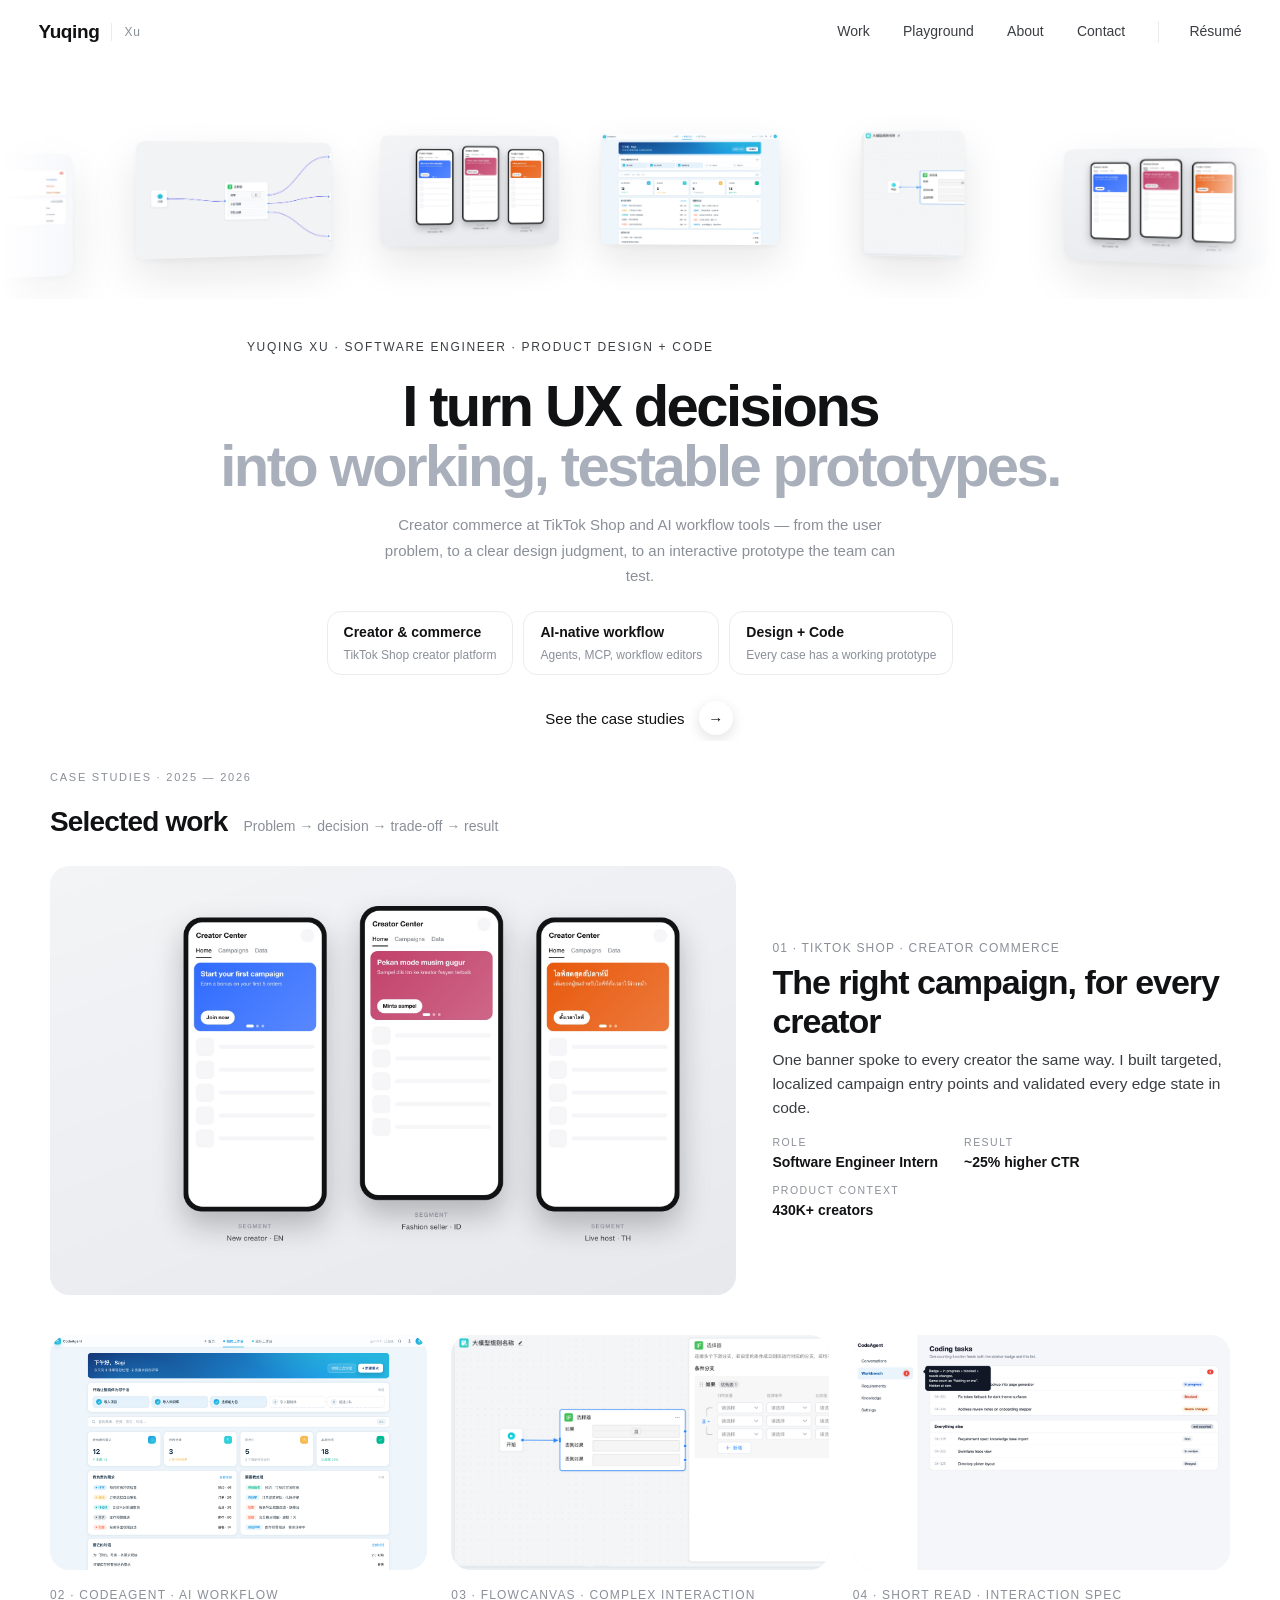
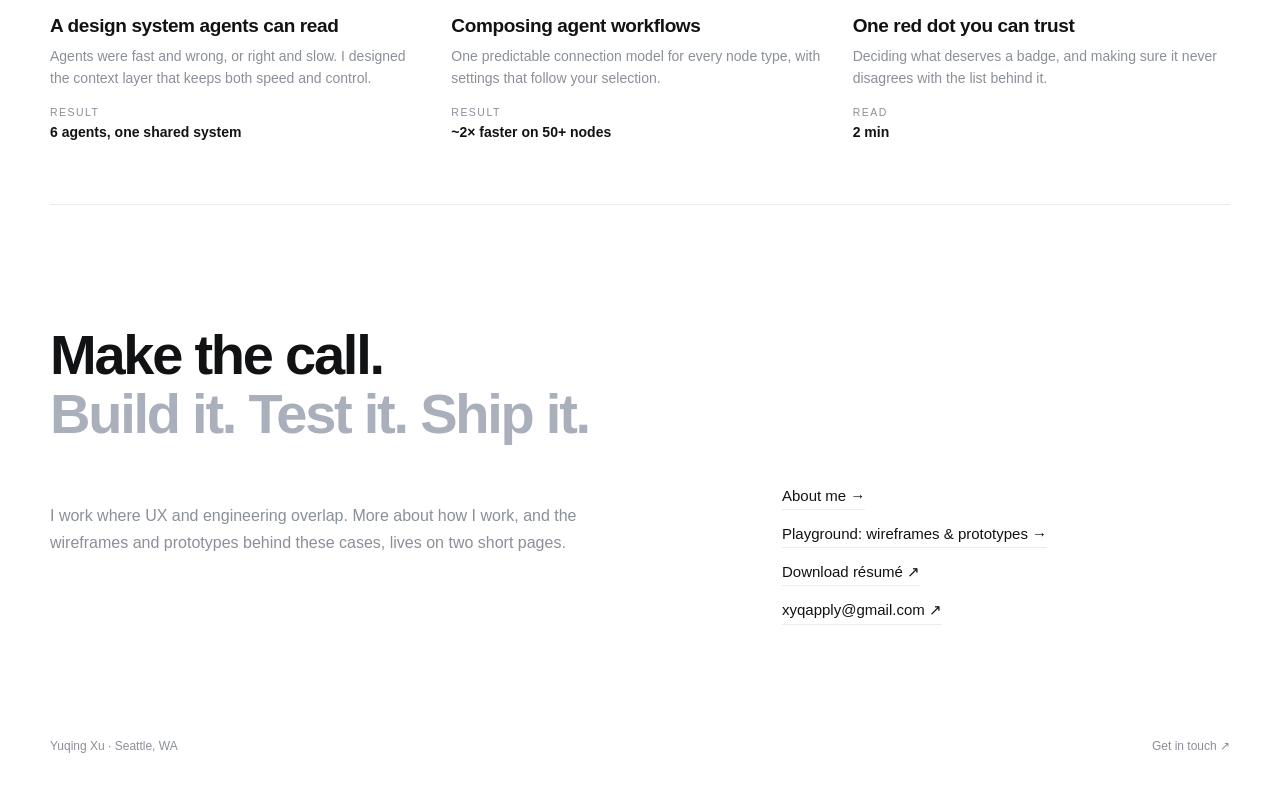
<file: index.html>
<!doctype html>
<html lang="en">
<head>
  <meta charset="utf-8">
  <meta name="viewport" content="width=device-width, initial-scale=1">
  <meta name="description" content="Yuqing Xu — software engineer who turns UX decisions into working, testable prototypes. Case studies in creator products, AI design systems, and agent workflow tools.">
  <title>Yuqing Xu — Product Design + Code</title>
  <link rel="icon" href="data:image/svg+xml,%3Csvg xmlns='http://www.w3.org/2000/svg' viewBox='0 0 64 64'%3E%3Crect width='64' height='64' rx='14' fill='%23111'/%3E%3Ctext x='32' y='42' font-family='Helvetica' font-size='26' font-weight='bold' fill='white' text-anchor='middle'%3EYX%3C/text%3E%3C/svg%3E">
  <link rel="stylesheet" href="styles.css?v=3">
  <noscript><style>.reveal{opacity:1!important;transform:none!important}.ring-card{position:static!important;transform:none!important;opacity:1!important}</style></noscript>
</head>
<body>
  <header class="site-header">
    <a class="brand" href="#top" aria-label="Back to top"><b>Yuqing</b><span>Xu</span></a>
    <nav aria-label="Primary navigation">
      <a href="#work">Work</a>
      <a href="playground.html">Playground</a>
      <a href="about.html">About</a>
      <a href="mailto:xyqapply@gmail.com">Contact</a>
      <a class="nav-resume" href="Yuqing-Xu-Resume.pdf" target="_blank" rel="noopener">Résumé</a>
    </nav>
  </header>

  <main id="top">
    <section class="hero" aria-label="Introduction">
      <div class="ring-stage" id="ring-stage">
        <div class="ring" id="ring">
          <a class="ring-card" href="codeagent.html"><img src="assets/wf/11-dual-lens_04-team-home.jpg" alt="Team home wireframe"><span>Wireframes ↗</span></a>
          <a class="ring-card" href="codeagent.html"><img src="assets/prototype-login.png" alt="Login prototype"><span>Workspace entry ↗</span></a>
          <a class="ring-card" href="badge.html"><img src="assets/work/badge.jpg" alt="Attention badge"><span>One red dot ↗</span></a>
          <a class="ring-card" href="flowcanvas.html"><img src="assets/flowcanvas-routing.png?v=2" alt="Port routing"><span>Port model ↗</span></a>
          <a class="ring-card" href="tiktok.html"><img src="assets/work/tiktok-cover.jpg" alt="Creator home screens"><span>TikTok Shop creators ↗</span></a>
          <a class="ring-card" href="codeagent.html"><img src="assets/prototype-hifi.png" alt="Dashboard prototype"><span>CodeAgent hi-fi ↗</span></a>
          <a class="ring-card tall" href="flowcanvas.html"><img src="assets/flowcanvas-property-panel.png" alt="FlowCanvas"><span>FlowCanvas ↗</span></a>
          <a class="ring-card" href="tiktok.html"><img src="assets/work/tiktok-cover.jpg" alt="Localized carousel" style="object-position:center"><span>Localized carousel ↗</span></a>
          <a class="ring-card" href="codeagent.html"><img src="assets/prototype-inbox.png" alt="Inbox prototype"><span>Inbox triage ↗</span></a>
          <a class="ring-card" href="codeagent.html"><img src="assets/wf/10-product-fusion_01-fused-workbench.jpg" alt="Fused workbench wireframe"><span>Fused workbench ↗</span></a>
        </div>
      </div>

      <div class="hero-copy">
        <p class="hero-name">Yuqing Xu · Software Engineer · Product Design + Code</p>
        <h1>I turn UX decisions<br><span>into working, testable prototypes.</span></h1>
        <p>Creator commerce at TikTok Shop and AI workflow tools — from the user problem, to a clear design judgment, to an interactive prototype the team can test.</p>
        <ul class="hero-tags" aria-label="Focus areas">
          <li><b>Creator &amp; commerce</b>TikTok Shop creator platform</li>
          <li><b>AI-native workflow</b>Agents, MCP, workflow editors</li>
          <li><b>Design + Code</b>Every case has a working prototype</li>
        </ul>
        <a class="pill-link" href="#work">See the case studies <i>→</i></a>
      </div>
    </section>

    <section id="work" class="case-index shell">
      <p class="kicker">CASE STUDIES · 2025 — 2026</p>
      <h2 class="work-head">Selected work <span>Problem → decision → trade-off → result</span></h2>
      <div class="case-cards">
        <a class="case-card featured reveal" href="tiktok.html">
          <div class="img"><img src="assets/work/tiktok-cover.jpg" alt="Three creator home screens with targeted, localized campaigns"></div>
          <div class="cc-body">
            <small>01 · TIKTOK SHOP · CREATOR COMMERCE</small>
            <h3>The right campaign, for every creator</h3>
            <p>One banner spoke to every creator the same way. I built targeted, localized campaign entry points and validated every edge state in code.</p>
            <dl class="cc-meta"><div><dt>Role</dt><dd>Software Engineer Intern</dd></div><div><dt>Result</dt><dd>~25% higher CTR</dd></div><div><dt>Product context</dt><dd>430K+ creators</dd></div></dl>
          </div>
        </a>
        <a class="case-card reveal" href="codeagent.html">
          <div class="img"><img src="assets/prototype-hifi.png" alt="CodeAgent workbench prototype"></div>
          <small>02 · CODEAGENT · AI WORKFLOW</small>
          <h3>A design system agents can read</h3>
          <p>Agents were fast and wrong, or right and slow. I designed the context layer that keeps both speed and control.</p>
          <dl class="cc-meta"><div><dt>Result</dt><dd>6 agents, one shared system</dd></div></dl>
        </a>
        <a class="case-card reveal" href="flowcanvas.html">
          <div class="img"><img src="assets/flowcanvas-property-panel.png" alt="FlowCanvas editor"></div>
          <small>03 · FLOWCANVAS · COMPLEX INTERACTION</small>
          <h3>Composing agent workflows</h3>
          <p>One predictable connection model for every node type, with settings that follow your selection.</p>
          <dl class="cc-meta"><div><dt>Result</dt><dd>~2× faster on 50+ nodes</dd></div></dl>
        </a>
        <a class="case-card reveal" href="badge.html">
          <div class="img"><img src="assets/work/badge.jpg" alt="Sidebar attention badge"></div>
          <small>04 · SHORT READ · INTERACTION SPEC</small>
          <h3>One red dot you can trust</h3>
          <p>Deciding what deserves a badge, and making sure it never disagrees with the list behind it.</p>
          <dl class="cc-meta"><div><dt>Read</dt><dd>2 min</dd></div></dl>
        </a>
      </div>
    </section>

    <section class="closing shell">
      <h2 class="display">Make the call.<br><span>Build it. Test it. Ship it.</span></h2>
      <div class="closing-grid">
        <p class="lede">I work where UX and engineering overlap. More about how I work, and the wireframes and prototypes behind these cases, lives on two short pages.</p>
        <div class="closing-links">
          <a href="about.html">About me →</a>
          <a href="playground.html">Playground: wireframes &amp; prototypes →</a>
          <a href="Yuqing-Xu-Resume.pdf" target="_blank" rel="noopener">Download résumé ↗</a>
          <a href="mailto:xyqapply@gmail.com">xyqapply@gmail.com ↗</a>
        </div>
      </div>
    </section>
  </main>

  <footer class="site-footer shell"><span>Yuqing Xu · Seattle, WA</span><a href="mailto:xyqapply@gmail.com">Get in touch ↗</a></footer>
  <script src="app.js?v=3"></script>
</body>
</html>
</file>
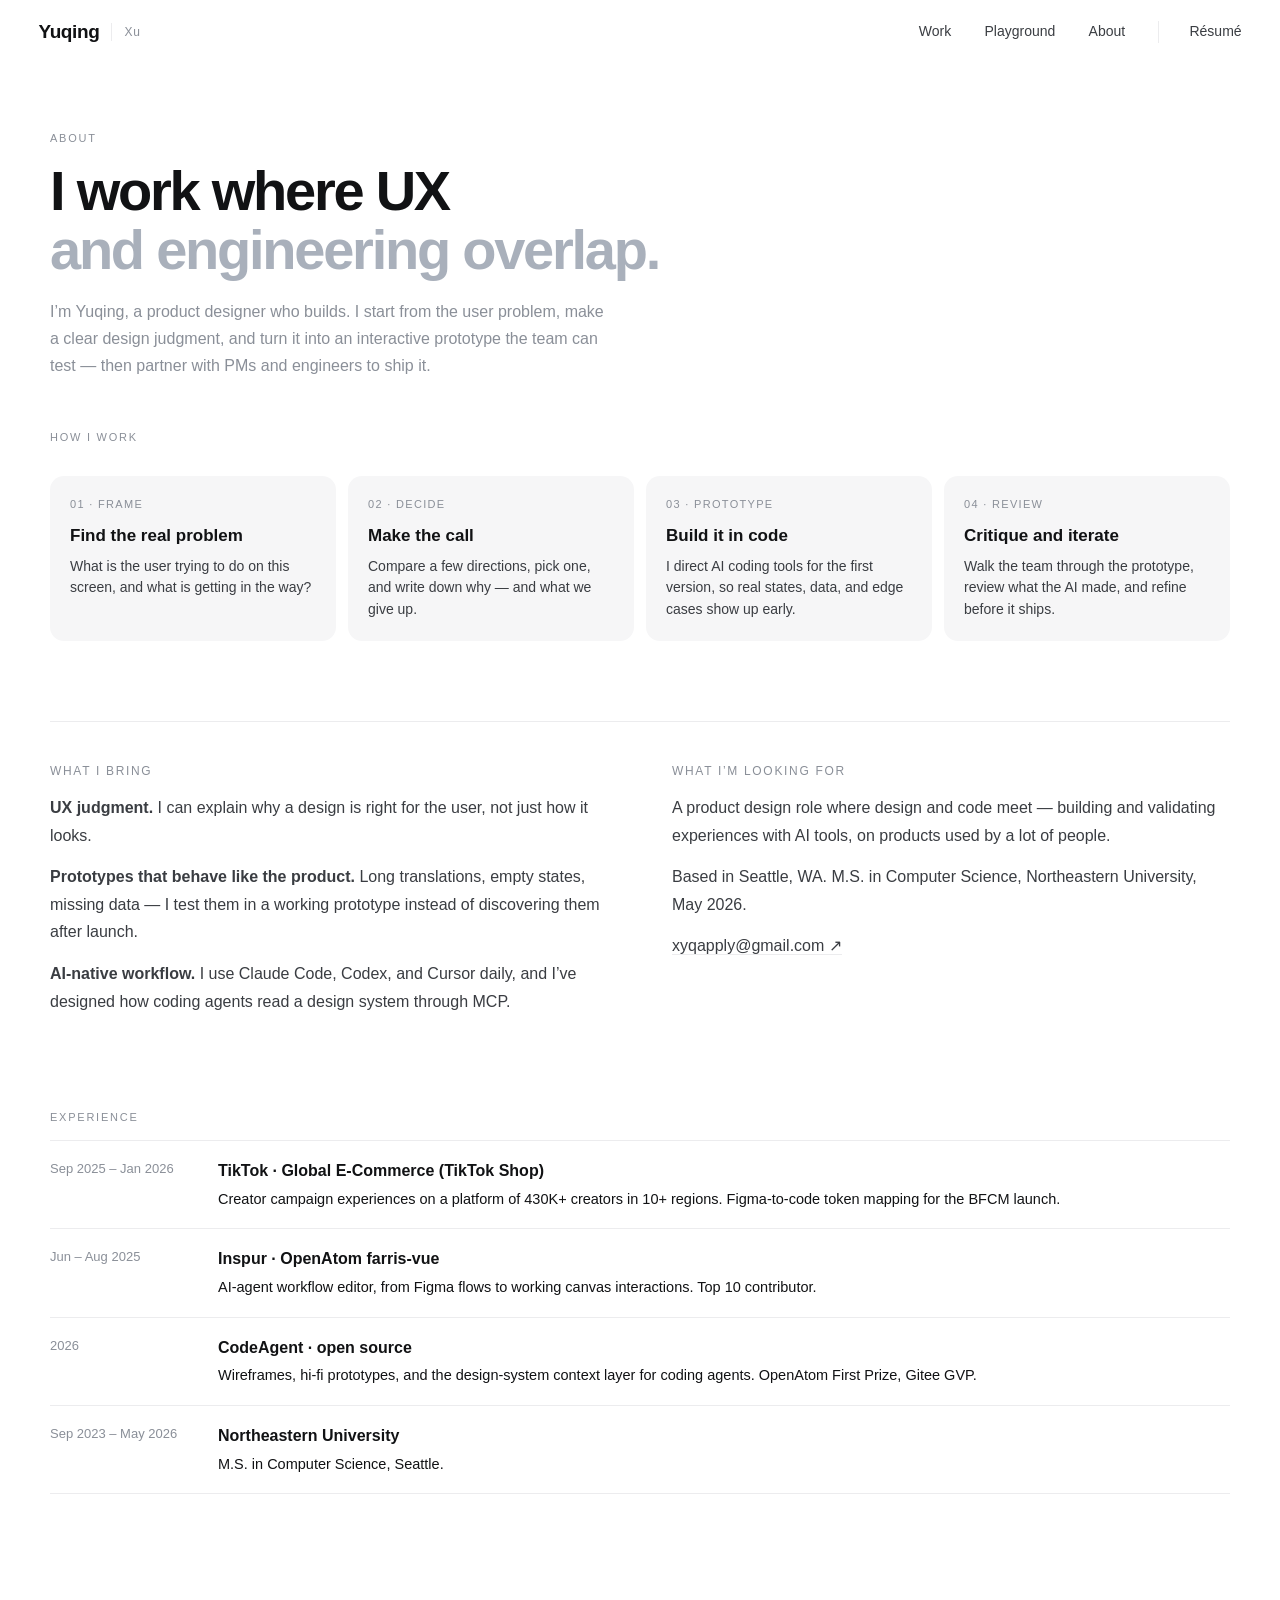
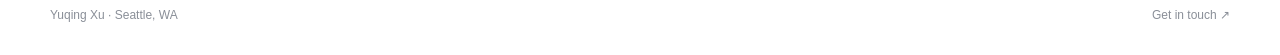
<file: about.html>
<!doctype html>
<html lang="en">
<head>
  <meta charset="utf-8">
  <meta name="viewport" content="width=device-width, initial-scale=1">
  <meta name="description" content="About Yuqing Xu — product designer who prototypes in code.">
  <title>About — Yuqing Xu</title>
  <link rel="icon" href="data:image/svg+xml,%3Csvg xmlns='http://www.w3.org/2000/svg' viewBox='0 0 64 64'%3E%3Crect width='64' height='64' rx='14' fill='%23111'/%3E%3Ctext x='32' y='42' font-family='Helvetica' font-size='26' font-weight='bold' fill='white' text-anchor='middle'%3EYX%3C/text%3E%3C/svg%3E">
  <link rel="stylesheet" href="styles.css?v=3">
  <noscript><style>.reveal{opacity:1!important;transform:none!important}</style></noscript>
</head>
<body>
  <header class="site-header">
    <a class="brand" href="index.html" aria-label="Home"><b>Yuqing</b><span>Xu</span></a>
    <nav aria-label="Primary navigation">
      <a href="index.html#work">Work</a>
      <a href="playground.html">Playground</a>
      <a href="about.html">About</a>
      <a class="nav-resume" href="Yuqing-Xu-Resume.pdf" target="_blank" rel="noopener">Résumé</a>
    </nav>
  </header>

  <main class="shell">
    <section class="about-hero">
      <p class="kicker">ABOUT</p>
      <h1 class="display">I work where UX<br><span>and engineering overlap.</span></h1>
      <p class="lede">I’m Yuqing, a product designer who builds. I start from the user problem, make a clear design judgment, and turn it into an interactive prototype the team can test — then partner with PMs and engineers to ship it.</p>
    </section>

    <section class="reveal">
      <p class="kicker">HOW I WORK</p>
      <div class="loop">
        <div><small>01 · FRAME</small><b>Find the real problem</b><p>What is the user trying to do on this screen, and what is getting in the way?</p></div>
        <div><small>02 · DECIDE</small><b>Make the call</b><p>Compare a few directions, pick one, and write down why — and what we give up.</p></div>
        <div><small>03 · PROTOTYPE</small><b>Build it in code</b><p>I direct AI coding tools for the first version, so real states, data, and edge cases show up early.</p></div>
        <div><small>04 · REVIEW</small><b>Critique and iterate</b><p>Walk the team through the prototype, review what the AI made, and refine before it ships.</p></div>
      </div>
    </section>

    <section class="about-grid reveal">
      <div>
        <h3>WHAT I BRING</h3>
        <p><b>UX judgment.</b> I can explain why a design is right for the user, not just how it looks.</p>
        <p><b>Prototypes that behave like the product.</b> Long translations, empty states, missing data — I test them in a working prototype instead of discovering them after launch.</p>
        <p><b>AI-native workflow.</b> I use Claude Code, Codex, and Cursor daily, and I’ve designed how coding agents read a design system through MCP.</p>
      </div>
      <div>
        <h3>WHAT I’M LOOKING FOR</h3>
        <p>A product design role where design and code meet — building and validating experiences with AI tools, on products used by a lot of people.</p>
        <p>Based in Seattle, WA. M.S. in Computer Science, Northeastern University, May 2026.</p>
        <p><a href="mailto:xyqapply@gmail.com" style="border-bottom:1px solid var(--line)">xyqapply@gmail.com ↗</a></p>
      </div>
    </section>

    <section class="reveal" style="padding-bottom:90px">
      <p class="kicker">EXPERIENCE</p>
      <ul class="timeline">
        <li><span>Sep 2025 – Jan 2026</span><div><b>TikTok · Global E-Commerce (TikTok Shop)</b><p>Creator campaign experiences on a platform of 430K+ creators in 10+ regions. Figma-to-code token mapping for the BFCM launch.</p></div></li>
        <li><span>Jun – Aug 2025</span><div><b>Inspur · OpenAtom farris-vue</b><p>AI-agent workflow editor, from Figma flows to working canvas interactions. Top 10 contributor.</p></div></li>
        <li><span>2026</span><div><b>CodeAgent · open source</b><p>Wireframes, hi-fi prototypes, and the design-system context layer for coding agents. OpenAtom First Prize, Gitee GVP.</p></div></li>
        <li><span>Sep 2023 – May 2026</span><div><b>Northeastern University</b><p>M.S. in Computer Science, Seattle.</p></div></li>
      </ul>
    </section>
  </main>

  <footer class="site-footer shell"><span>Yuqing Xu · Seattle, WA</span><a href="mailto:xyqapply@gmail.com">Get in touch ↗</a></footer>
  <script src="app.js?v=3"></script>
</body>
</html>
</file>
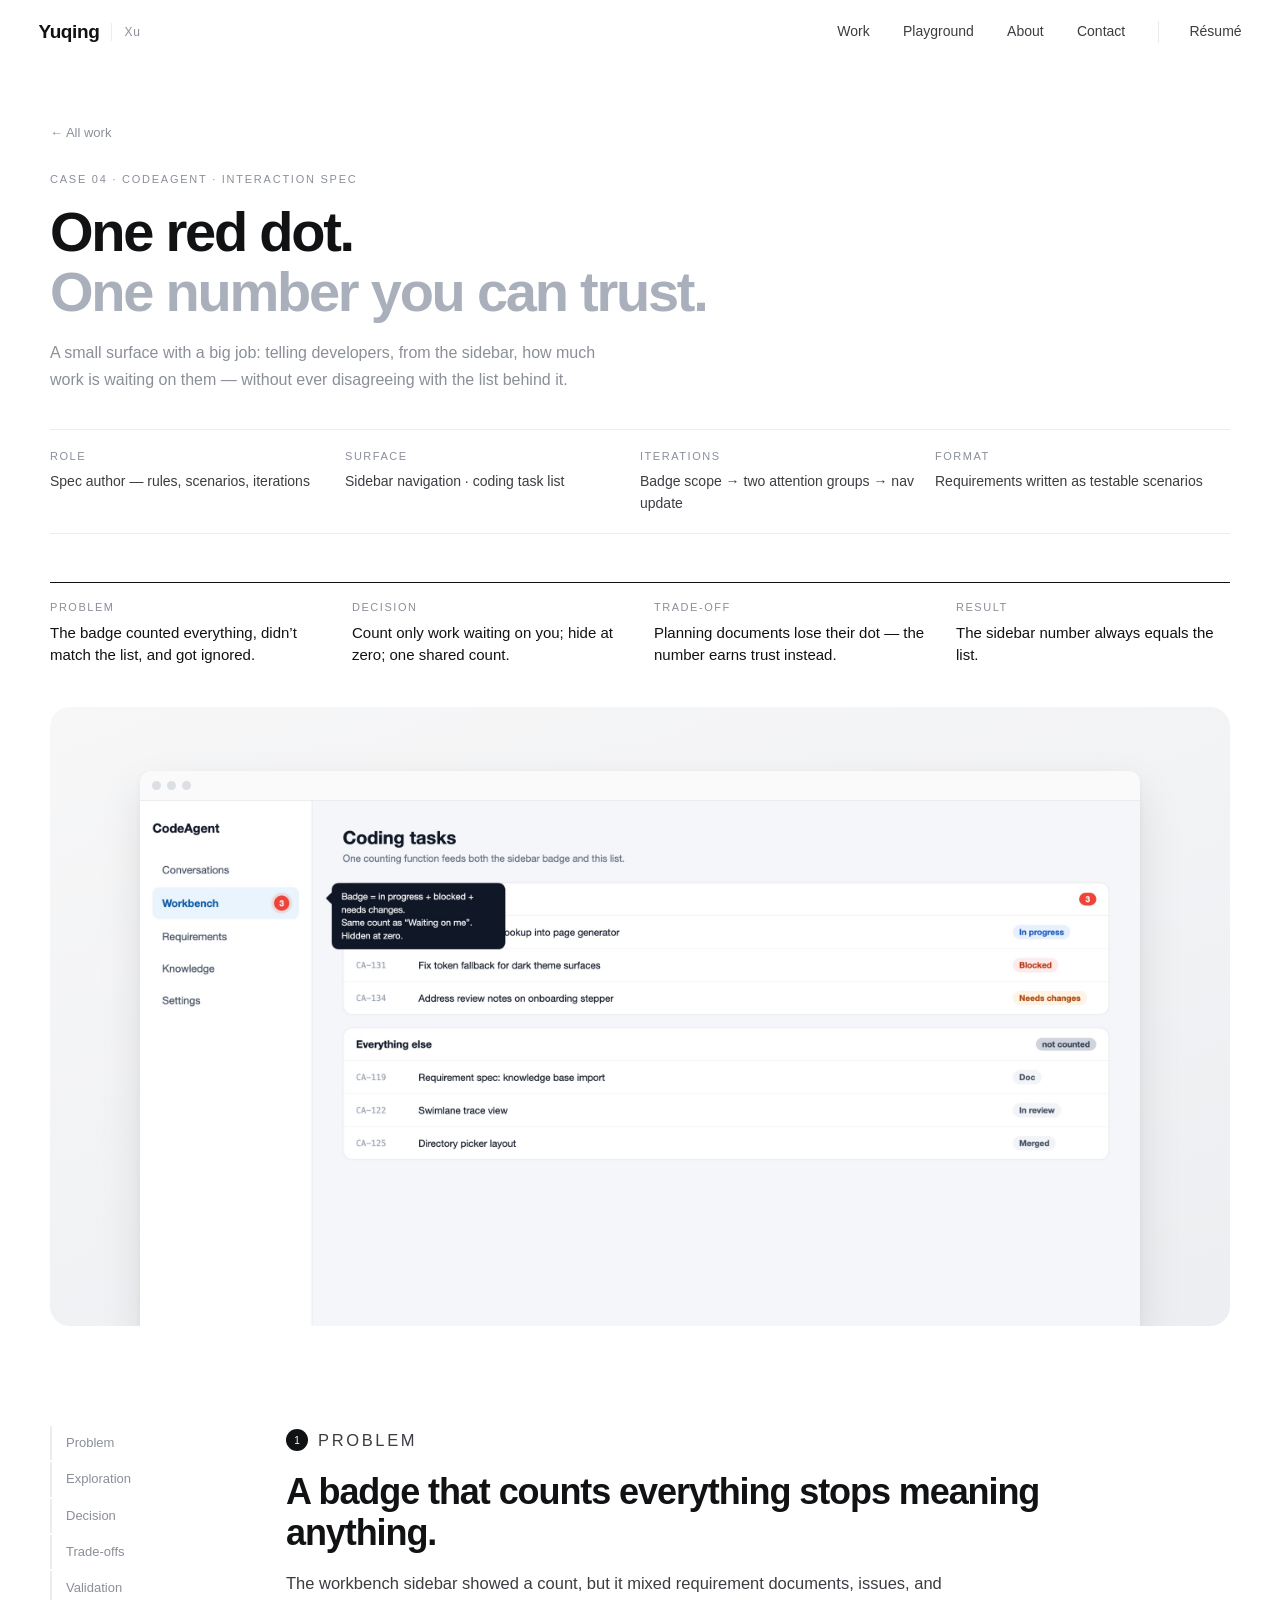
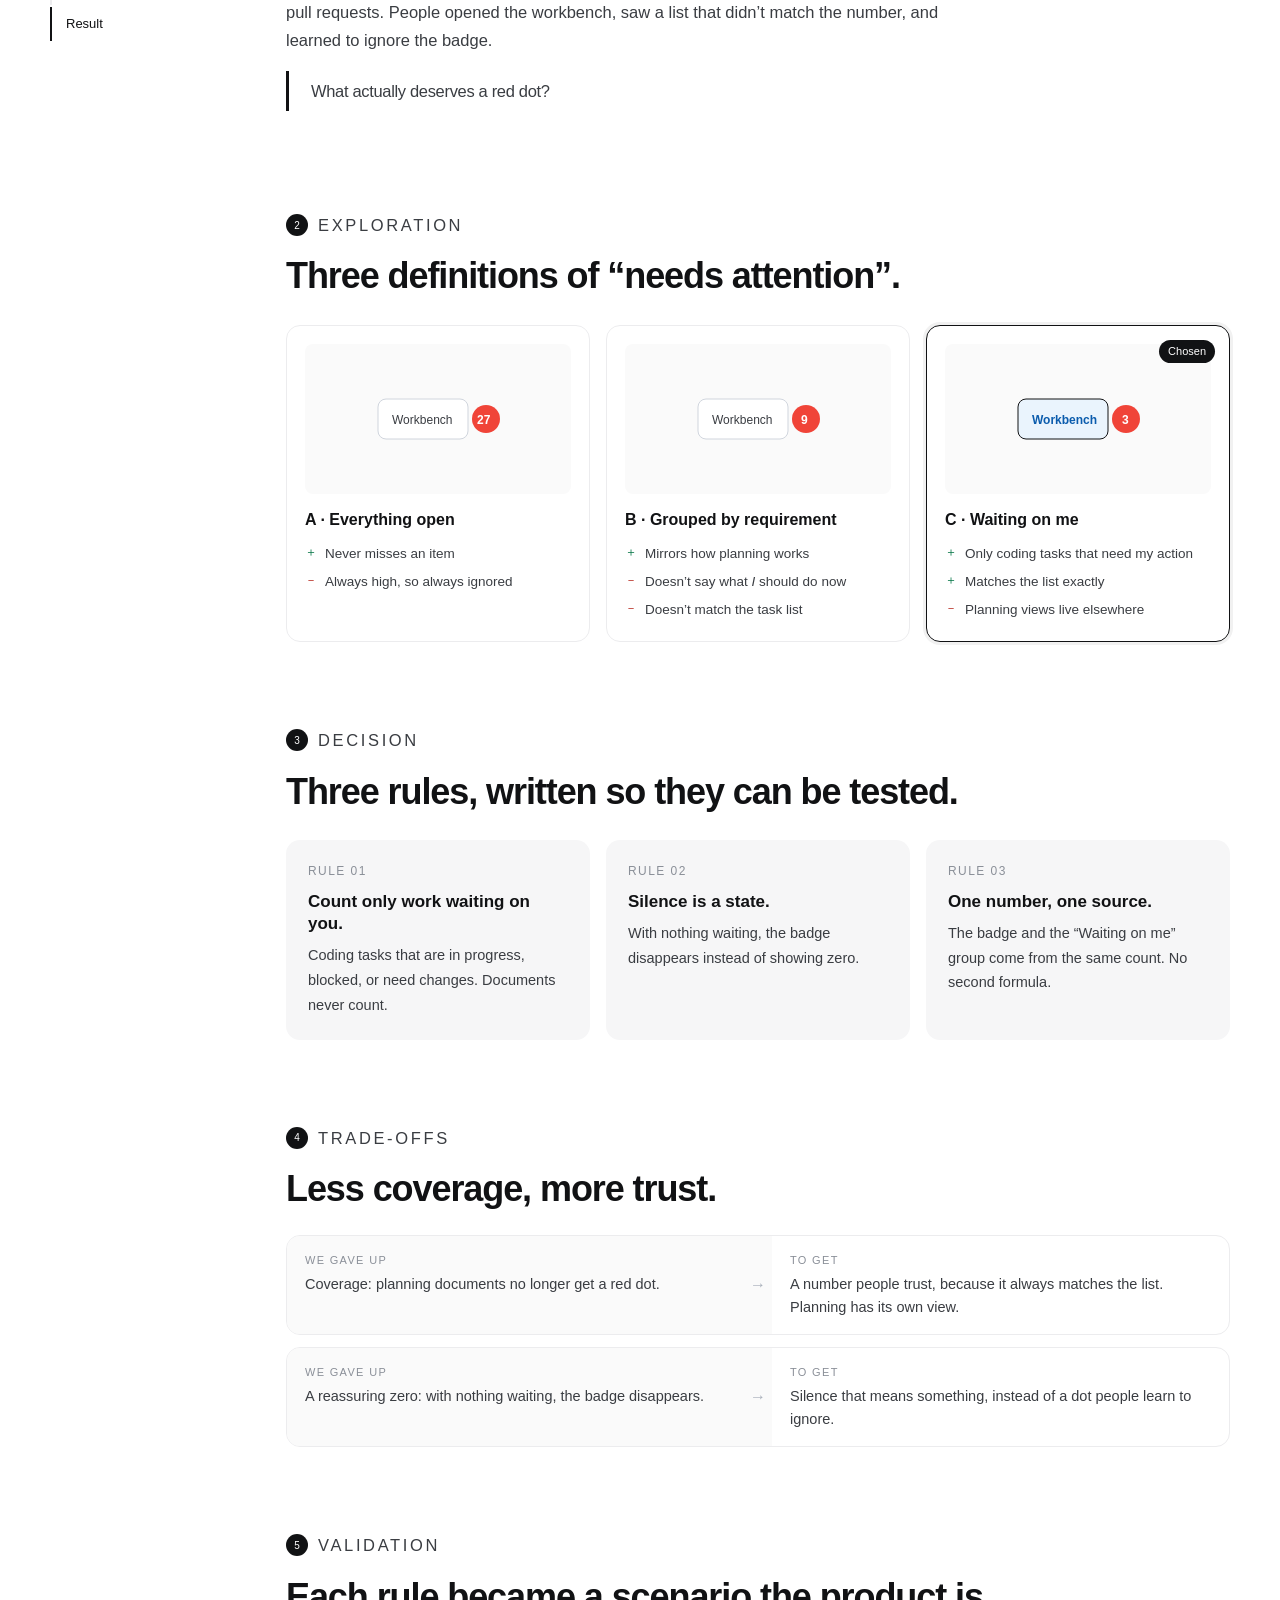
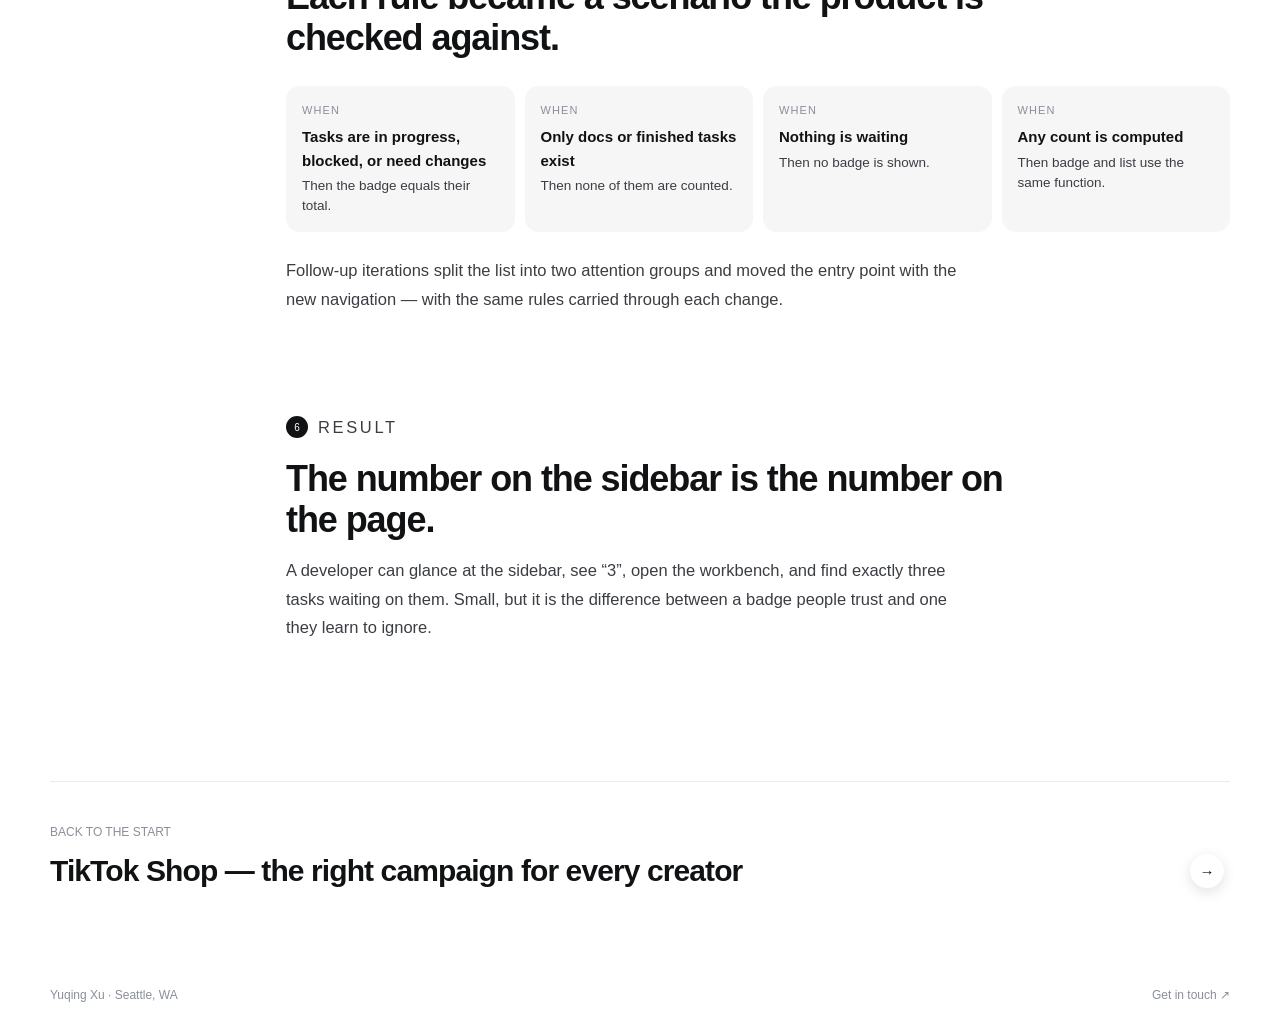
<file: badge.html>
<!doctype html>
<html lang="en">
<head>
  <meta charset="utf-8">
  <meta name="viewport" content="width=device-width, initial-scale=1">
  <meta name="description" content="Case study: designing a notification badge people can trust.">
  <title>One red dot you can trust — Yuqing Xu</title>
  <link rel="icon" href="data:image/svg+xml,%3Csvg xmlns='http://www.w3.org/2000/svg' viewBox='0 0 64 64'%3E%3Crect width='64' height='64' rx='14' fill='%23111'/%3E%3Ctext x='32' y='42' font-family='Helvetica' font-size='26' font-weight='bold' fill='white' text-anchor='middle'%3EYX%3C/text%3E%3C/svg%3E">
  <link rel="stylesheet" href="styles.css?v=3">
  <noscript><style>.reveal{opacity:1!important;transform:none!important}</style></noscript>
</head>
<body>
  <header class="site-header">
    <a class="brand" href="index.html" aria-label="Home"><b>Yuqing</b><span>Xu</span></a>
    <nav aria-label="Primary navigation">
      <a href="index.html#work">Work</a>
      <a href="playground.html">Playground</a>
      <a href="about.html">About</a>
      <a href="mailto:xyqapply@gmail.com">Contact</a>
      <a class="nav-resume" href="Yuqing-Xu-Resume.pdf" target="_blank" rel="noopener">Résumé</a>
    </nav>
  </header>

  <main>
    <section class="cs-hero shell">
      <a class="cs-back" href="index.html#work">← All work</a>
      <p class="kicker">CASE 04 · CODEAGENT · INTERACTION SPEC</p>
      <h1 class="display">One red dot.<br><span>One number you can trust.</span></h1>
      <p class="lede">A small surface with a big job: telling developers, from the sidebar, how much work is waiting on them — without ever disagreeing with the list behind it.</p>
      <dl class="facts" style="margin-top:36px">
        <div><dt>Role</dt><dd>Spec author — rules, scenarios, iterations</dd></div>
        <div><dt>Surface</dt><dd>Sidebar navigation · coding task list</dd></div>
        <div><dt>Iterations</dt><dd>Badge scope → two attention groups → nav update</dd></div>
        <div><dt>Format</dt><dd>Requirements written as testable scenarios</dd></div>
      </dl>
      <dl class="tldr"><div><dt>PROBLEM</dt><dd>The badge counted everything, didn’t match the list, and got ignored.</dd></div><div><dt>DECISION</dt><dd>Count only work waiting on you; hide at zero; one shared count.</dd></div><div><dt>TRADE-OFF</dt><dd>Planning documents lose their dot — the number earns trust instead.</dd></div><div><dt>RESULT</dt><dd>The sidebar number always equals the list.</dd></div></dl>
      <figure class="cs-cover stage"><div class="win"><span class="win-bar"><i></i><i></i><i></i></span><img src="assets/work/badge.jpg" alt="Sidebar with a red badge showing 3, next to a task list grouped into Waiting on me and Everything else"></div></figure>
    </section>

    <div class="cs-layout shell">
      <nav class="cs-toc" aria-label="Case study sections">
        <a href="#problem">Problem</a>
        <a href="#explore">Exploration</a>
        <a href="#rules">Decision</a>
        <a href="#tradeoff">Trade-offs</a>
        <a href="#test">Validation</a>
        <a href="#result">Result</a>
      </nav>
      <div>
        <section id="problem" class="cs-sec reveal">
          <p class="kicker"><span>1</span>PROBLEM</p>
          <h2>A badge that counts everything stops meaning anything.</h2>
          <p>The workbench sidebar showed a count, but it mixed requirement documents, issues, and pull requests. People opened the workbench, saw a list that didn’t match the number, and learned to ignore the badge.</p>
          <p class="pull">What actually deserves a red dot?</p>
        </section>

        <section id="explore" class="cs-sec reveal">
          <p class="kicker"><span>2</span>EXPLORATION</p>
          <h2>Three definitions of “needs attention”.</h2>
          <div class="options">
            <div class="option"><div class="viz"><svg viewBox="0 0 200 150" aria-hidden="true"><rect x="40" y="55" width="90" height="40" rx="8" fill="#fff" stroke="#d0d5dd"/><text x="54" y="80" font-family="-apple-system,Helvetica" font-size="12" fill="#3a3d42">Workbench</text><circle cx="148" cy="75" r="14" fill="#f04438"/><text x="139" y="80" font-family="-apple-system,Helvetica" font-size="12" fill="#fff" font-weight="700">27</text></svg></div><h4>A · Everything open</h4><ul><li class="pro">Never misses an item</li><li class="con">Always high, so always ignored</li></ul></div>
            <div class="option"><div class="viz"><svg viewBox="0 0 200 150" aria-hidden="true"><rect x="40" y="55" width="90" height="40" rx="8" fill="#fff" stroke="#d0d5dd"/><text x="54" y="80" font-family="-apple-system,Helvetica" font-size="12" fill="#3a3d42">Workbench</text><circle cx="148" cy="75" r="14" fill="#f04438"/><text x="143" y="80" font-family="-apple-system,Helvetica" font-size="12" fill="#fff" font-weight="700">9</text></svg></div><h4>B · Grouped by requirement</h4><ul><li class="pro">Mirrors how planning works</li><li class="con">Doesn’t say what <i>I</i> should do now</li><li class="con">Doesn’t match the task list</li></ul></div>
            <div class="option chosen"><span class="badge-pick">Chosen</span><div class="viz"><svg viewBox="0 0 200 150" aria-hidden="true"><rect x="40" y="55" width="90" height="40" rx="8" fill="#eaf4fd" stroke="#111214"/><text x="54" y="80" font-family="-apple-system,Helvetica" font-size="12" fill="#0b5cad" font-weight="600">Workbench</text><circle cx="148" cy="75" r="14" fill="#f04438"/><text x="144" y="80" font-family="-apple-system,Helvetica" font-size="12" fill="#fff" font-weight="700">3</text></svg></div><h4>C · Waiting on me</h4><ul><li class="pro">Only coding tasks that need my action</li><li class="pro">Matches the list exactly</li><li class="con">Planning views live elsewhere</li></ul></div>
          </div>
        </section>

        <section id="rules" class="cs-sec reveal">
          <p class="kicker"><span>3</span>DECISION</p>
          <h2>Three rules, written so they can be tested.</h2>
          <div class="insights">
            <div><b>RULE 01</b><h4>Count only work waiting on you.</h4><p>Coding tasks that are in progress, blocked, or need changes. Documents never count.</p></div>
            <div><b>RULE 02</b><h4>Silence is a state.</h4><p>With nothing waiting, the badge disappears instead of showing zero.</p></div>
            <div><b>RULE 03</b><h4>One number, one source.</h4><p>The badge and the “Waiting on me” group come from the same count. No second formula.</p></div>
          </div>
        </section>

        <section id="tradeoff" class="cs-sec reveal">
          <p class="kicker"><span>4</span>TRADE-OFFS</p>
          <h2>Less coverage, more trust.</h2>
          <div class="tradeoffs">
            <div><div class="gave"><h5>WE GAVE UP</h5><p>Coverage: planning documents no longer get a red dot.</p></div><em>→</em><div><h5>TO GET</h5><p>A number people trust, because it always matches the list. Planning has its own view.</p></div></div>
            <div><div class="gave"><h5>WE GAVE UP</h5><p>A reassuring zero: with nothing waiting, the badge disappears.</p></div><em>→</em><div><h5>TO GET</h5><p>Silence that means something, instead of a dot people learn to ignore.</p></div></div>
          </div>
        </section>

        <section id="test" class="cs-sec reveal">
          <p class="kicker"><span>5</span>VALIDATION</p>
          <h2>Each rule became a scenario the product is checked against.</h2>
          <div class="flowline">
            <div><small>WHEN</small><b>Tasks are in progress, blocked, or need changes</b><p>Then the badge equals their total.</p></div>
            <div><small>WHEN</small><b>Only docs or finished tasks exist</b><p>Then none of them are counted.</p></div>
            <div><small>WHEN</small><b>Nothing is waiting</b><p>Then no badge is shown.</p></div>
            <div><small>WHEN</small><b>Any count is computed</b><p>Then badge and list use the same function.</p></div>
          </div>
          <p style="margin-top:24px">Follow-up iterations split the list into two attention groups and moved the entry point with the new navigation — with the same rules carried through each change.</p>
        </section>

        <section id="result" class="cs-sec reveal">
          <p class="kicker"><span>6</span>RESULT</p>
          <h2>The number on the sidebar is the number on the page.</h2>
          <p>A developer can glance at the sidebar, see “3”, open the workbench, and find exactly three tasks waiting on them. Small, but it is the difference between a badge people trust and one they learn to ignore.</p>
        </section>
      </div>
    </div>

    <a class="next-case shell" href="tiktok.html"><div><small>BACK TO THE START</small><b>TikTok Shop — the right campaign for every creator</b></div><span class="pill-link"><i>→</i></span></a>
  </main>

  <footer class="site-footer shell"><span>Yuqing Xu · Seattle, WA</span><a href="mailto:xyqapply@gmail.com">Get in touch ↗</a></footer>
  <script src="app.js?v=3"></script>
</body>
</html>
</file>
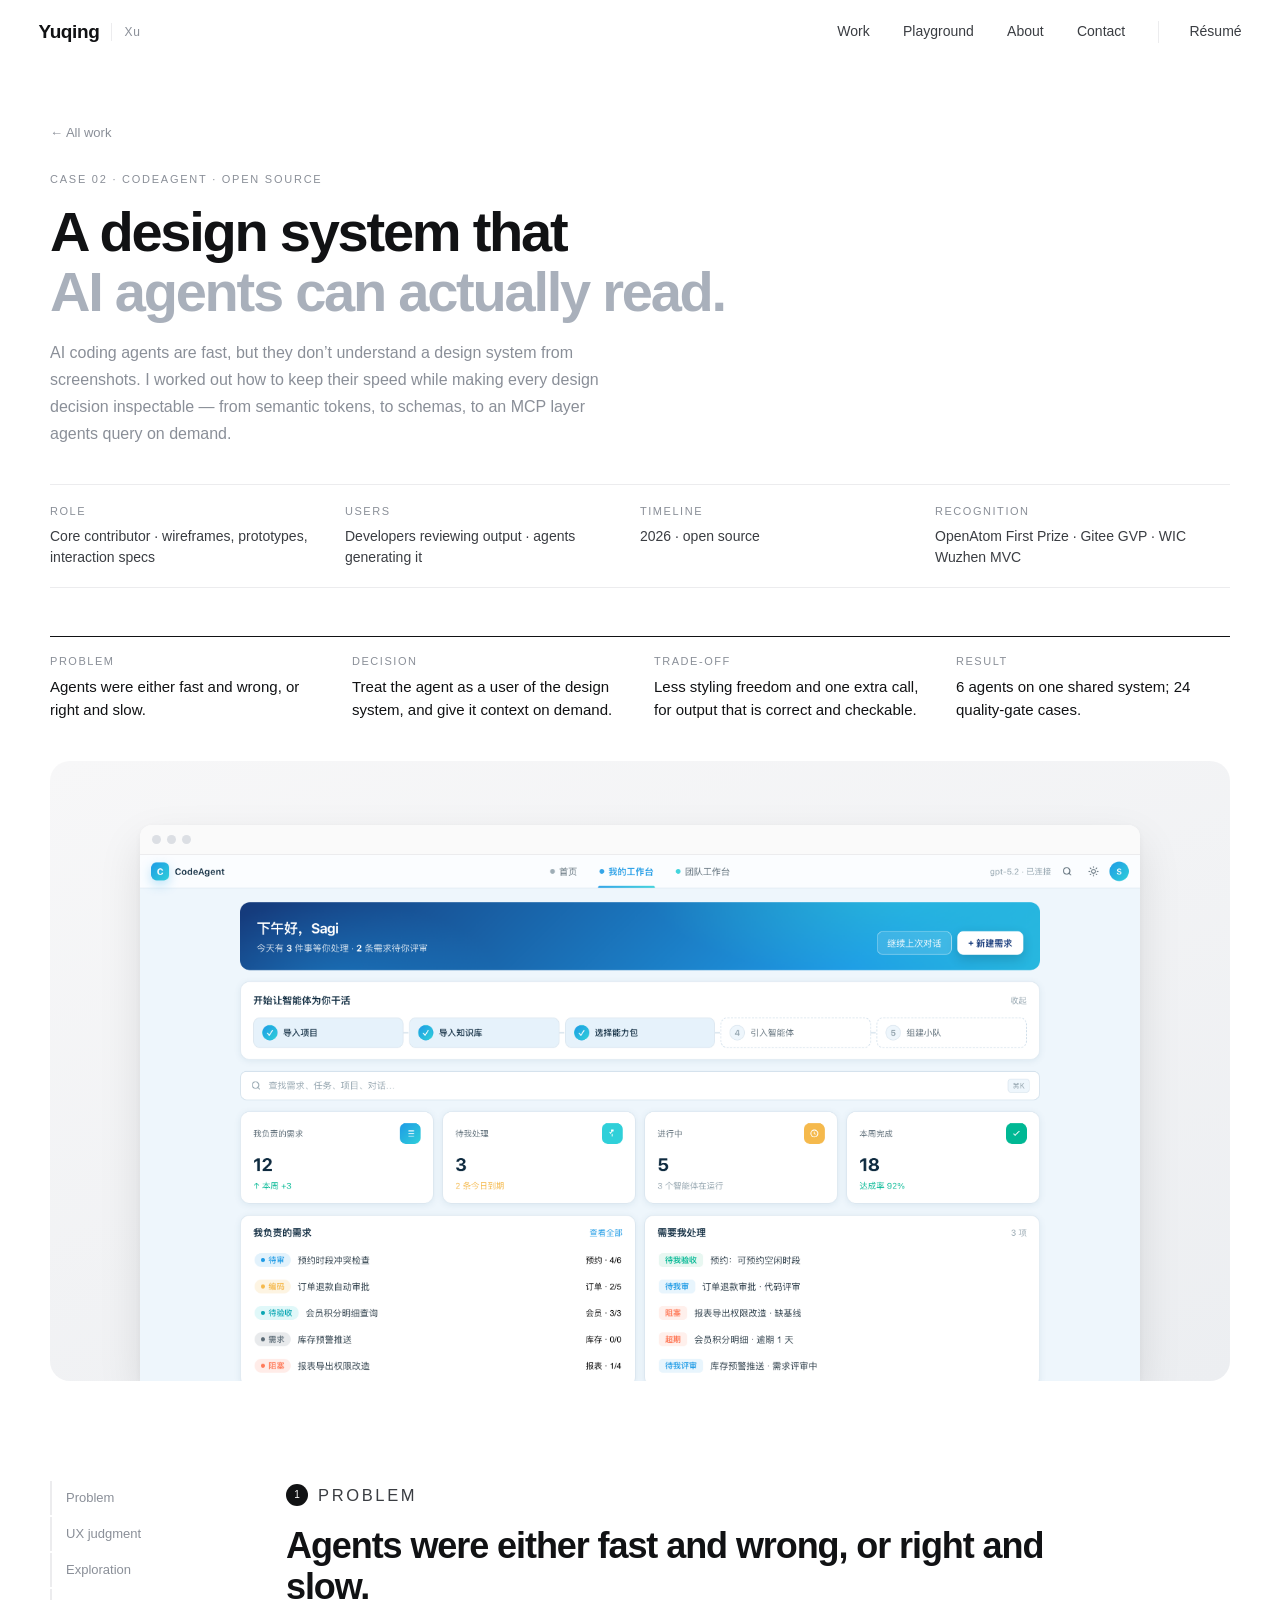
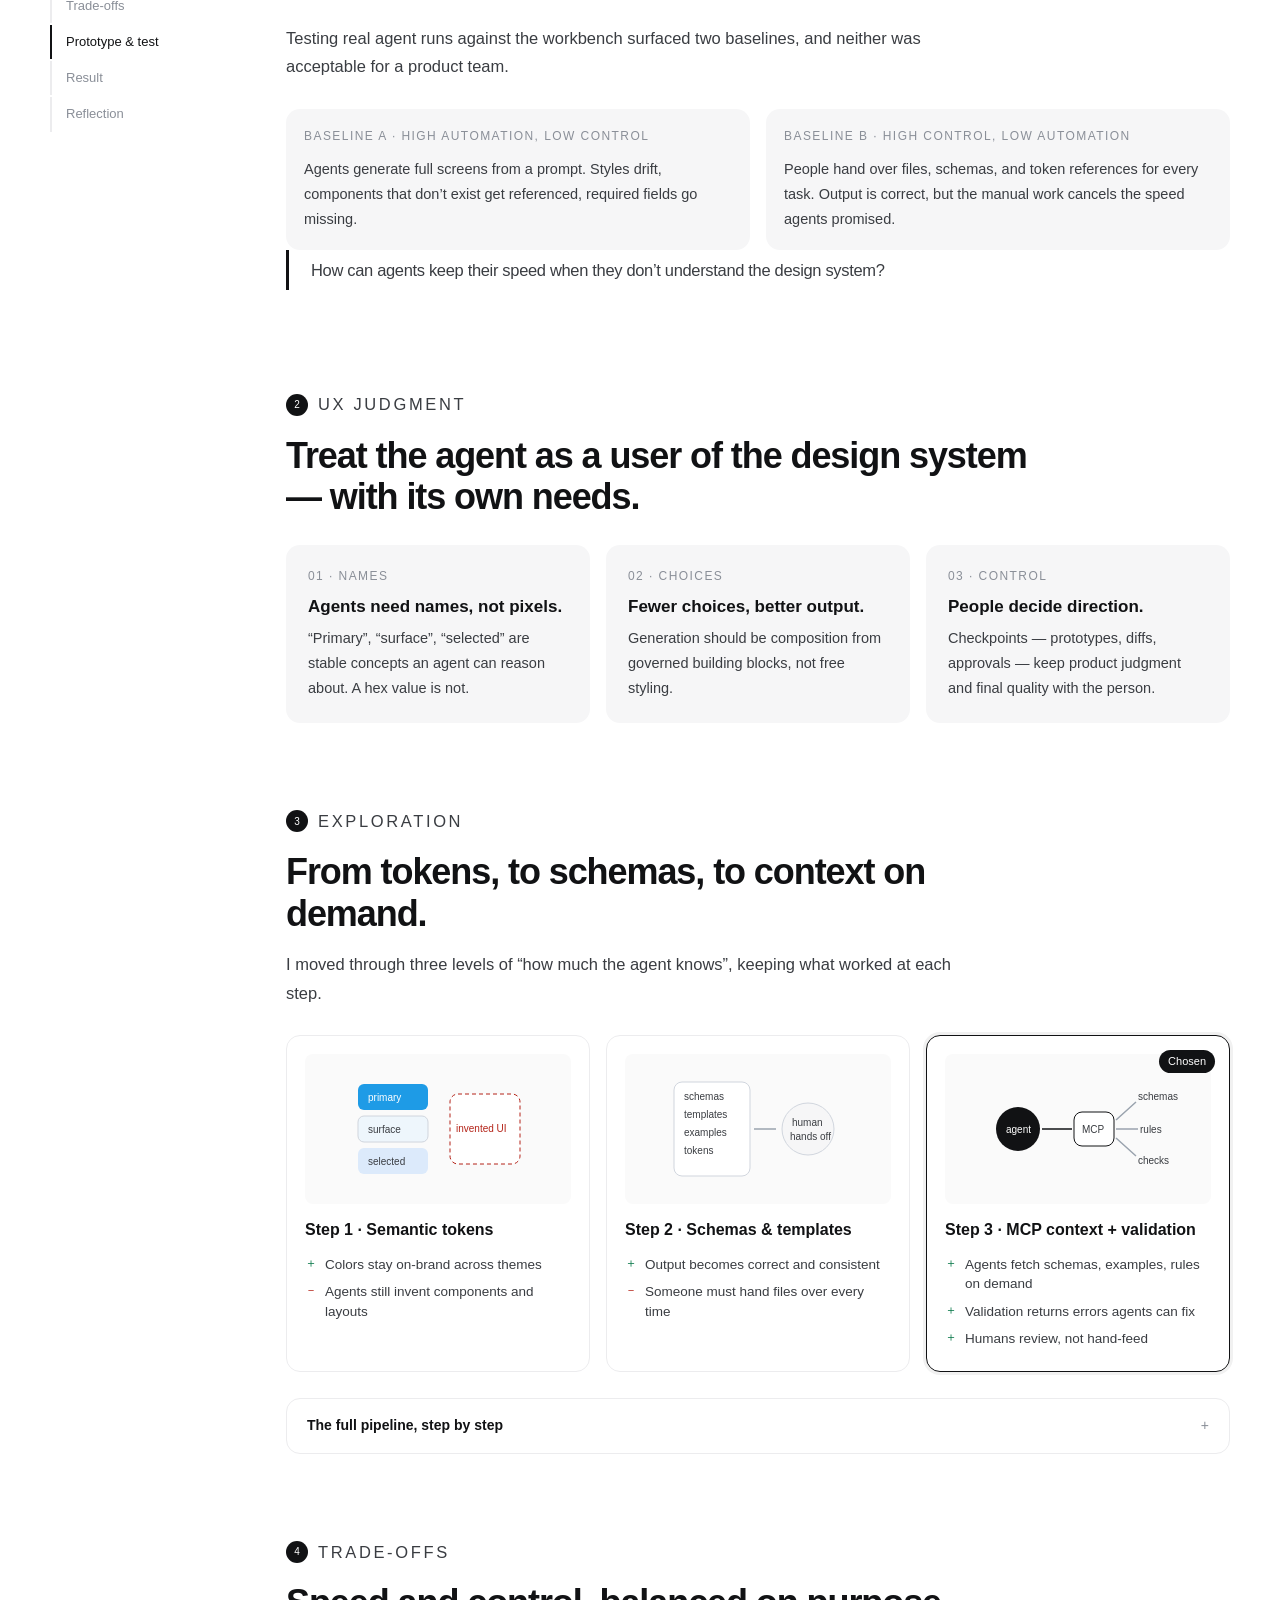
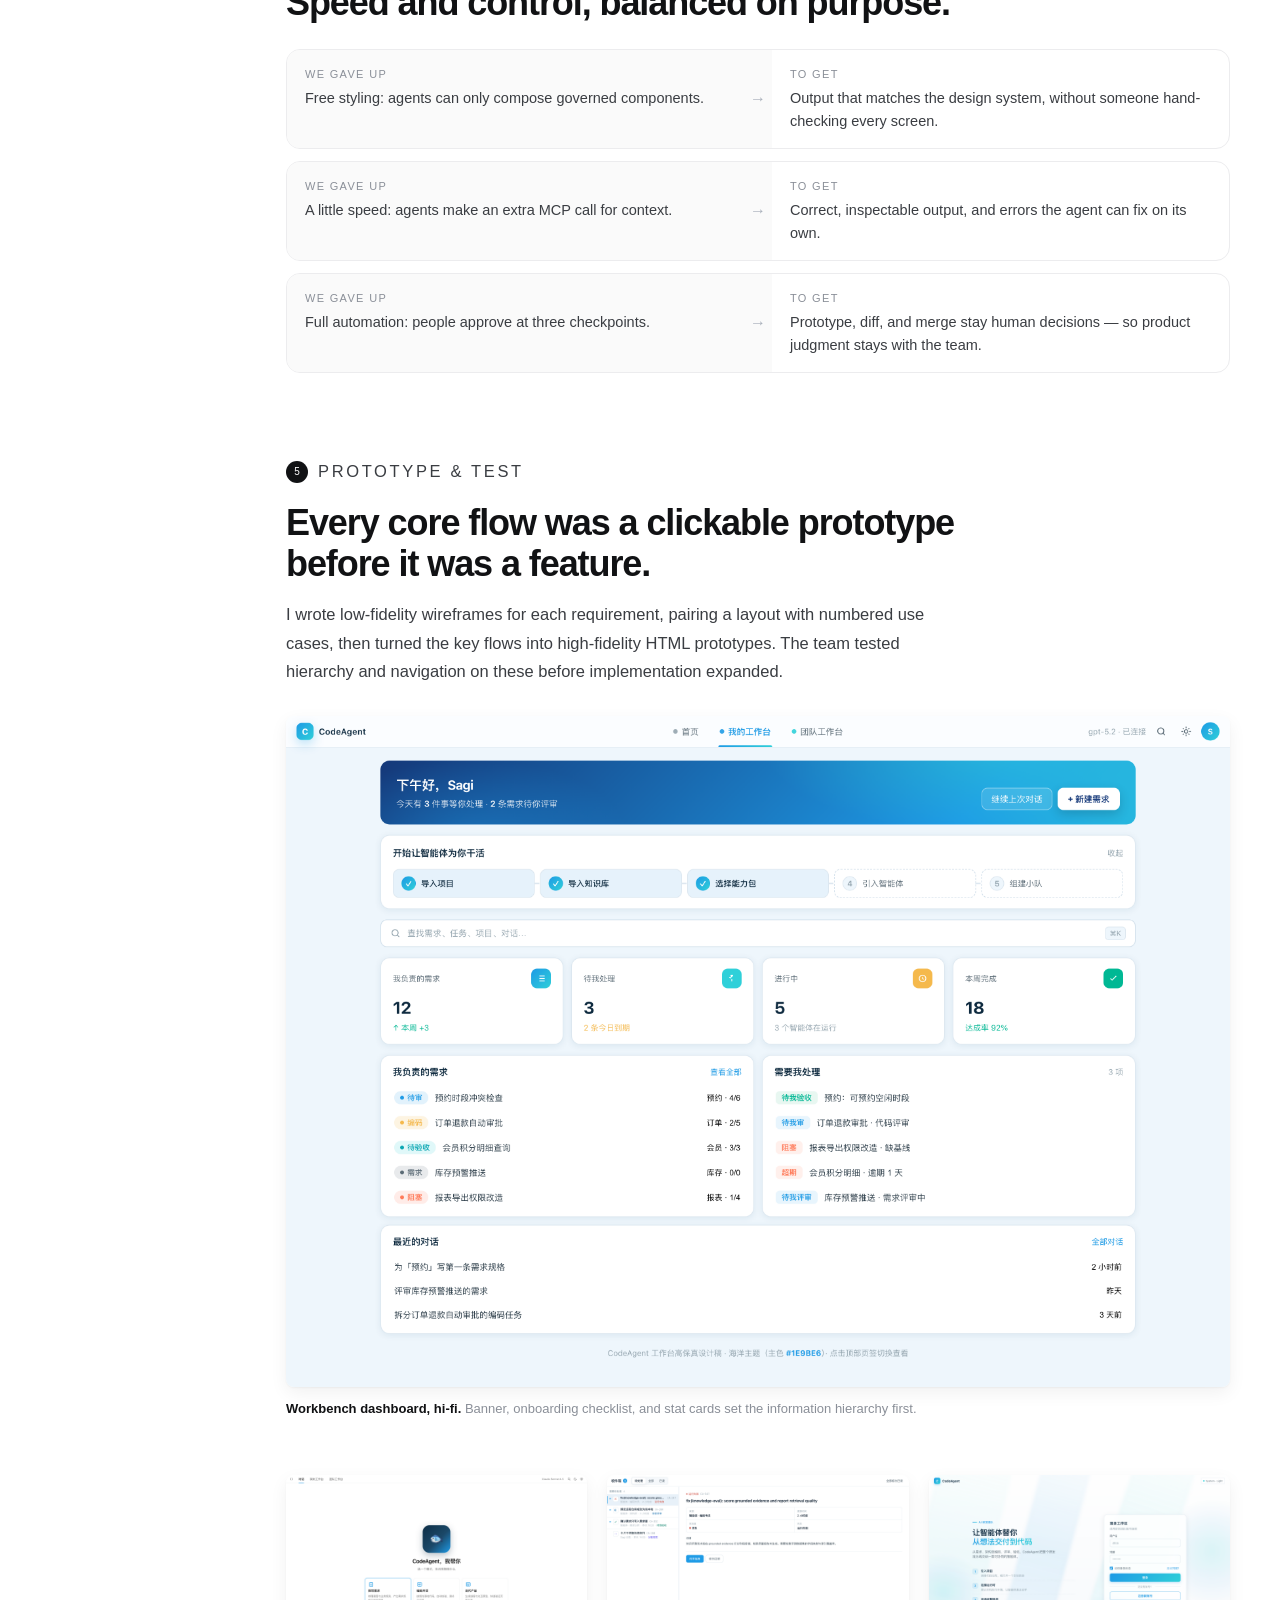
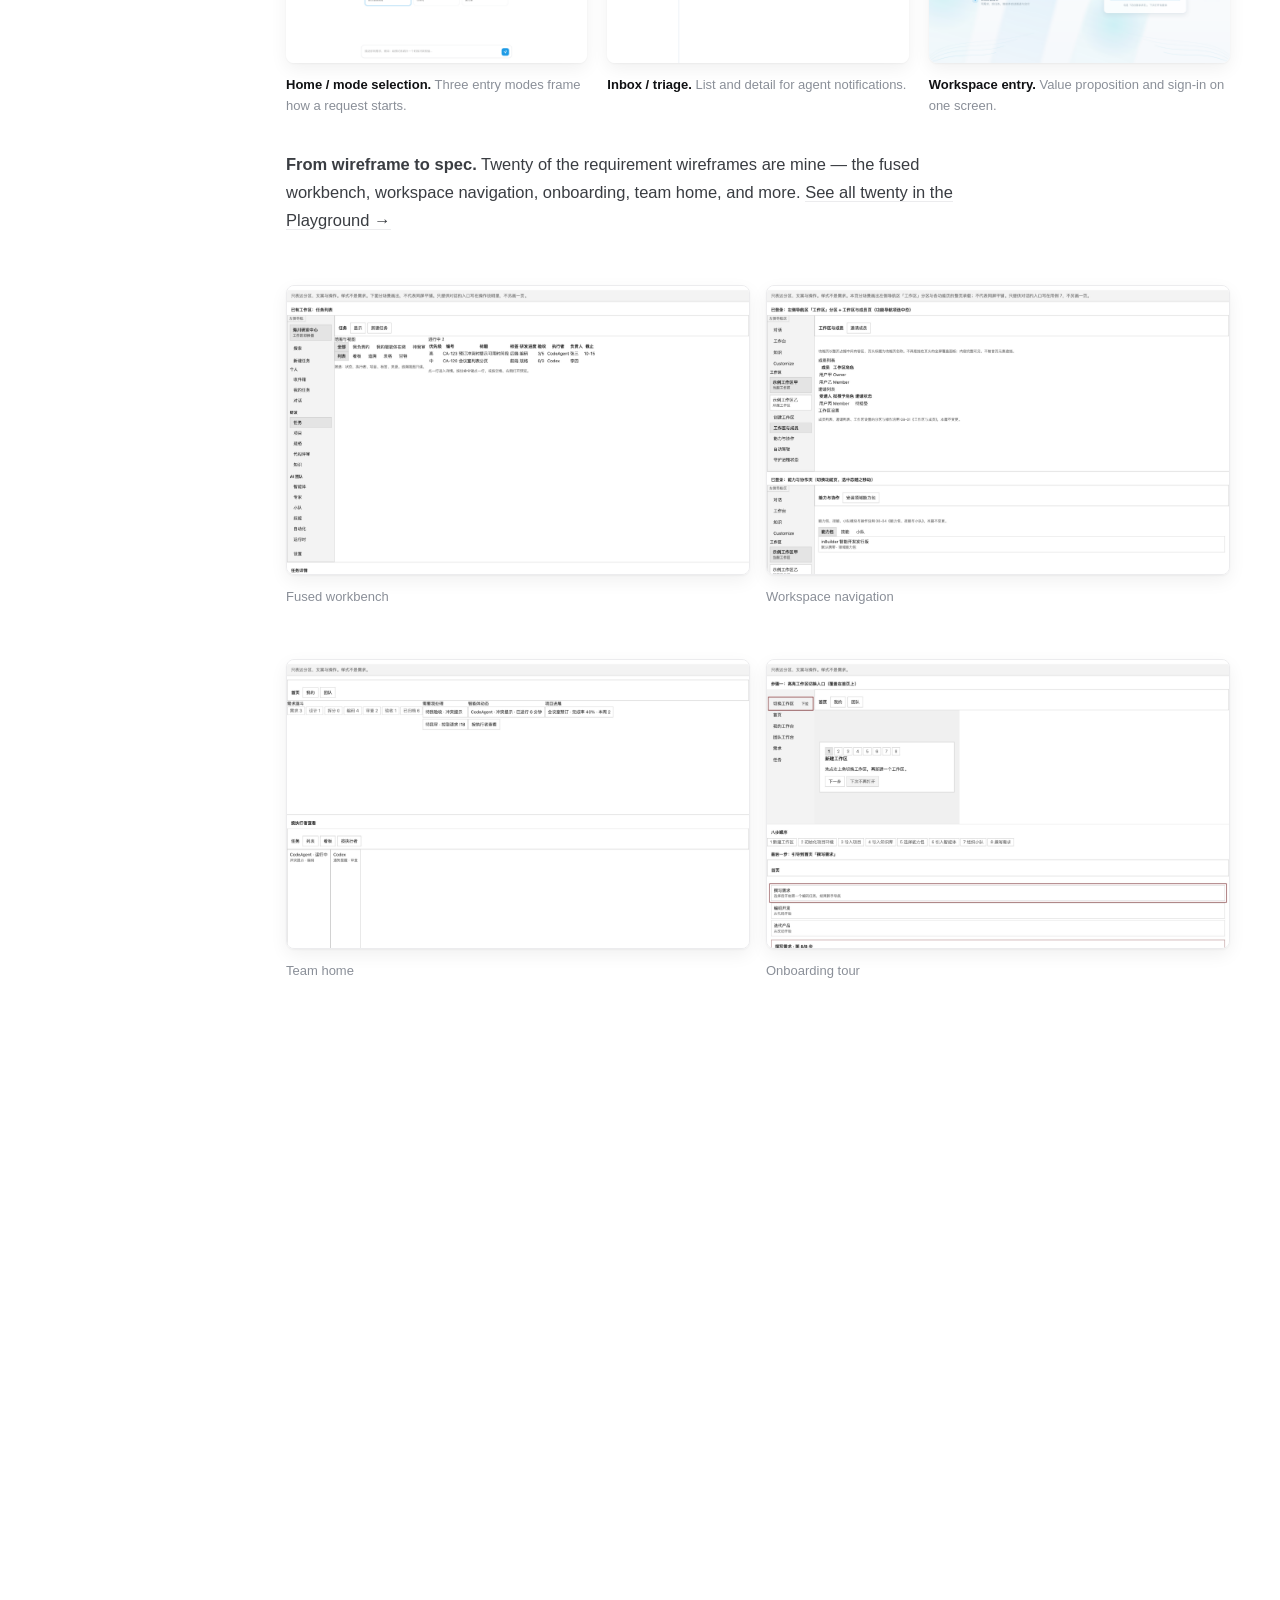
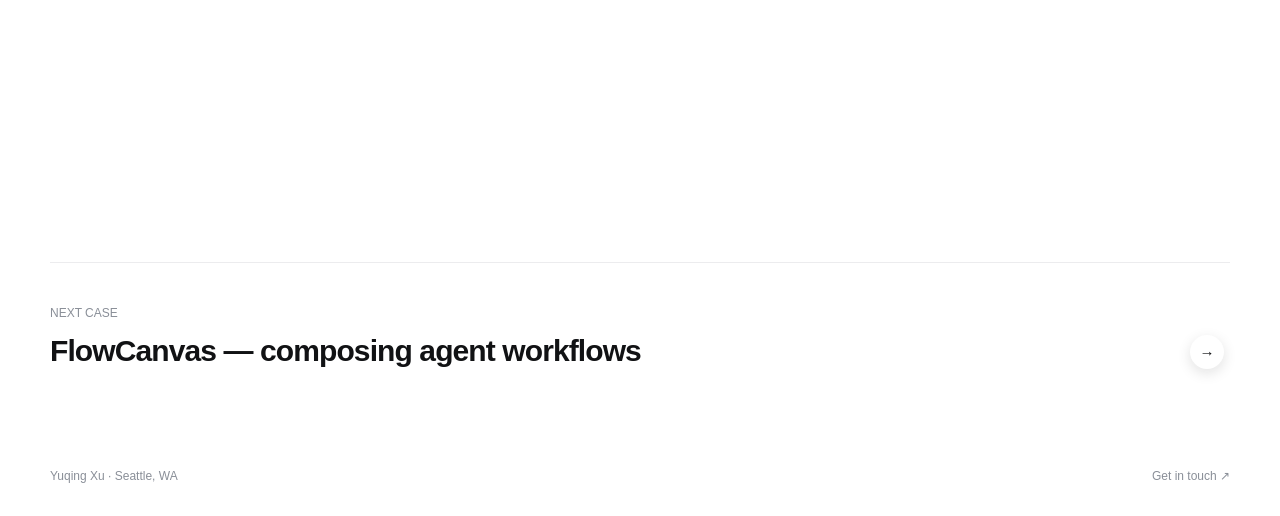
<file: codeagent.html>
<!doctype html>
<html lang="en">
<head>
  <meta charset="utf-8">
  <meta name="viewport" content="width=device-width, initial-scale=1">
  <meta name="description" content="Case study: turning a design system into constraints AI coding agents can read and follow.">
  <title>CodeAgent design system for agents — Yuqing Xu</title>
  <link rel="icon" href="data:image/svg+xml,%3Csvg xmlns='http://www.w3.org/2000/svg' viewBox='0 0 64 64'%3E%3Crect width='64' height='64' rx='14' fill='%23111'/%3E%3Ctext x='32' y='42' font-family='Helvetica' font-size='26' font-weight='bold' fill='white' text-anchor='middle'%3EYX%3C/text%3E%3C/svg%3E">
  <link rel="stylesheet" href="styles.css?v=3">
  <noscript><style>.reveal{opacity:1!important;transform:none!important}</style></noscript>
</head>
<body>
  <header class="site-header">
    <a class="brand" href="index.html" aria-label="Home"><b>Yuqing</b><span>Xu</span></a>
    <nav aria-label="Primary navigation">
      <a href="index.html#work">Work</a>
      <a href="playground.html">Playground</a>
      <a href="about.html">About</a>
      <a href="mailto:xyqapply@gmail.com">Contact</a>
      <a class="nav-resume" href="Yuqing-Xu-Resume.pdf" target="_blank" rel="noopener">Résumé</a>
    </nav>
  </header>

  <main>
    <section class="cs-hero shell">
      <a class="cs-back" href="index.html#work">← All work</a>
      <p class="kicker">CASE 02 · CODEAGENT · OPEN SOURCE</p>
      <h1 class="display">A design system that<br><span>AI agents can actually read.</span></h1>
      <p class="lede">AI coding agents are fast, but they don’t understand a design system from screenshots. I worked out how to keep their speed while making every design decision inspectable — from semantic tokens, to schemas, to an MCP layer agents query on demand.</p>
      <dl class="facts" style="margin-top:36px">
        <div><dt>Role</dt><dd>Core contributor · wireframes, prototypes, interaction specs</dd></div>
        <div><dt>Users</dt><dd>Developers reviewing output · agents generating it</dd></div>
        <div><dt>Timeline</dt><dd>2026 · open source</dd></div>
        <div><dt>Recognition</dt><dd>OpenAtom First Prize · Gitee GVP · WIC Wuzhen MVC</dd></div>
      </dl>
      <dl class="tldr"><div><dt>PROBLEM</dt><dd>Agents were either fast and wrong, or right and slow.</dd></div><div><dt>DECISION</dt><dd>Treat the agent as a user of the design system, and give it context on demand.</dd></div><div><dt>TRADE-OFF</dt><dd>Less styling freedom and one extra call, for output that is correct and checkable.</dd></div><div><dt>RESULT</dt><dd>6 agents on one shared system; 24 quality-gate cases.</dd></div></dl>
      <figure class="cs-cover stage"><div class="win"><span class="win-bar"><i></i><i></i><i></i></span><img src="assets/prototype-hifi.png" alt="High-fidelity CodeAgent workbench dashboard prototype"></div></figure>
    </section>

    <div class="cs-layout shell">
      <nav class="cs-toc" aria-label="Case study sections">
        <a href="#problem">Problem</a>
        <a href="#insight">UX judgment</a>
        <a href="#explore">Exploration</a>
        <a href="#tradeoff">Trade-offs</a>
        <a href="#prototype">Prototype &amp; test</a>
        <a href="#result">Result</a>
        <a href="#reflect">Reflection</a>
      </nav>
      <div>
        <section id="problem" class="cs-sec reveal">
          <p class="kicker"><span>1</span>PROBLEM</p>
          <h2>Agents were either fast and wrong, or right and slow.</h2>
          <p>Testing real agent runs against the workbench surfaced two baselines, and neither was acceptable for a product team.</p>
          <div class="ba">
            <div><h4>BASELINE A · HIGH AUTOMATION, LOW CONTROL</h4><p style="font-size:14.5px;margin:0">Agents generate full screens from a prompt. Styles drift, components that don’t exist get referenced, required fields go missing.</p></div>
            <div><h4>BASELINE B · HIGH CONTROL, LOW AUTOMATION</h4><p style="font-size:14.5px;margin:0">People hand over files, schemas, and token references for every task. Output is correct, but the manual work cancels the speed agents promised.</p></div>
          </div>
          <p class="pull">How can agents keep their speed when they don’t understand the design system?</p>
        </section>

        <section id="insight" class="cs-sec reveal">
          <p class="kicker"><span>2</span>UX JUDGMENT</p>
          <h2>Treat the agent as a user of the design system — with its own needs.</h2>
          <div class="insights">
            <div><b>01 · NAMES</b><h4>Agents need names, not pixels.</h4><p>“Primary”, “surface”, “selected” are stable concepts an agent can reason about. A hex value is not.</p></div>
            <div><b>02 · CHOICES</b><h4>Fewer choices, better output.</h4><p>Generation should be composition from governed building blocks, not free styling.</p></div>
            <div><b>03 · CONTROL</b><h4>People decide direction.</h4><p>Checkpoints — prototypes, diffs, approvals — keep product judgment and final quality with the person.</p></div>
          </div>
        </section>

        <section id="explore" class="cs-sec reveal">
          <p class="kicker"><span>3</span>EXPLORATION</p>
          <h2>From tokens, to schemas, to context on demand.</h2>
          <p>I moved through three levels of “how much the agent knows”, keeping what worked at each step.</p>
          <div class="options">
            <div class="option">
              <div class="viz"><svg viewBox="0 0 200 150" aria-hidden="true"><g font-family="-apple-system,Helvetica" font-size="10" fill="#3a3d42"><rect x="20" y="30" width="70" height="26" rx="6" fill="#1e9be6"/><text x="30" y="47" fill="#fff">primary</text><rect x="20" y="62" width="70" height="26" rx="6" fill="#eef6fc" stroke="#d0d5dd"/><text x="30" y="79">surface</text><rect x="20" y="94" width="70" height="26" rx="6" fill="#dceafb"/><text x="30" y="111">selected</text><rect x="112" y="40" width="70" height="70" rx="8" fill="#fff" stroke="#b42318" stroke-dasharray="4 3"/><text x="118" y="78" fill="#b42318">invented UI</text></g></svg></div>
              <h4>Step 1 · Semantic tokens</h4>
              <ul><li class="pro">Colors stay on-brand across themes</li><li class="con">Agents still invent components and layouts</li></ul>
            </div>
            <div class="option">
              <div class="viz"><svg viewBox="0 0 200 150" aria-hidden="true"><g font-family="-apple-system,Helvetica" font-size="10" fill="#3a3d42"><rect x="16" y="28" width="76" height="94" rx="8" fill="#fff" stroke="#d0d5dd"/><text x="26" y="46">schemas</text><text x="26" y="64">templates</text><text x="26" y="82">examples</text><text x="26" y="100">tokens</text><path d="M96 75h22" stroke="#9aa3ae" stroke-width="1.5"/><circle cx="150" cy="75" r="26" fill="#f6f6f7" stroke="#d0d5dd"/><text x="134" y="72">human</text><text x="132" y="86">hands off</text></g></svg></div>
              <h4>Step 2 · Schemas &amp; templates</h4>
              <ul><li class="pro">Output becomes correct and consistent</li><li class="con">Someone must hand files over every time</li></ul>
            </div>
            <div class="option chosen">
              <span class="badge-pick">Chosen</span>
              <div class="viz"><svg viewBox="0 0 200 150" aria-hidden="true"><g font-family="-apple-system,Helvetica" font-size="10" fill="#3a3d42"><circle cx="40" cy="75" r="22" fill="#111214"/><text x="28" y="79" fill="#fff">agent</text><path d="M64 75h30" stroke="#111214" stroke-width="1.5"/><rect x="96" y="58" width="40" height="34" rx="8" fill="#fff" stroke="#111214"/><text x="104" y="79">MCP</text><path d="M138 66l20-18M138 75h22M138 84l20 18" stroke="#9aa3ae" stroke-width="1.5"/><text x="160" y="46">schemas</text><text x="162" y="79">rules</text><text x="160" y="110">checks</text></g></svg></div>
              <h4>Step 3 · MCP context + validation</h4>
              <ul><li class="pro">Agents fetch schemas, examples, rules on demand</li><li class="pro">Validation returns errors agents can fix</li><li class="pro">Humans review, not hand-feed</li></ul>
            </div>
          </div>
          <details class="more"><summary>The full pipeline, step by step</summary><div>
          <div class="flowline">
            <div><small>01</small><b>Semantic tokens</b><p>Stable role names</p></div><i>→</i>
            <div><small>02</small><b>Schemas &amp; templates</b><p>Governed building blocks</p></div><i>→</i>
            <div><small>03</small><b>MCP context</b><p>Fetched from the real project</p></div><i>→</i>
            <div><small>04</small><b>Validation &amp; repair</b><p>24 CI quality cases</p></div><i>→</i>
            <div><small>05</small><b>Human checkpoints</b><p>Prototypes, diffs, approvals</p></div>
          </div>
          </div></details>
        </section>

        <section id="tradeoff" class="cs-sec reveal">
          <p class="kicker"><span>4</span>TRADE-OFFS</p>
          <h2>Speed and control, balanced on purpose.</h2>
          <div class="tradeoffs">
            <div><div class="gave"><h5>WE GAVE UP</h5><p>Free styling: agents can only compose governed components.</p></div><em>→</em><div><h5>TO GET</h5><p>Output that matches the design system, without someone hand-checking every screen.</p></div></div>
            <div><div class="gave"><h5>WE GAVE UP</h5><p>A little speed: agents make an extra MCP call for context.</p></div><em>→</em><div><h5>TO GET</h5><p>Correct, inspectable output, and errors the agent can fix on its own.</p></div></div>
            <div><div class="gave"><h5>WE GAVE UP</h5><p>Full automation: people approve at three checkpoints.</p></div><em>→</em><div><h5>TO GET</h5><p>Prototype, diff, and merge stay human decisions — so product judgment stays with the team.</p></div></div>
          </div>
        </section>

        <section id="prototype" class="cs-sec reveal">
          <p class="kicker"><span>5</span>PROTOTYPE &amp; TEST</p>
          <h2>Every core flow was a clickable prototype before it was a feature.</h2>
          <p>I wrote low-fidelity wireframes for each requirement, pairing a layout with numbered use cases, then turned the key flows into high-fidelity HTML prototypes. The team tested hierarchy and navigation on these before implementation expanded.</p>
          <figure><img src="assets/prototype-hifi.png" alt="High-fidelity workbench dashboard prototype"><figcaption><b>Workbench dashboard, hi-fi.</b> Banner, onboarding checklist, and stat cards set the information hierarchy first.</figcaption></figure>
          <div class="gallery" style="margin-top:26px">
            <figure><img src="assets/prototype-home.png" alt="Home mode-selection prototype"><figcaption><b>Home / mode selection.</b> Three entry modes frame how a request starts.</figcaption></figure>
            <figure><img src="assets/prototype-inbox.png" alt="Inbox prototype"><figcaption><b>Inbox / triage.</b> List and detail for agent notifications.</figcaption></figure>
            <figure><img src="assets/prototype-login.png" alt="Login prototype"><figcaption><b>Workspace entry.</b> Value proposition and sign-in on one screen.</figcaption></figure>
          </div>
          <p style="margin-top:34px"><b>From wireframe to spec.</b> Twenty of the requirement wireframes are mine — the fused workbench, workspace navigation, onboarding, team home, and more. <a href="playground.html" style="border-bottom:1px solid var(--line)">See all twenty in the Playground →</a></p>
          <div class="wf-grid" style="margin-top:20px">
            <figure><img src="assets/wf/10-product-fusion_01-fused-workbench.jpg" alt="Fused workbench wireframe" loading="lazy"><figcaption>Fused workbench</figcaption></figure>
            <figure><img src="assets/wf/08-e2e-platform-control_07-workspace-navigation.jpg" alt="Workspace navigation wireframe" loading="lazy"><figcaption>Workspace navigation</figcaption></figure>
            <figure><img src="assets/wf/11-dual-lens_04-team-home.jpg" alt="Team home wireframe" loading="lazy"><figcaption>Team home</figcaption></figure>
            <figure><img src="assets/wf/11-dual-lens_07-onboarding-tour.jpg" alt="Onboarding tour wireframe" loading="lazy"><figcaption>Onboarding tour</figcaption></figure>
          </div>
        </section>

        <section id="result" class="cs-sec reveal">
          <p class="kicker"><span>6</span>RESULT</p>
          <h2>Agents compose from the system instead of guessing at it.</h2>
          <div class="results">
            <div><strong>6</strong><span>domain coding agents working from one shared context</span></div>
            <div><strong>90%+</strong><span>smaller configuration through a semantic DSL</span></div>
            <div><strong>24</strong><span>automated quality-gate cases agents can repair against</span></div>
          </div>
        </section>

        <section id="reflect" class="cs-sec reveal">
          <p class="kicker"><span>7</span>REFLECTION</p>
          <h2>What I learned.</h2>
          <p>Designing for an agent is still designing for a user: find out what it misunderstands, then remove the ambiguity. Next, I would measure how often generated screens pass review on the first try, and test the review checkpoints with developers to see where they still feel out of control.</p>
        </section>
      </div>
    </div>

    <a class="next-case shell" href="flowcanvas.html"><div><small>NEXT CASE</small><b>FlowCanvas — composing agent workflows</b></div><span class="pill-link"><i>→</i></span></a>
  </main>

  <footer class="site-footer shell"><span>Yuqing Xu · Seattle, WA</span><a href="mailto:xyqapply@gmail.com">Get in touch ↗</a></footer>
  <script src="app.js?v=3"></script>
</body>
</html>
</file>
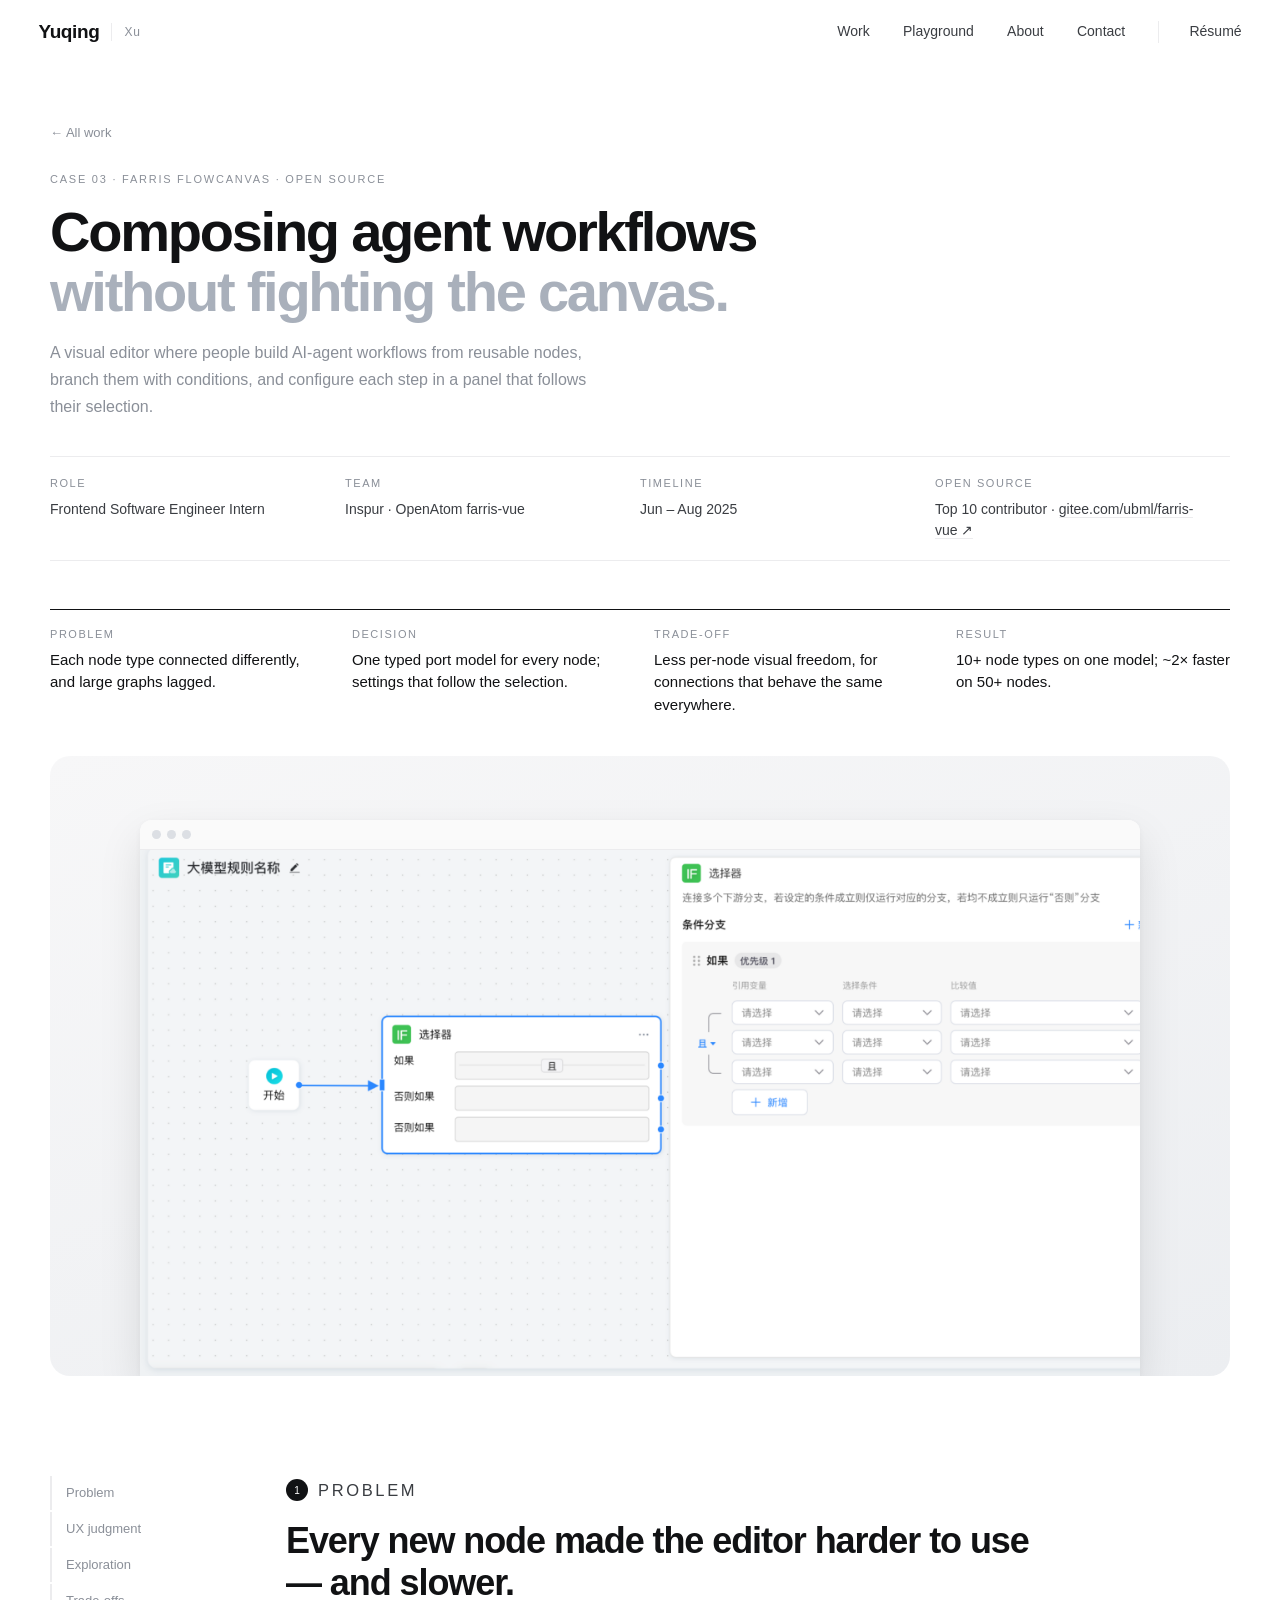
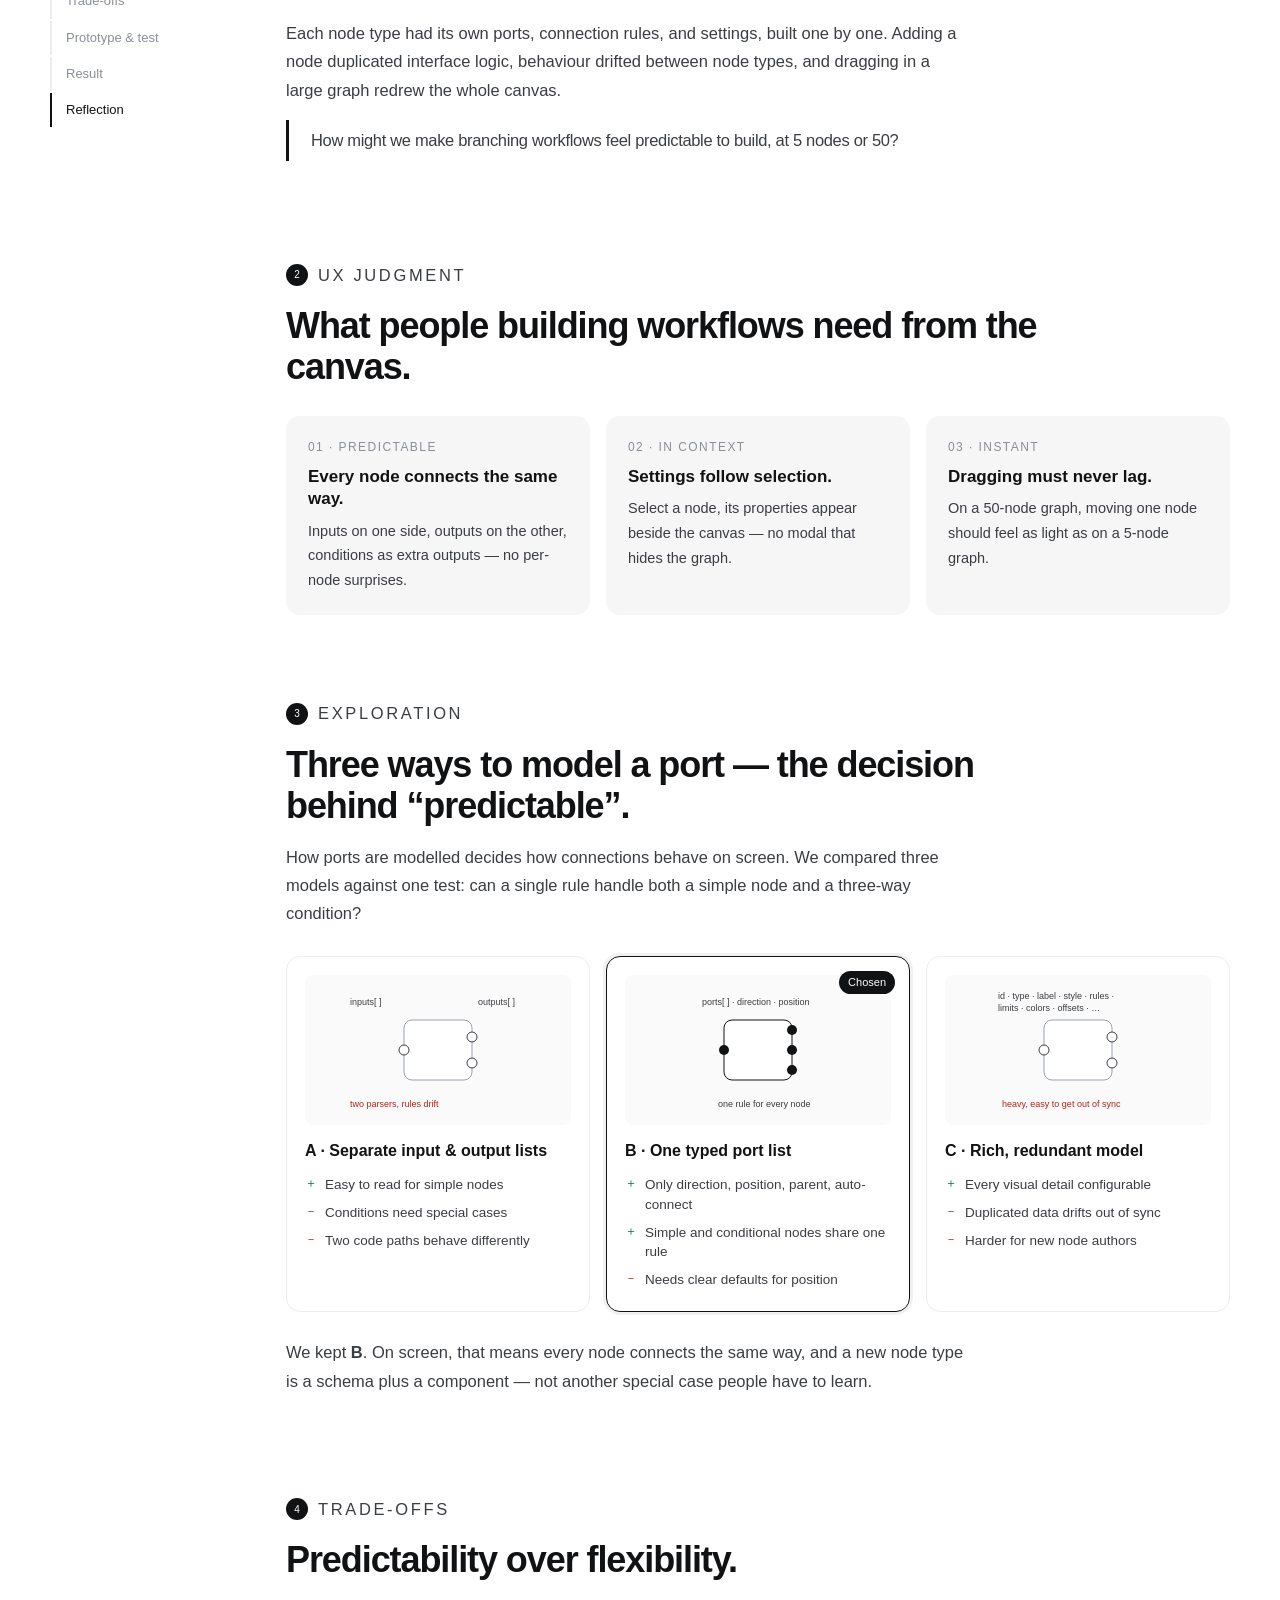
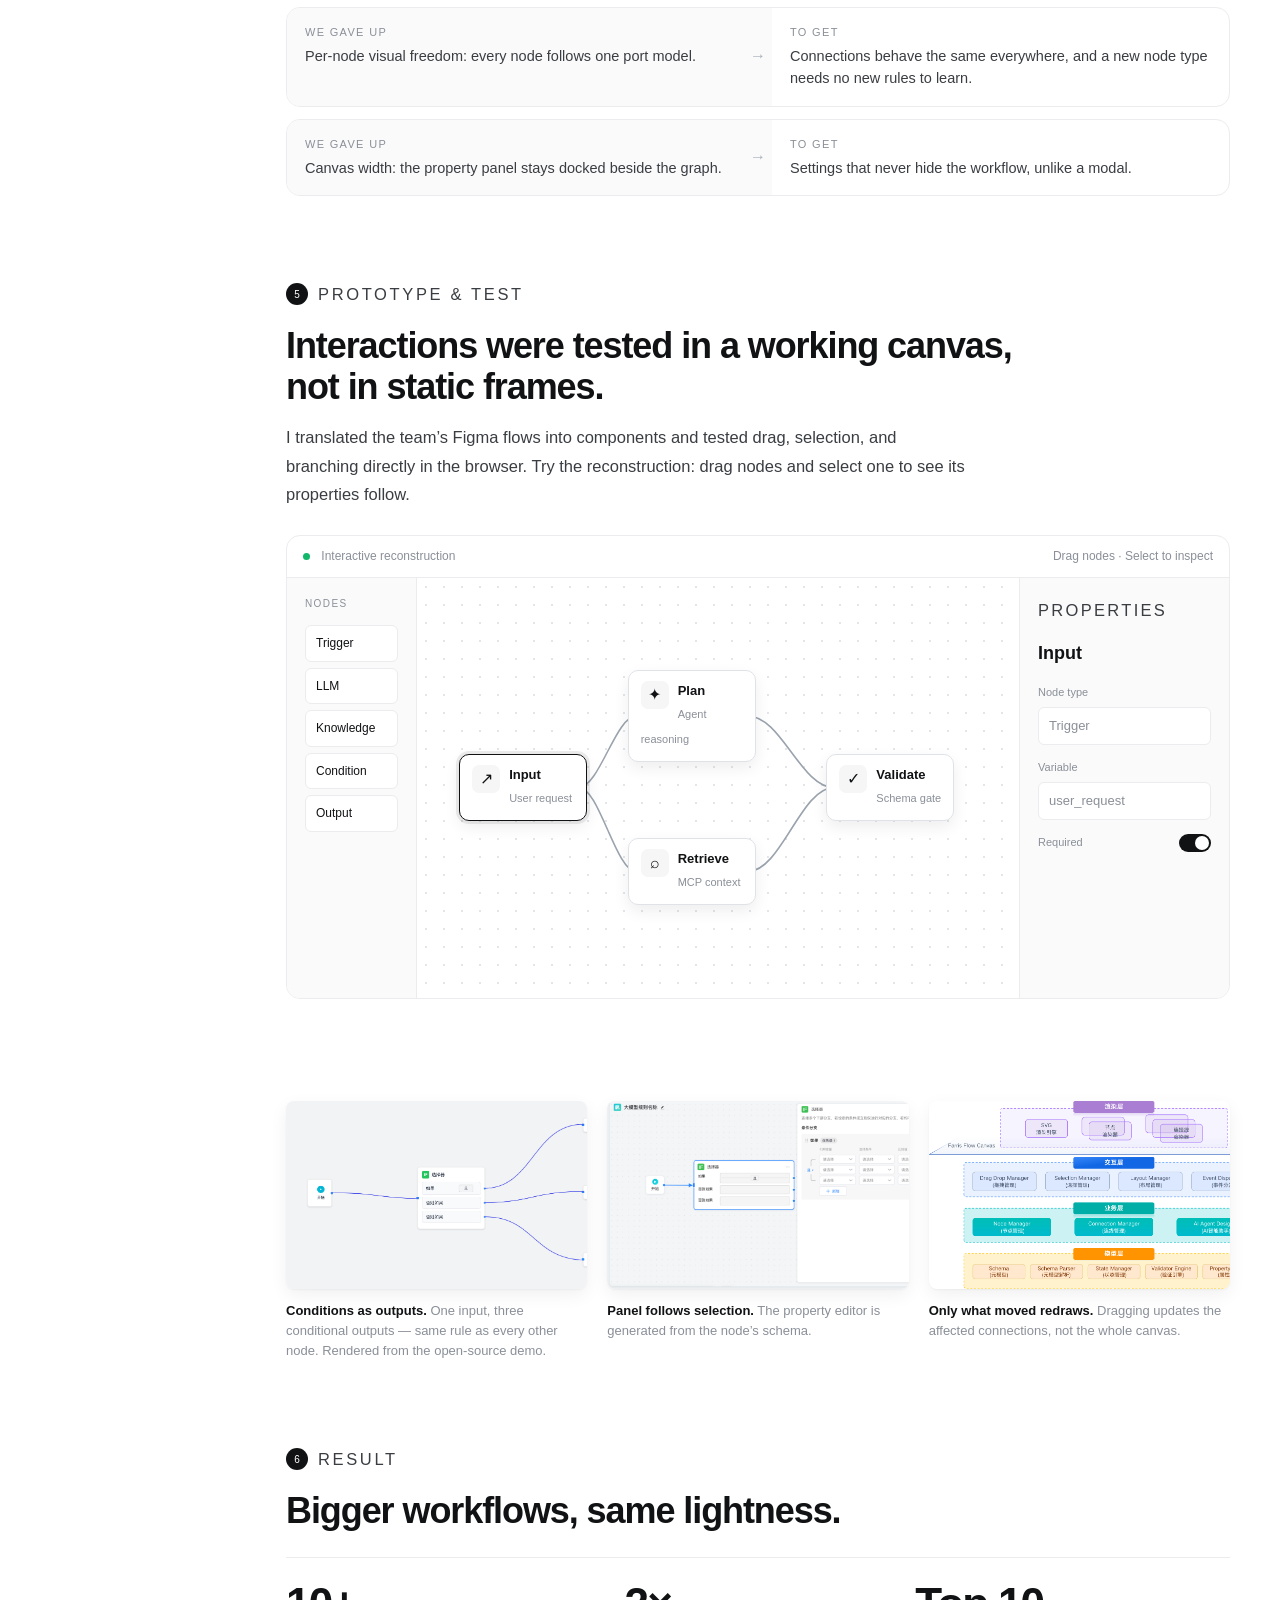
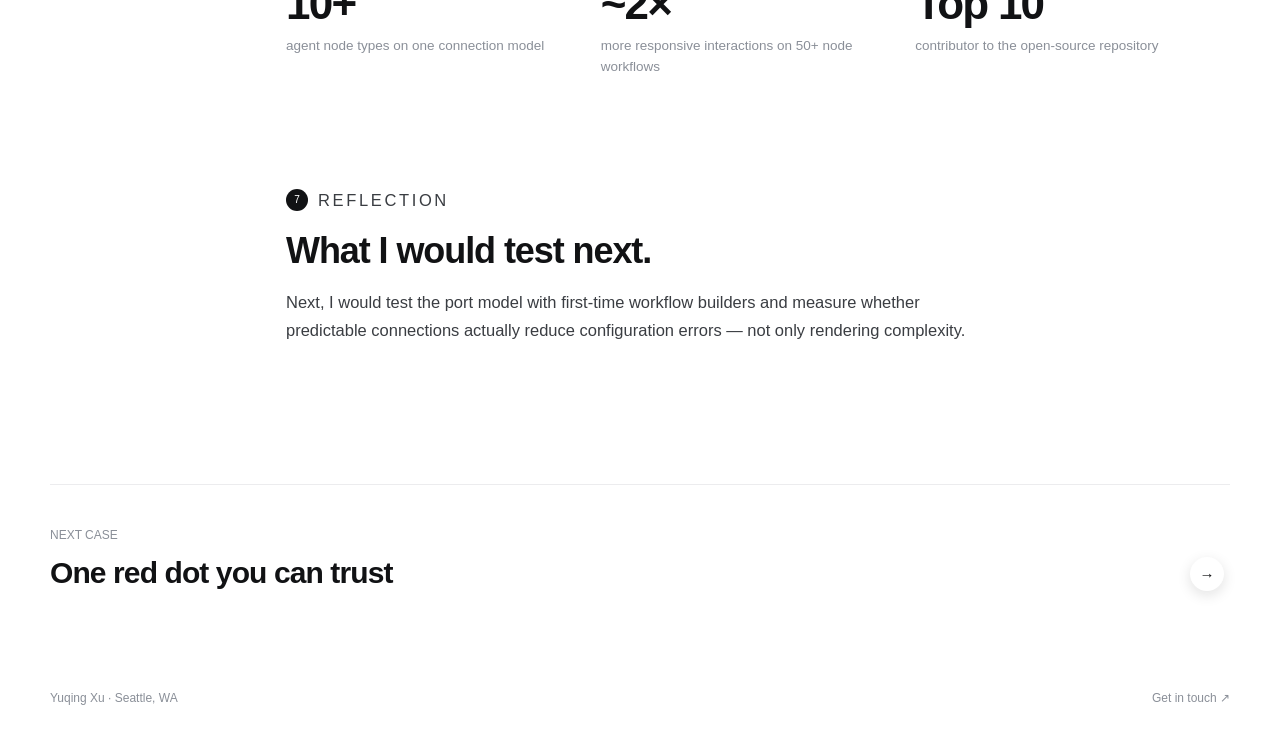
<file: flowcanvas.html>
<!doctype html>
<html lang="en">
<head>
  <meta charset="utf-8">
  <meta name="viewport" content="width=device-width, initial-scale=1">
  <meta name="description" content="Case study: a visual editor for composing AI-agent workflows.">
  <title>FlowCanvas agent workflow editor — Yuqing Xu</title>
  <link rel="icon" href="data:image/svg+xml,%3Csvg xmlns='http://www.w3.org/2000/svg' viewBox='0 0 64 64'%3E%3Crect width='64' height='64' rx='14' fill='%23111'/%3E%3Ctext x='32' y='42' font-family='Helvetica' font-size='26' font-weight='bold' fill='white' text-anchor='middle'%3EYX%3C/text%3E%3C/svg%3E">
  <link rel="stylesheet" href="styles.css?v=3">
  <noscript><style>.reveal{opacity:1!important;transform:none!important}</style></noscript>
</head>
<body>
  <header class="site-header">
    <a class="brand" href="index.html" aria-label="Home"><b>Yuqing</b><span>Xu</span></a>
    <nav aria-label="Primary navigation">
      <a href="index.html#work">Work</a>
      <a href="playground.html">Playground</a>
      <a href="about.html">About</a>
      <a href="mailto:xyqapply@gmail.com">Contact</a>
      <a class="nav-resume" href="Yuqing-Xu-Resume.pdf" target="_blank" rel="noopener">Résumé</a>
    </nav>
  </header>

  <main>
    <section class="cs-hero shell">
      <a class="cs-back" href="index.html#work">← All work</a>
      <p class="kicker">CASE 03 · FARRIS FLOWCANVAS · OPEN SOURCE</p>
      <h1 class="display">Composing agent workflows<br><span>without fighting the canvas.</span></h1>
      <p class="lede">A visual editor where people build AI-agent workflows from reusable nodes, branch them with conditions, and configure each step in a panel that follows their selection.</p>
      <dl class="facts" style="margin-top:36px">
        <div><dt>Role</dt><dd>Frontend Software Engineer Intern</dd></div>
        <div><dt>Team</dt><dd>Inspur · OpenAtom farris-vue</dd></div>
        <div><dt>Timeline</dt><dd>Jun – Aug 2025</dd></div>
        <div><dt>Open source</dt><dd>Top 10 contributor · <a class="ext" href="https://gitee.com/ubml/farris-vue" target="_blank" rel="noopener">gitee.com/ubml/farris-vue ↗</a></dd></div>
      </dl>
      <dl class="tldr"><div><dt>PROBLEM</dt><dd>Each node type connected differently, and large graphs lagged.</dd></div><div><dt>DECISION</dt><dd>One typed port model for every node; settings that follow the selection.</dd></div><div><dt>TRADE-OFF</dt><dd>Less per-node visual freedom, for connections that behave the same everywhere.</dd></div><div><dt>RESULT</dt><dd>10+ node types on one model; ~2× faster on 50+ nodes.</dd></div></dl>
      <figure class="cs-cover stage"><div class="win"><span class="win-bar"><i></i><i></i><i></i></span><img src="assets/flowcanvas-property-panel.png" alt="FlowCanvas selector node connected to a schema-driven condition editor"></div></figure>
    </section>

    <div class="cs-layout shell">
      <nav class="cs-toc" aria-label="Case study sections">
        <a href="#problem">Problem</a>
        <a href="#insight">UX judgment</a>
        <a href="#explore">Exploration</a>
        <a href="#tradeoff">Trade-offs</a>
        <a href="#prototype">Prototype &amp; test</a>
        <a href="#result">Result</a>
        <a href="#reflect">Reflection</a>
      </nav>
      <div>
        <section id="problem" class="cs-sec reveal">
          <p class="kicker"><span>1</span>PROBLEM</p>
          <h2>Every new node made the editor harder to use — and slower.</h2>
          <p>Each node type had its own ports, connection rules, and settings, built one by one. Adding a node duplicated interface logic, behaviour drifted between node types, and dragging in a large graph redrew the whole canvas.</p>
          <p class="pull">How might we make branching workflows feel predictable to build, at 5 nodes or 50?</p>
        </section>

        <section id="insight" class="cs-sec reveal">
          <p class="kicker"><span>2</span>UX JUDGMENT</p>
          <h2>What people building workflows need from the canvas.</h2>
          <div class="insights">
            <div><b>01 · PREDICTABLE</b><h4>Every node connects the same way.</h4><p>Inputs on one side, outputs on the other, conditions as extra outputs — no per-node surprises.</p></div>
            <div><b>02 · IN CONTEXT</b><h4>Settings follow selection.</h4><p>Select a node, its properties appear beside the canvas — no modal that hides the graph.</p></div>
            <div><b>03 · INSTANT</b><h4>Dragging must never lag.</h4><p>On a 50-node graph, moving one node should feel as light as on a 5-node graph.</p></div>
          </div>
        </section>

        <section id="explore" class="cs-sec reveal">
          <p class="kicker"><span>3</span>EXPLORATION</p>
          <h2>Three ways to model a port — the decision behind “predictable”.</h2>
          <p>How ports are modelled decides how connections behave on screen. We compared three models against one test: can a single rule handle both a simple node and a three-way condition?</p>
          <div class="options">
            <div class="option">
              <div class="viz"><svg viewBox="0 0 200 150" aria-hidden="true"><g font-family="-apple-system,Helvetica" font-size="9" fill="#3a3d42"><rect x="66" y="45" width="68" height="60" rx="8" fill="#fff" stroke="#9aa3ae"/><circle cx="66" cy="75" r="5" fill="#fff" stroke="#3a3d42"/><circle cx="134" cy="62" r="5" fill="#fff" stroke="#3a3d42"/><circle cx="134" cy="88" r="5" fill="#fff" stroke="#3a3d42"/><text x="12" y="30">inputs[ ]</text><text x="140" y="30">outputs[ ]</text><text x="12" y="132" fill="#b42318">two parsers, rules drift</text></g></svg></div>
              <h4>A · Separate input &amp; output lists</h4>
              <ul><li class="pro">Easy to read for simple nodes</li><li class="con">Conditions need special cases</li><li class="con">Two code paths behave differently</li></ul>
            </div>
            <div class="option chosen">
              <span class="badge-pick">Chosen</span>
              <div class="viz"><svg viewBox="0 0 200 150" aria-hidden="true"><g font-family="-apple-system,Helvetica" font-size="9" fill="#3a3d42"><rect x="66" y="45" width="68" height="60" rx="8" fill="#fff" stroke="#111214"/><circle cx="66" cy="75" r="5" fill="#111214"/><circle cx="134" cy="55" r="5" fill="#111214"/><circle cx="134" cy="75" r="5" fill="#111214"/><circle cx="134" cy="95" r="5" fill="#111214"/><text x="44" y="30">ports[ ] · direction · position</text><text x="60" y="132">one rule for every node</text></g></svg></div>
              <h4>B · One typed port list</h4>
              <ul><li class="pro">Only direction, position, parent, auto-connect</li><li class="pro">Simple and conditional nodes share one rule</li><li class="con">Needs clear defaults for position</li></ul>
            </div>
            <div class="option">
              <div class="viz"><svg viewBox="0 0 200 150" aria-hidden="true"><g font-family="-apple-system,Helvetica" font-size="9" fill="#3a3d42"><rect x="66" y="45" width="68" height="60" rx="8" fill="#fff" stroke="#9aa3ae"/><circle cx="66" cy="75" r="5" fill="#fff" stroke="#3a3d42"/><circle cx="134" cy="62" r="5" fill="#fff" stroke="#3a3d42"/><circle cx="134" cy="88" r="5" fill="#fff" stroke="#3a3d42"/><text x="20" y="24">id · type · label · style · rules ·</text><text x="20" y="36">limits · colors · offsets · …</text><text x="24" y="132" fill="#b42318">heavy, easy to get out of sync</text></g></svg></div>
              <h4>C · Rich, redundant model</h4>
              <ul><li class="pro">Every visual detail configurable</li><li class="con">Duplicated data drifts out of sync</li><li class="con">Harder for new node authors</li></ul>
            </div>
          </div>
          <p style="margin-top:26px">We kept <b>B</b>. On screen, that means every node connects the same way, and a new node type is a schema plus a component — not another special case people have to learn.</p>
        </section>

        <section id="tradeoff" class="cs-sec reveal">
          <p class="kicker"><span>4</span>TRADE-OFFS</p>
          <h2>Predictability over flexibility.</h2>
          <div class="tradeoffs">
            <div><div class="gave"><h5>WE GAVE UP</h5><p>Per-node visual freedom: every node follows one port model.</p></div><em>→</em><div><h5>TO GET</h5><p>Connections behave the same everywhere, and a new node type needs no new rules to learn.</p></div></div>
            <div><div class="gave"><h5>WE GAVE UP</h5><p>Canvas width: the property panel stays docked beside the graph.</p></div><em>→</em><div><h5>TO GET</h5><p>Settings that never hide the workflow, unlike a modal.</p></div></div>
          </div>
        </section>

        <section id="prototype" class="cs-sec reveal">
          <p class="kicker"><span>5</span>PROTOTYPE &amp; TEST</p>
          <h2>Interactions were tested in a working canvas, not in static frames.</h2>
          <p>I translated the team’s Figma flows into components and tested drag, selection, and branching directly in the browser. Try the reconstruction: drag nodes and select one to see its properties follow.</p>
          <section class="canvas-demo" aria-label="Interactive reconstruction of a workflow editor" style="margin-top:26px">
            <div class="demo-toolbar"><div><span class="status-dot"></span> Interactive reconstruction</div><div>Drag nodes · Select to inspect</div></div>
            <div class="demo-body">
              <div class="node-library"><b>NODES</b><span>Trigger</span><span>LLM</span><span>Knowledge</span><span>Condition</span><span>Output</span></div>
              <div class="workflow-stage" id="workflow-stage">
                <svg class="edges" id="edges" aria-hidden="true"></svg>
                <button class="flow-node selected" data-node="trigger" style="left:7%;top:42%"><i>↗</i><span>Input</span><small>User request</small></button>
                <button class="flow-node" data-node="agent" style="left:35%;top:22%"><i>✦</i><span>Plan</span><small>Agent reasoning</small></button>
                <button class="flow-node" data-node="knowledge" style="left:35%;top:62%"><i>⌕</i><span>Retrieve</span><small>MCP context</small></button>
                <button class="flow-node" data-node="output" style="left:68%;top:42%"><i>✓</i><span>Validate</span><small>Schema gate</small></button>
              </div>
              <aside class="property-panel" id="property-panel"><p>PROPERTIES</p><h4>Input</h4><label>Node type<input value="Trigger" readonly></label><label>Variable<input value="user_request" readonly></label><label>Required<span class="toggle on"></span></label></aside>
            </div>
          </section>
          <div class="gallery">
            <figure><img src="assets/flowcanvas-routing.png?v=2" alt="Selector node with three routed connections"><figcaption><b>Conditions as outputs.</b> One input, three conditional outputs — same rule as every other node. Rendered from the open-source demo.</figcaption></figure>
            <figure><img src="assets/flowcanvas-property-panel.png" alt="Schema-driven condition editor"><figcaption><b>Panel follows selection.</b> The property editor is generated from the node’s schema.</figcaption></figure>
            <figure><img src="assets/flowcanvas-architecture.png" alt="Layered editor architecture"><figcaption><b>Only what moved redraws.</b> Dragging updates the affected connections, not the whole canvas.</figcaption></figure>
          </div>
        </section>

        <section id="result" class="cs-sec reveal">
          <p class="kicker"><span>6</span>RESULT</p>
          <h2>Bigger workflows, same lightness.</h2>
          <div class="results">
            <div><strong>10+</strong><span>agent node types on one connection model</span></div>
            <div><strong>~2×</strong><span>more responsive interactions on 50+ node workflows</span></div>
            <div><strong>Top 10</strong><span>contributor to the open-source repository</span></div>
          </div>
        </section>

        <section id="reflect" class="cs-sec reveal">
          <p class="kicker"><span>7</span>REFLECTION</p>
          <h2>What I would test next.</h2>
          <p>Next, I would test the port model with first-time workflow builders and measure whether predictable connections actually reduce configuration errors — not only rendering complexity.</p>
        </section>
      </div>
    </div>

    <a class="next-case shell" href="badge.html"><div><small>NEXT CASE</small><b>One red dot you can trust</b></div><span class="pill-link"><i>→</i></span></a>
  </main>

  <footer class="site-footer shell"><span>Yuqing Xu · Seattle, WA</span><a href="mailto:xyqapply@gmail.com">Get in touch ↗</a></footer>
  <script src="app.js?v=3"></script>
</body>
</html>
</file>
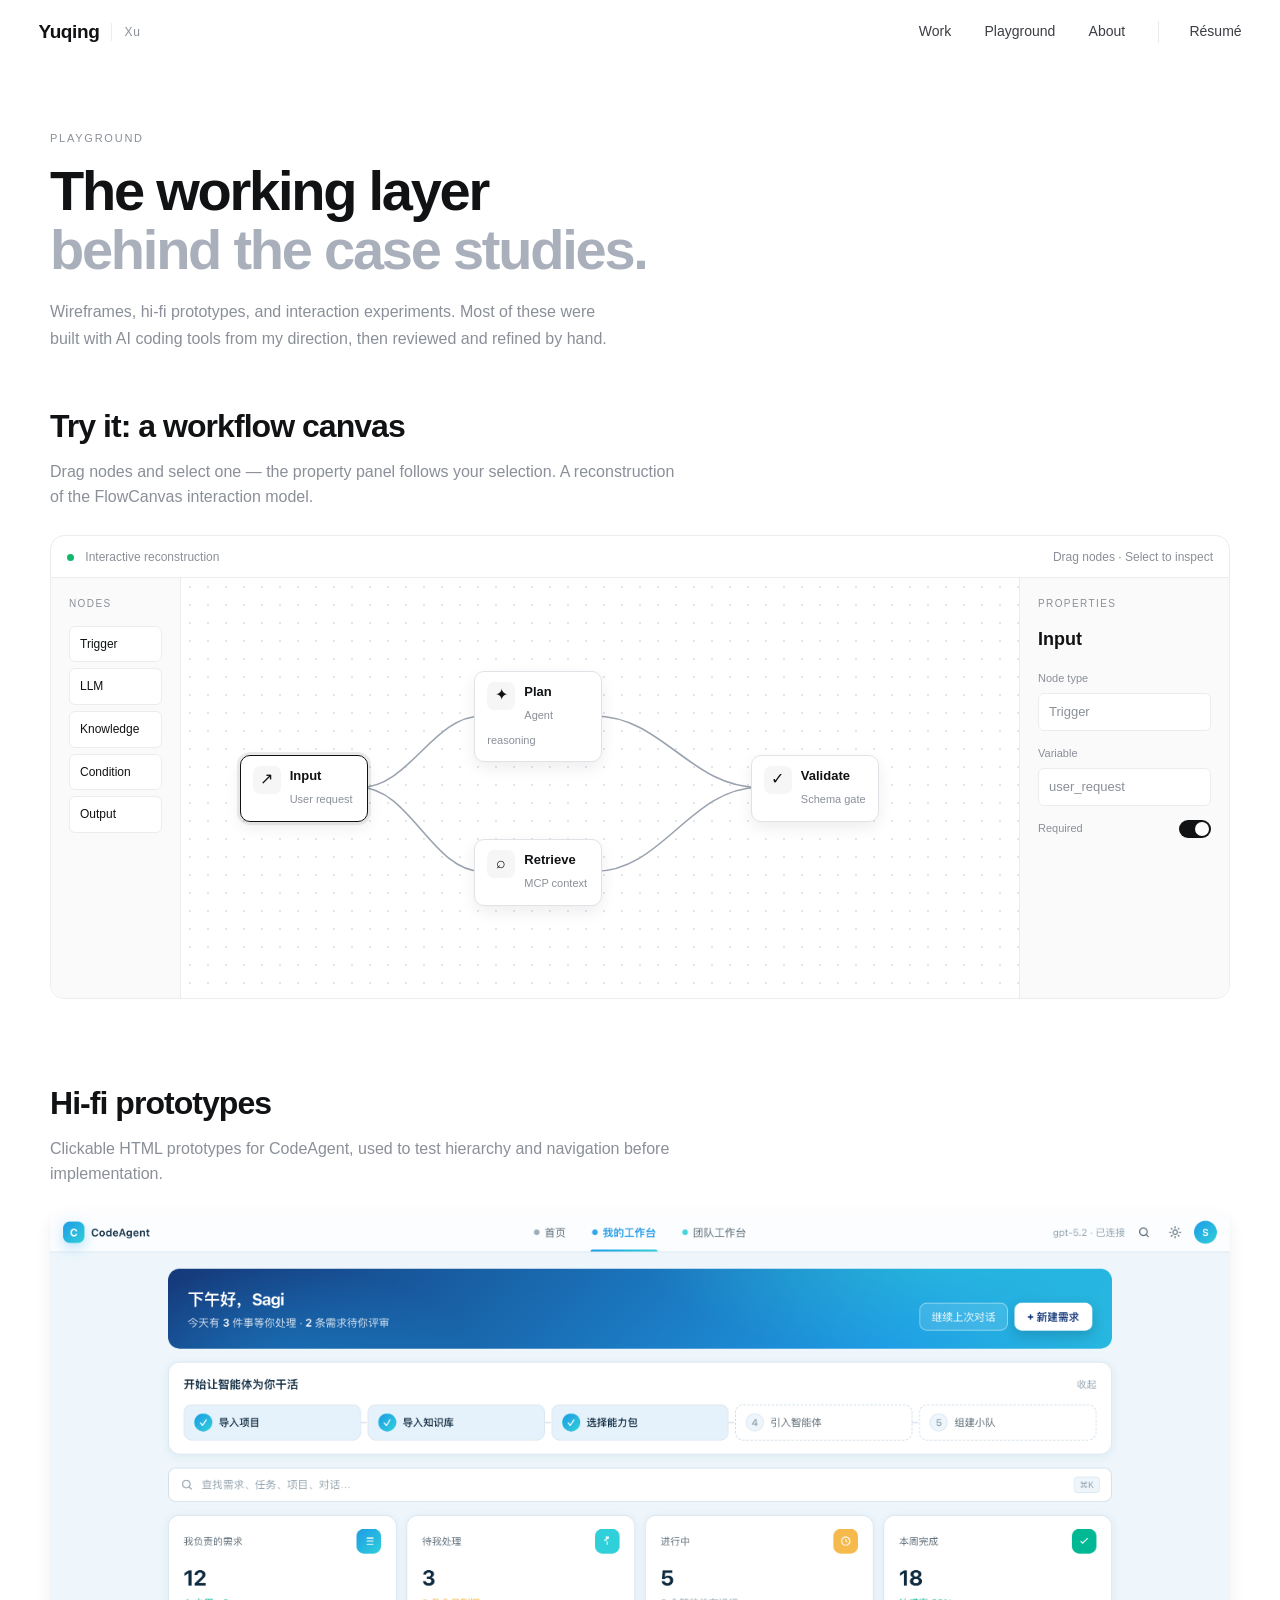
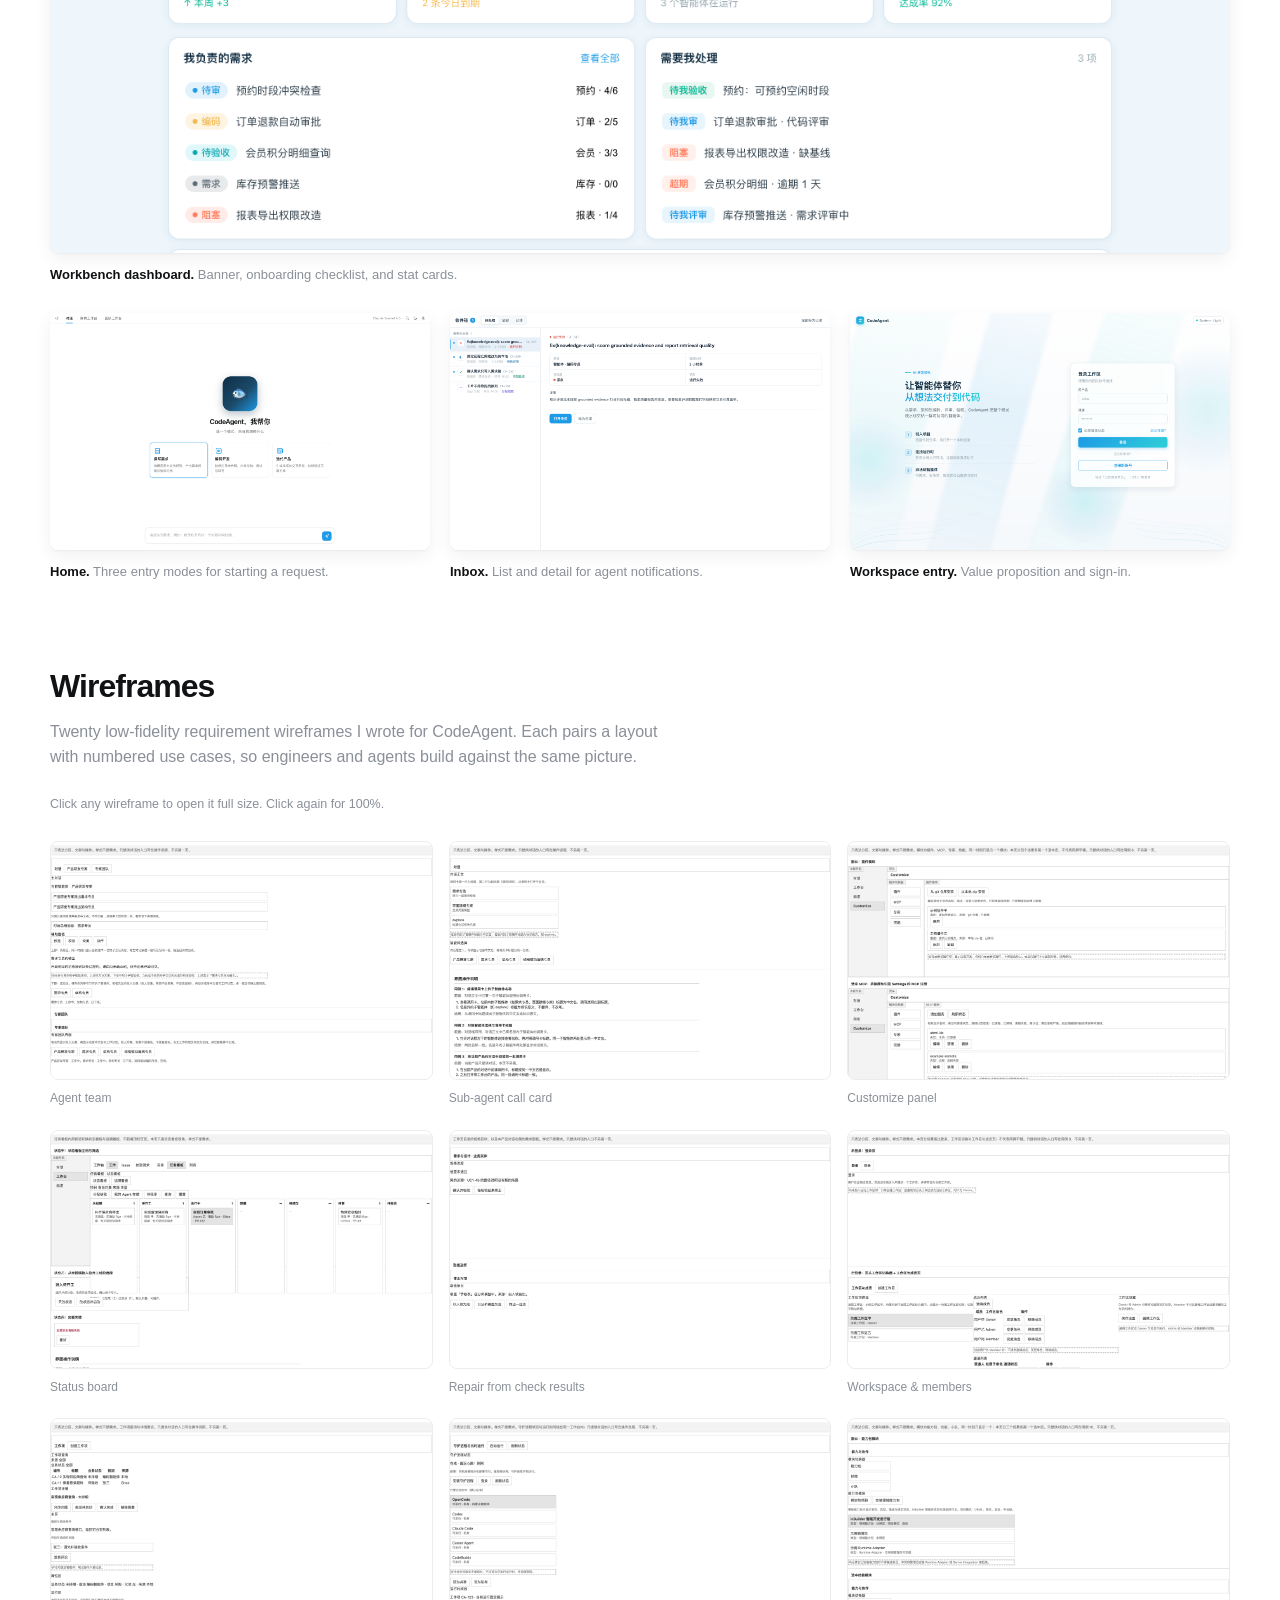
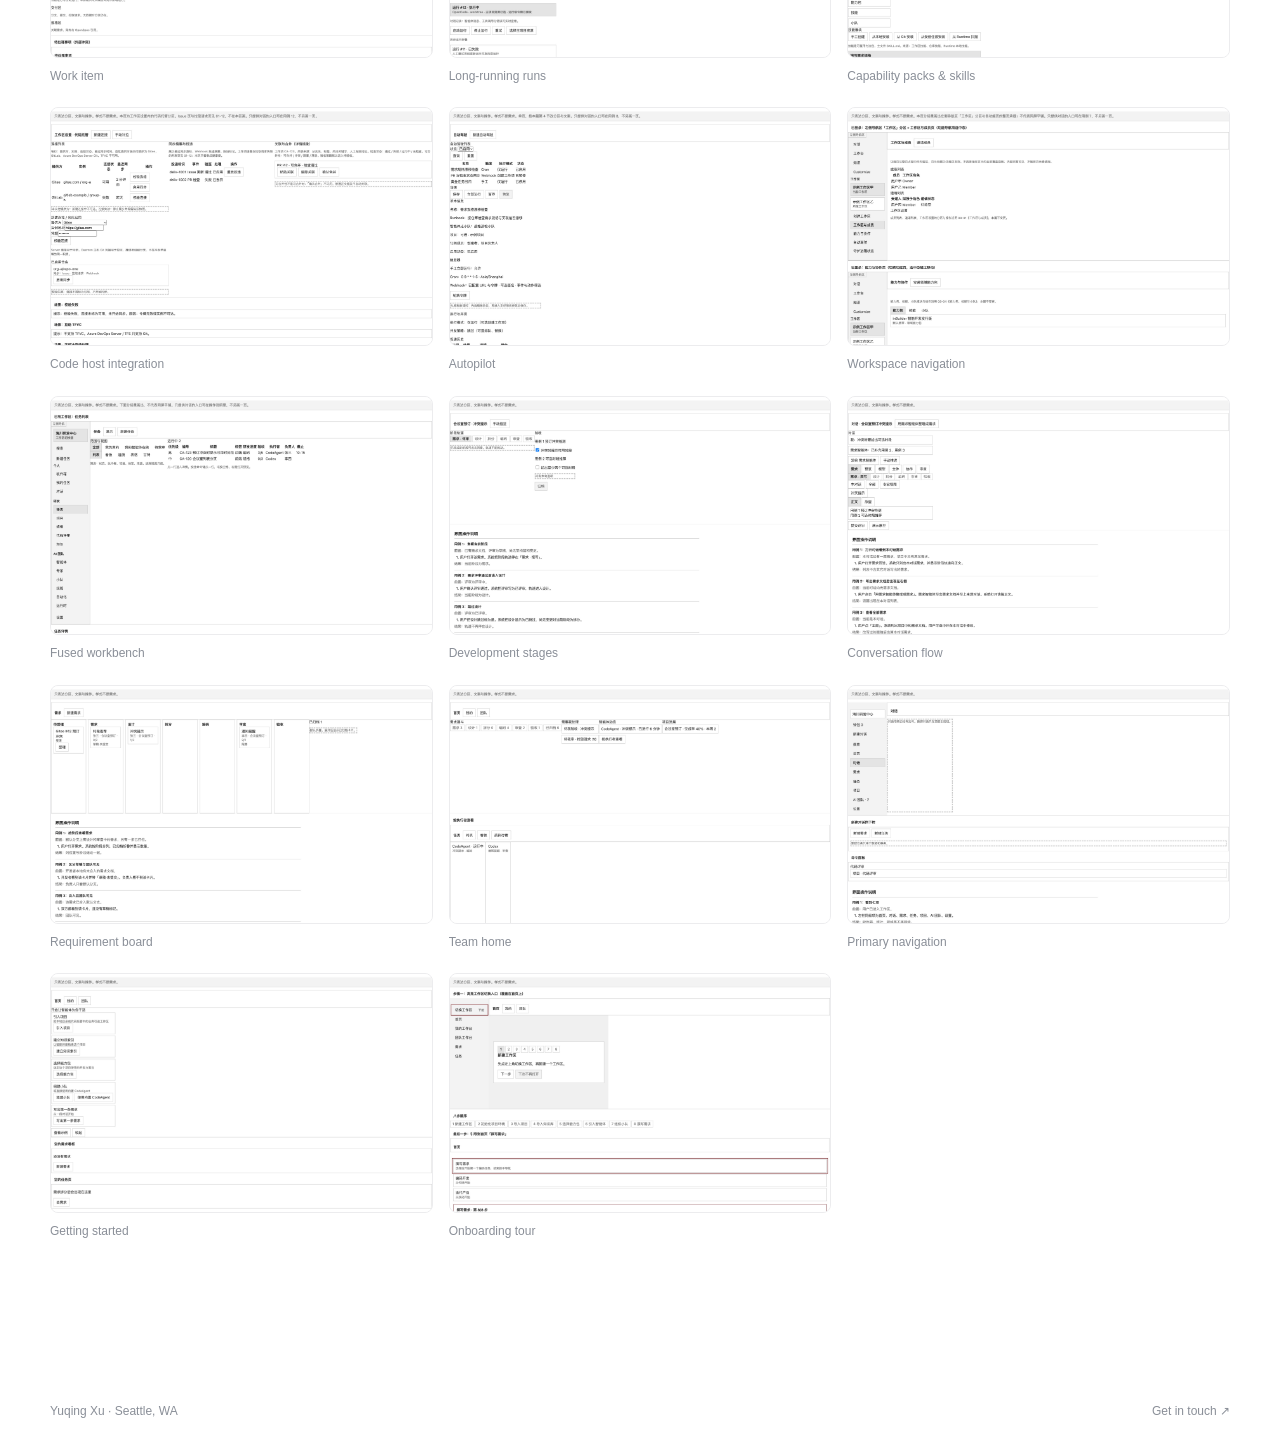
<file: playground.html>
<!doctype html>
<html lang="en">
<head>
  <meta charset="utf-8">
  <meta name="viewport" content="width=device-width, initial-scale=1">
  <meta name="description" content="Playground — wireframes, prototypes, and interaction experiments by Yuqing Xu.">
  <title>Playground — Yuqing Xu</title>
  <link rel="icon" href="data:image/svg+xml,%3Csvg xmlns='http://www.w3.org/2000/svg' viewBox='0 0 64 64'%3E%3Crect width='64' height='64' rx='14' fill='%23111'/%3E%3Ctext x='32' y='42' font-family='Helvetica' font-size='26' font-weight='bold' fill='white' text-anchor='middle'%3EYX%3C/text%3E%3C/svg%3E">
  <link rel="stylesheet" href="styles.css?v=3">
  <noscript><style>.reveal{opacity:1!important;transform:none!important}</style></noscript>
</head>
<body>
  <header class="site-header">
    <a class="brand" href="index.html" aria-label="Home"><b>Yuqing</b><span>Xu</span></a>
    <nav aria-label="Primary navigation">
      <a href="index.html#work">Work</a>
      <a href="playground.html">Playground</a>
      <a href="about.html">About</a>
      <a class="nav-resume" href="Yuqing-Xu-Resume.pdf" target="_blank" rel="noopener">Résumé</a>
    </nav>
  </header>

  <main class="shell">
    <section class="about-hero">
      <p class="kicker">PLAYGROUND</p>
      <h1 class="display">The working layer<br><span>behind the case studies.</span></h1>
      <p class="lede">Wireframes, hi-fi prototypes, and interaction experiments. Most of these were built with AI coding tools from my direction, then reviewed and refined by hand.</p>
    </section>

    <section class="pg-sec reveal">
      <h2>Try it: a workflow canvas</h2>
      <p>Drag nodes and select one — the property panel follows your selection. A reconstruction of the FlowCanvas interaction model.</p>
      <section class="canvas-demo" aria-label="Interactive reconstruction of a workflow editor">
            <div class="demo-toolbar"><div><span class="status-dot"></span> Interactive reconstruction</div><div>Drag nodes · Select to inspect</div></div>
            <div class="demo-body">
              <div class="node-library"><b>NODES</b><span>Trigger</span><span>LLM</span><span>Knowledge</span><span>Condition</span><span>Output</span></div>
              <div class="workflow-stage" id="workflow-stage">
                <svg class="edges" id="edges" aria-hidden="true"></svg>
                <button class="flow-node selected" data-node="trigger" style="left:7%;top:42%"><i>↗</i><span>Input</span><small>User request</small></button>
                <button class="flow-node" data-node="agent" style="left:35%;top:22%"><i>✦</i><span>Plan</span><small>Agent reasoning</small></button>
                <button class="flow-node" data-node="knowledge" style="left:35%;top:62%"><i>⌕</i><span>Retrieve</span><small>MCP context</small></button>
                <button class="flow-node" data-node="output" style="left:68%;top:42%"><i>✓</i><span>Validate</span><small>Schema gate</small></button>
              </div>
              <aside class="property-panel" id="property-panel"><p>PROPERTIES</p><h4>Input</h4><label>Node type<input value="Trigger" readonly></label><label>Variable<input value="user_request" readonly></label><label>Required<span class="toggle on"></span></label></aside>
            </div>
          </section>
    </section>

    <section class="pg-sec reveal">
      <h2>Hi-fi prototypes</h2>
      <p>Clickable HTML prototypes for CodeAgent, used to test hierarchy and navigation before implementation.</p>
      <div class="gallery">
        <figure class="wide"><img src="assets/prototype-hifi.png" alt="Workbench dashboard prototype"><figcaption><b>Workbench dashboard.</b> Banner, onboarding checklist, and stat cards.</figcaption></figure>
        <figure><img src="assets/prototype-home.png" alt="Home prototype" loading="lazy"><figcaption><b>Home.</b> Three entry modes for starting a request.</figcaption></figure>
        <figure><img src="assets/prototype-inbox.png" alt="Inbox prototype" loading="lazy"><figcaption><b>Inbox.</b> List and detail for agent notifications.</figcaption></figure>
        <figure><img src="assets/prototype-login.png" alt="Login prototype" loading="lazy"><figcaption><b>Workspace entry.</b> Value proposition and sign-in.</figcaption></figure>
      </div>
    </section>

    <section class="pg-sec reveal">
      <h2>Wireframes</h2>
      <p>Twenty low-fidelity requirement wireframes I wrote for CodeAgent. Each pairs a layout with numbered use cases, so engineers and agents build against the same picture.</p>
      <p class="zoom-hint">Click any wireframe to open it full size. Click again for 100%.</p>
      <div class="wf-grid">
          <figure><img src="assets/wf/01-development-workbench_14-agent-collaboration.jpg" alt="Agent team wireframe" loading="lazy"><figcaption>Agent team</figcaption></figure>
          <figure><img src="assets/wf/01-development-workbench_15-subagent-display-name.jpg" alt="Sub-agent call card wireframe" loading="lazy"><figcaption>Sub-agent call card</figcaption></figure>
          <figure><img src="assets/wf/01-development-workbench_16-customize-panel.jpg" alt="Customize panel wireframe" loading="lazy"><figcaption>Customize panel</figcaption></figure>
          <figure><img src="assets/wf/01-development-workbench_17-status-board.jpg" alt="Status board wireframe" loading="lazy"><figcaption>Status board</figcaption></figure>
          <figure><img src="assets/wf/02-requirement-modeling_06-repair-from-check.jpg" alt="Repair from check results wireframe" loading="lazy"><figcaption>Repair from check results</figcaption></figure>
          <figure><img src="assets/wf/08-e2e-platform-control_01-workspace.jpg" alt="Workspace & members wireframe" loading="lazy"><figcaption>Workspace & members</figcaption></figure>
          <figure><img src="assets/wf/08-e2e-platform-control_02-work-item.jpg" alt="Work item wireframe" loading="lazy"><figcaption>Work item</figcaption></figure>
          <figure><img src="assets/wf/08-e2e-platform-control_03-daemon-and-run.jpg" alt="Long-running runs wireframe" loading="lazy"><figcaption>Long-running runs</figcaption></figure>
          <figure><img src="assets/wf/08-e2e-platform-control_04-capability-pack.jpg" alt="Capability packs & skills wireframe" loading="lazy"><figcaption>Capability packs & skills</figcaption></figure>
          <figure><img src="assets/wf/08-e2e-platform-control_05-code-host.jpg" alt="Code host integration wireframe" loading="lazy"><figcaption>Code host integration</figcaption></figure>
          <figure><img src="assets/wf/08-e2e-platform-control_06-autopilot.jpg" alt="Autopilot wireframe" loading="lazy"><figcaption>Autopilot</figcaption></figure>
          <figure><img src="assets/wf/08-e2e-platform-control_07-workspace-navigation.jpg" alt="Workspace navigation wireframe" loading="lazy"><figcaption>Workspace navigation</figcaption></figure>
          <figure><img src="assets/wf/10-product-fusion_01-fused-workbench.jpg" alt="Fused workbench wireframe" loading="lazy"><figcaption>Fused workbench</figcaption></figure>
          <figure><img src="assets/wf/11-dual-lens_01-stage-track.jpg" alt="Development stages wireframe" loading="lazy"><figcaption>Development stages</figcaption></figure>
          <figure><img src="assets/wf/11-dual-lens_02-conversation-flow.jpg" alt="Conversation flow wireframe" loading="lazy"><figcaption>Conversation flow</figcaption></figure>
          <figure><img src="assets/wf/11-dual-lens_03-requirement-board.jpg" alt="Requirement board wireframe" loading="lazy"><figcaption>Requirement board</figcaption></figure>
          <figure><img src="assets/wf/11-dual-lens_04-team-home.jpg" alt="Team home wireframe" loading="lazy"><figcaption>Team home</figcaption></figure>
          <figure><img src="assets/wf/11-dual-lens_05-primary-nav.jpg" alt="Primary navigation wireframe" loading="lazy"><figcaption>Primary navigation</figcaption></figure>
          <figure><img src="assets/wf/11-dual-lens_06-getting-started.jpg" alt="Getting started wireframe" loading="lazy"><figcaption>Getting started</figcaption></figure>
          <figure><img src="assets/wf/11-dual-lens_07-onboarding-tour.jpg" alt="Onboarding tour wireframe" loading="lazy"><figcaption>Onboarding tour</figcaption></figure>
      </div>
    </section>

  </main>

  <footer class="site-footer shell"><span>Yuqing Xu · Seattle, WA</span><a href="mailto:xyqapply@gmail.com">Get in touch ↗</a></footer>
  <script src="app.js?v=3"></script>
</body>
</html>
</file>
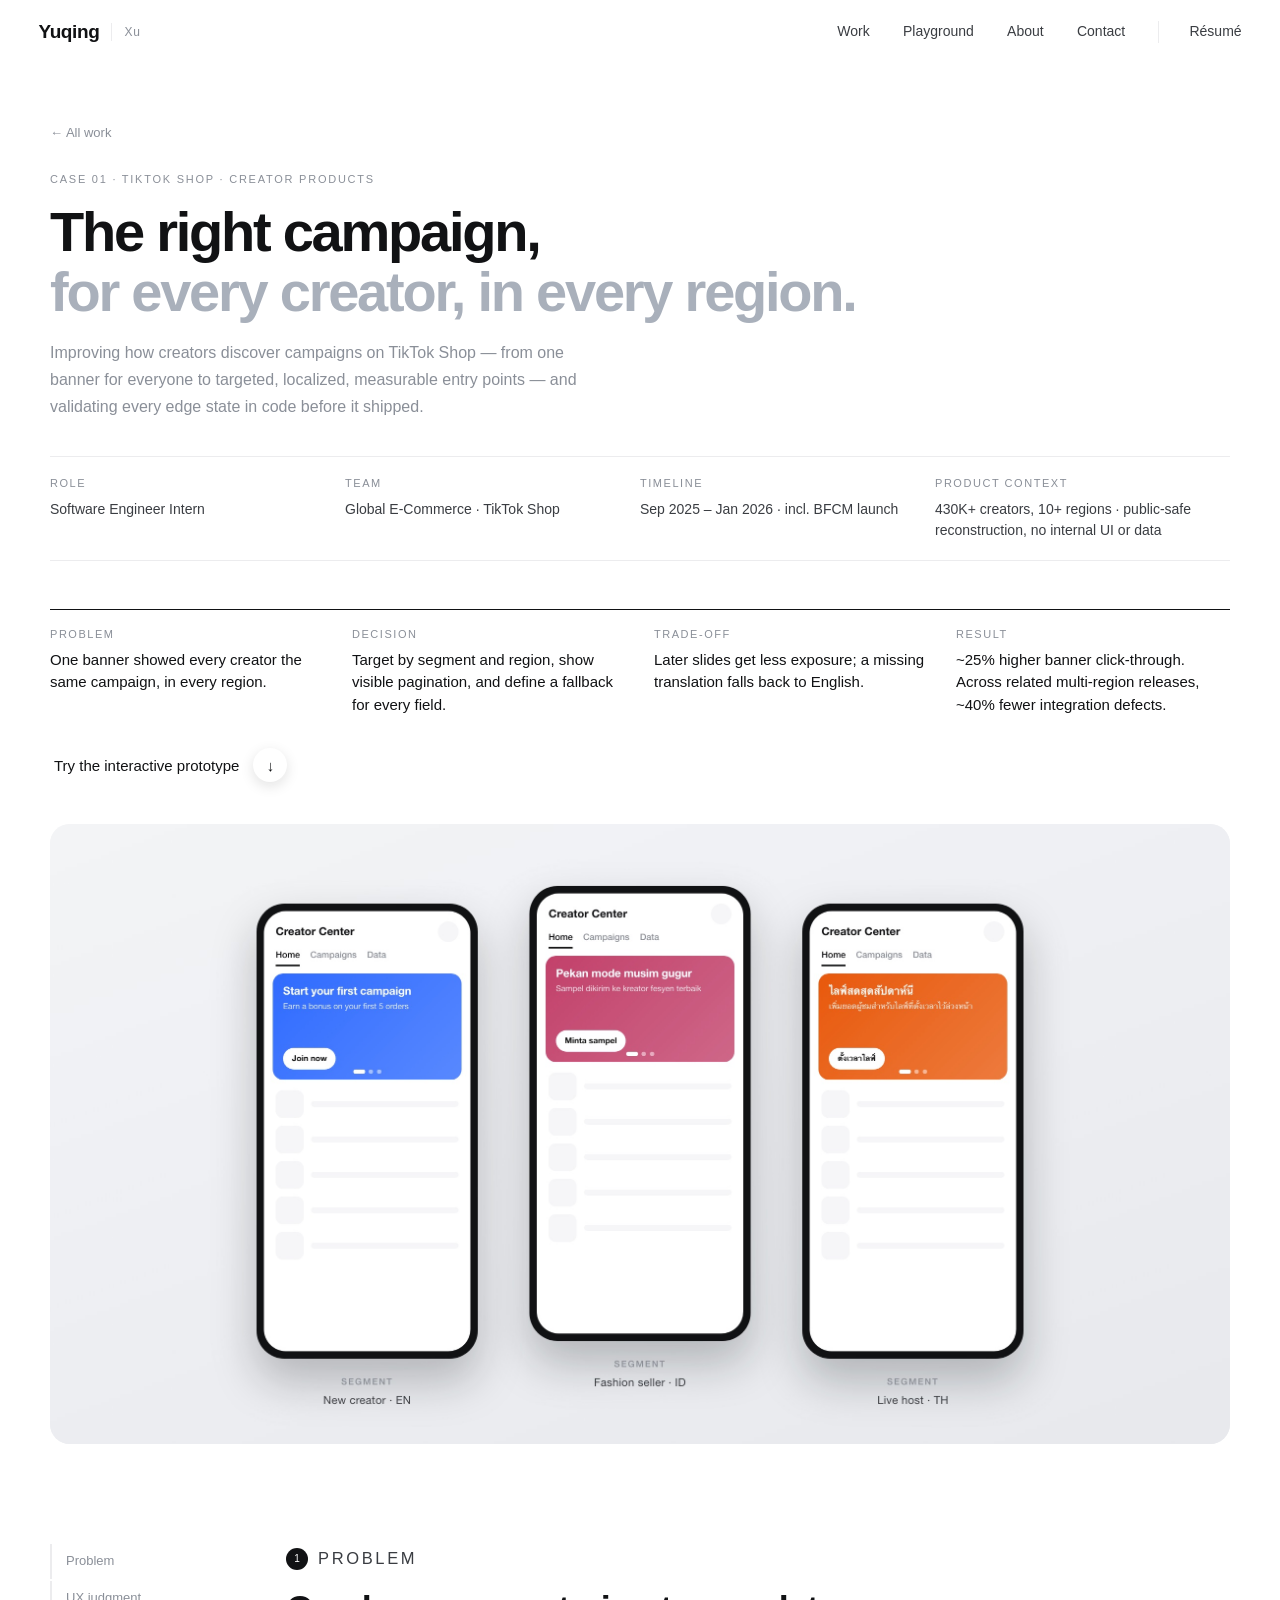
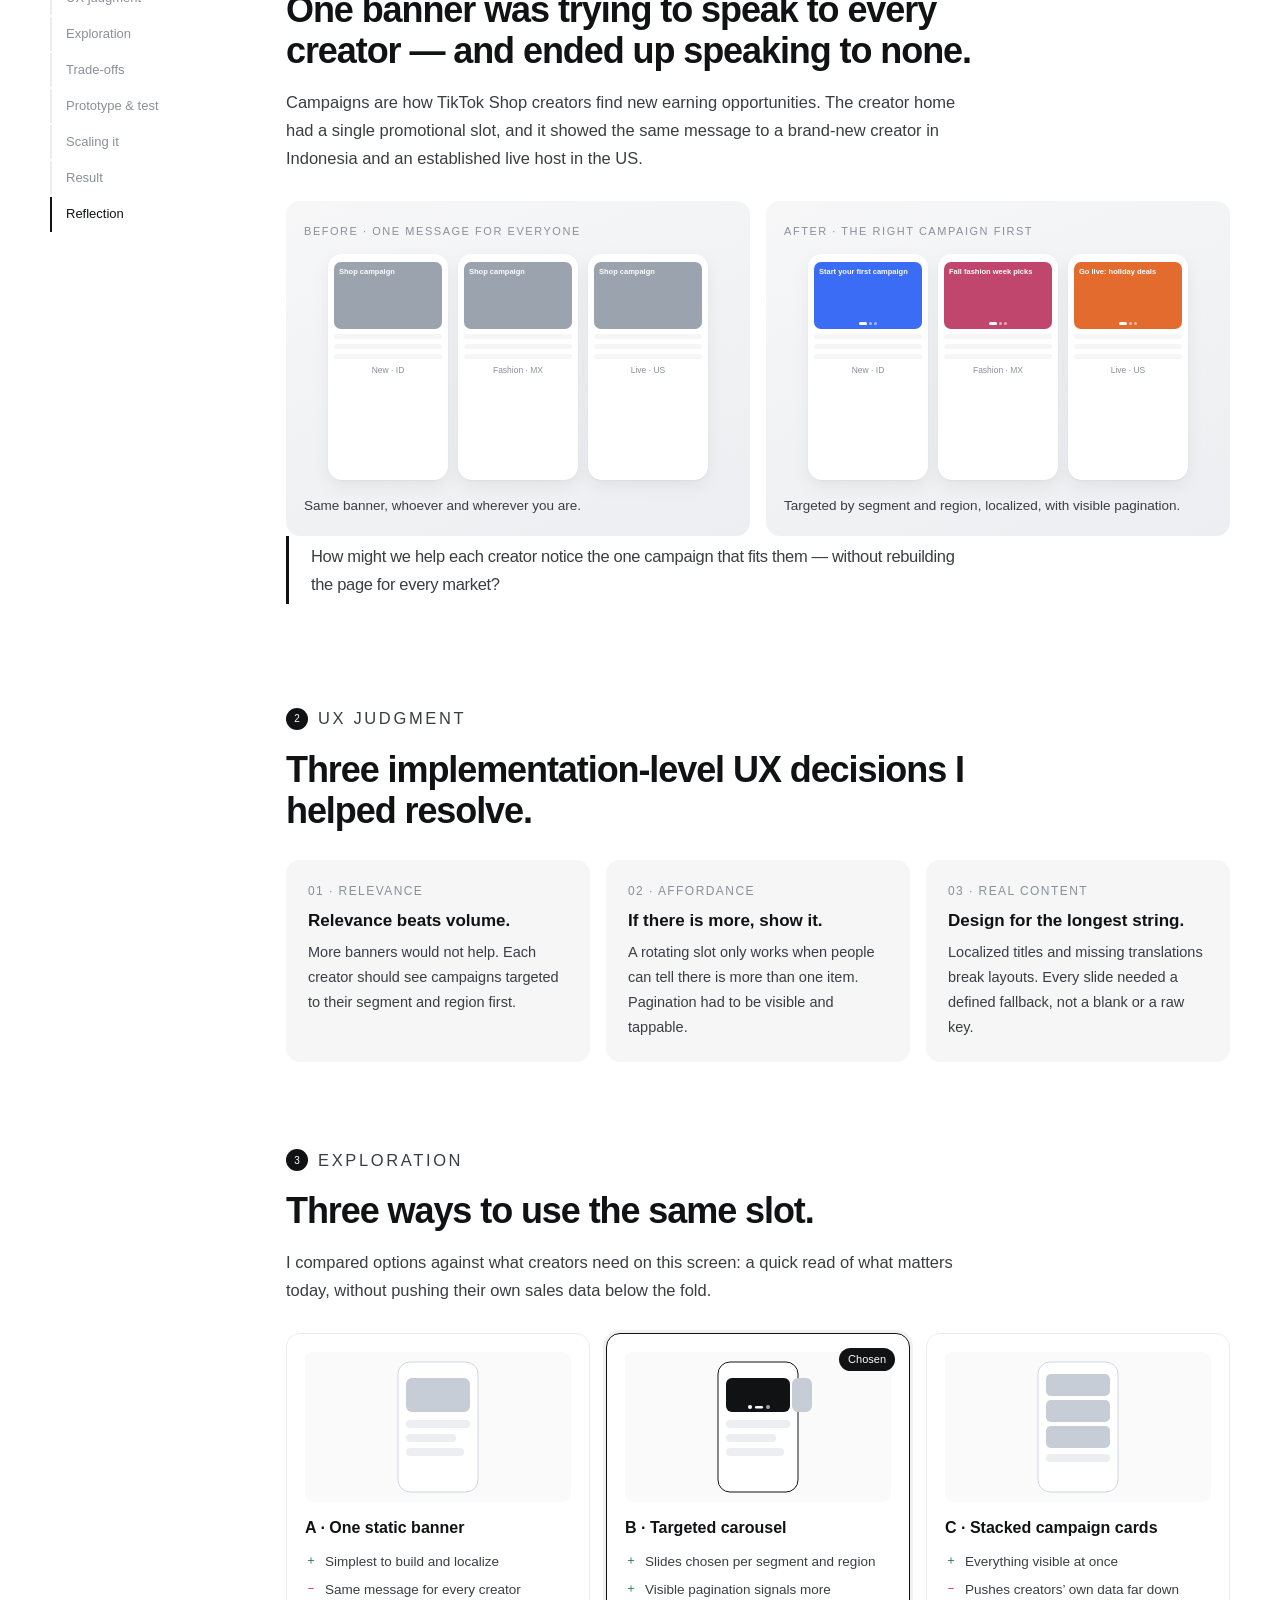
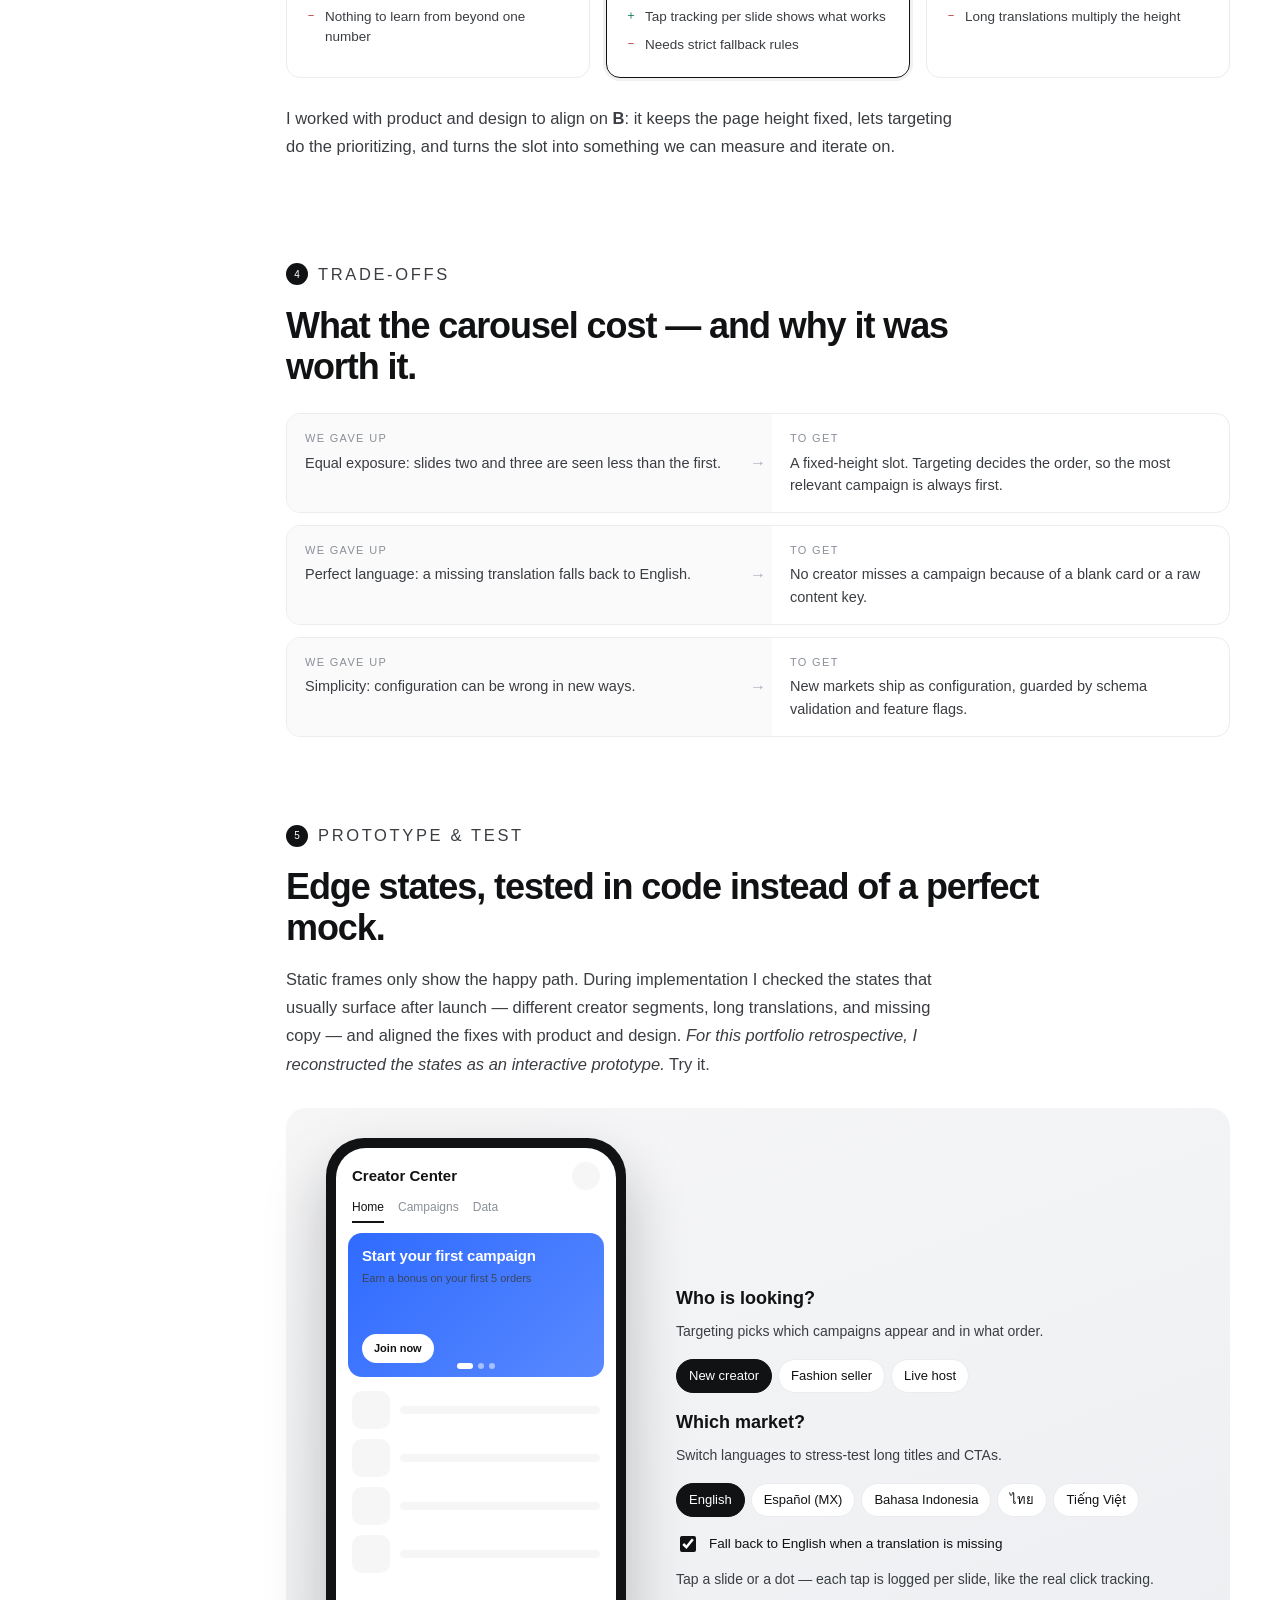
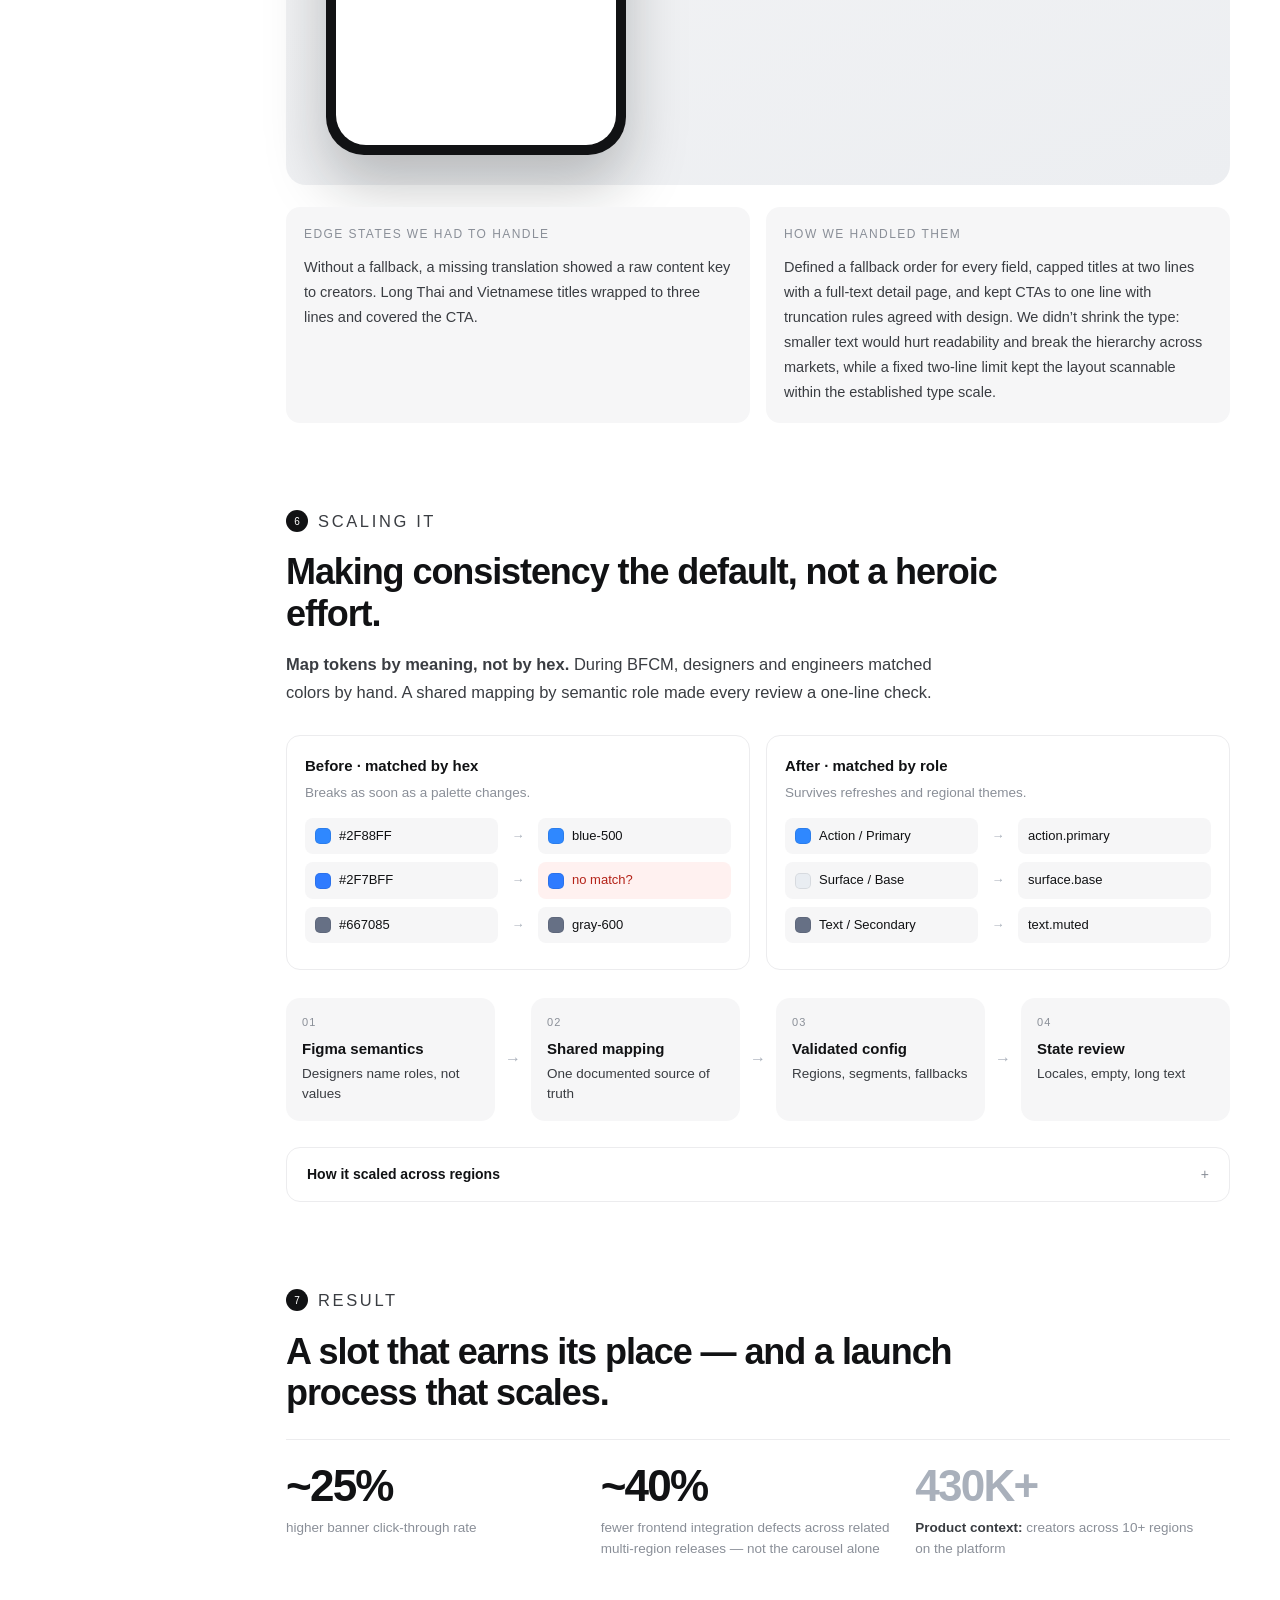
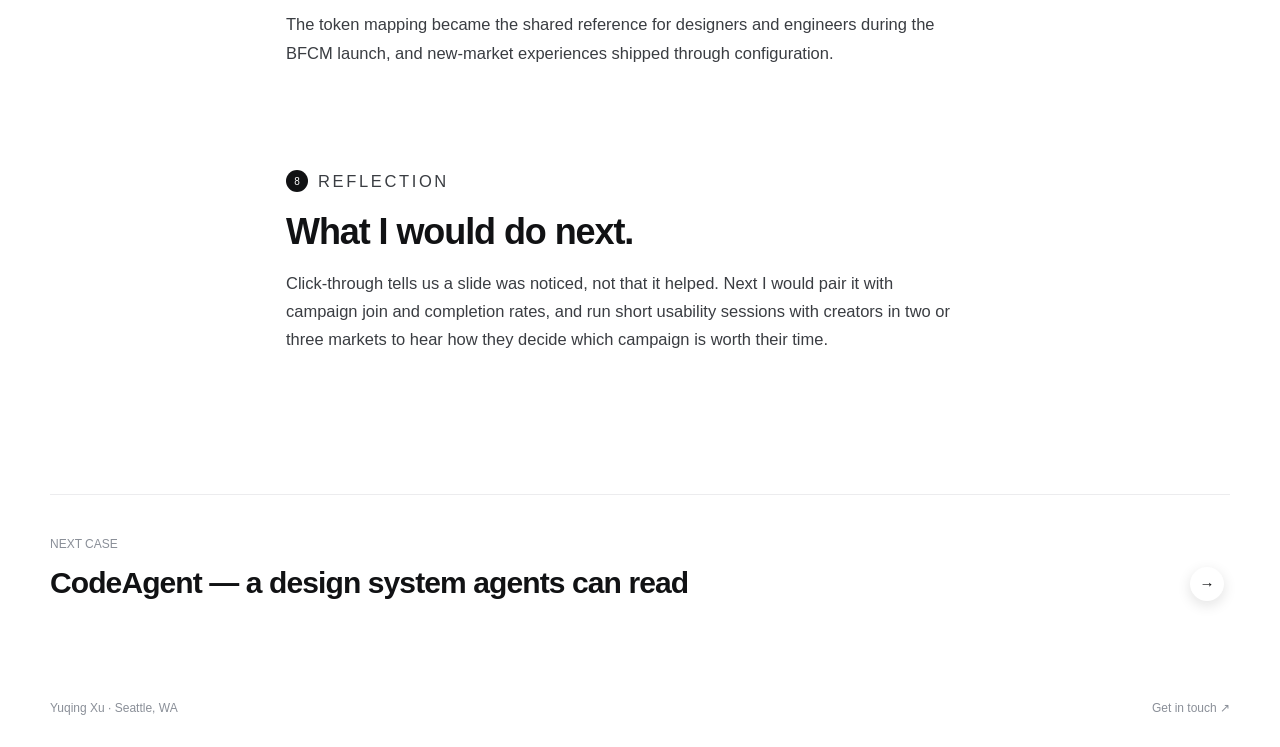
<file: tiktok.html>
<!doctype html>
<html lang="en">
<head>
  <meta charset="utf-8">
  <meta name="viewport" content="width=device-width, initial-scale=1">
  <meta name="description" content="Case study: helping 430K+ TikTok Shop creators find the right campaign in every region.">
  <title>TikTok Shop creator campaigns — Yuqing Xu</title>
  <link rel="icon" href="data:image/svg+xml,%3Csvg xmlns='http://www.w3.org/2000/svg' viewBox='0 0 64 64'%3E%3Crect width='64' height='64' rx='14' fill='%23111'/%3E%3Ctext x='32' y='42' font-family='Helvetica' font-size='26' font-weight='bold' fill='white' text-anchor='middle'%3EYX%3C/text%3E%3C/svg%3E">
  <link rel="stylesheet" href="styles.css?v=3">
  <noscript><style>.reveal{opacity:1!important;transform:none!important}</style></noscript>
</head>
<body>
  <header class="site-header">
    <a class="brand" href="index.html" aria-label="Home"><b>Yuqing</b><span>Xu</span></a>
    <nav aria-label="Primary navigation">
      <a href="index.html#work">Work</a>
      <a href="playground.html">Playground</a>
      <a href="about.html">About</a>
      <a href="mailto:xyqapply@gmail.com">Contact</a>
      <a class="nav-resume" href="Yuqing-Xu-Resume.pdf" target="_blank" rel="noopener">Résumé</a>
    </nav>
  </header>

  <main>
    <section class="cs-hero shell">
      <a class="cs-back" href="index.html#work">← All work</a>
      <p class="kicker">CASE 01 · TIKTOK SHOP · CREATOR PRODUCTS</p>
      <h1 class="display">The right campaign,<br><span>for every creator, in every region.</span></h1>
      <p class="lede">Improving how creators discover campaigns on TikTok Shop — from one banner for everyone to targeted, localized, measurable entry points — and validating every edge state in code before it shipped.</p>
      <dl class="facts" style="margin-top:36px">
        <div><dt>Role</dt><dd>Software Engineer Intern</dd></div>
        <div><dt>Team</dt><dd>Global E-Commerce · TikTok Shop</dd></div>
        <div><dt>Timeline</dt><dd>Sep 2025 – Jan 2026 · incl. BFCM launch</dd></div>
        <div><dt>Product context</dt><dd>430K+ creators, 10+ regions · public-safe reconstruction, no internal UI or data</dd></div>
      </dl>
      <dl class="tldr"><div><dt>PROBLEM</dt><dd>One banner showed every creator the same campaign, in every region.</dd></div><div><dt>DECISION</dt><dd>Target by segment and region, show visible pagination, and define a fallback for every field.</dd></div><div><dt>TRADE-OFF</dt><dd>Later slides get less exposure; a missing translation falls back to English.</dd></div><div><dt>RESULT</dt><dd>~25% higher banner click-through. Across related multi-region releases, ~40% fewer integration defects.</dd></div></dl>
      <a class="pill-link try-proto" href="#prototype">Try the interactive prototype <i>↓</i></a>
      <figure class="cs-cover"><img src="assets/work/tiktok-cover.jpg" alt="Three reconstructed creator home screens showing different campaigns for a new creator, a fashion seller, and a live host"></figure>
    </section>

    <div class="cs-layout shell">
      <nav class="cs-toc" aria-label="Case study sections">
        <a href="#problem">Problem</a>
        <a href="#insight">UX judgment</a>
        <a href="#explore">Exploration</a>
        <a href="#tradeoff">Trade-offs</a>
        <a href="#prototype">Prototype &amp; test</a>
        <a href="#system">Scaling it</a>
        <a href="#result">Result</a>
        <a href="#reflect">Reflection</a>
      </nav>

      <div>
        <section id="problem" class="cs-sec reveal">
          <p class="kicker"><span>1</span>PROBLEM</p>
          <h2>One banner was trying to speak to every creator — and ended up speaking to none.</h2>
          <p>Campaigns are how TikTok Shop creators find new earning opportunities. The creator home had a single promotional slot, and it showed the same message to a brand-new creator in Indonesia and an established live host in the US.</p>
          <div class="bvsa">
            <div><h5>BEFORE · ONE MESSAGE FOR EVERYONE</h5><div class="phones"><div class="mini"><b style="background:#9aa3ae">Shop campaign</b><span></span><span></span><span></span><small>New · ID</small></div><div class="mini"><b style="background:#9aa3ae">Shop campaign</b><span></span><span></span><span></span><small>Fashion · MX</small></div><div class="mini"><b style="background:#9aa3ae">Shop campaign</b><span></span><span></span><span></span><small>Live · US</small></div></div><p>Same banner, whoever and wherever you are.</p></div>
            <div><h5>AFTER · THE RIGHT CAMPAIGN FIRST</h5><div class="phones"><div class="mini"><b style="background:#3b6cf6">Start your first campaign<em class="dots"><i class="on"></i><i></i><i></i></em></b><span></span><span></span><span></span><small>New · ID</small></div><div class="mini"><b style="background:#c0466e">Fall fashion week picks<em class="dots"><i class="on"></i><i></i><i></i></em></b><span></span><span></span><span></span><small>Fashion · MX</small></div><div class="mini"><b style="background:#e46b2e">Go live: holiday deals<em class="dots"><i class="on"></i><i></i><i></i></em></b><span></span><span></span><span></span><small>Live · US</small></div></div><p>Targeted by segment and region, localized, with visible pagination.</p></div>
          </div>
          <p class="pull">How might we help each creator notice the one campaign that fits them — without rebuilding the page for every market?</p>
        </section>

        <section id="insight" class="cs-sec reveal">
          <p class="kicker"><span>2</span>UX JUDGMENT</p>
          <h2>Three implementation-level UX decisions I helped resolve.</h2>
          <div class="insights">
            <div><b>01 · RELEVANCE</b><h4>Relevance beats volume.</h4><p>More banners would not help. Each creator should see campaigns targeted to their segment and region first.</p></div>
            <div><b>02 · AFFORDANCE</b><h4>If there is more, show it.</h4><p>A rotating slot only works when people can tell there is more than one item. Pagination had to be visible and tappable.</p></div>
            <div><b>03 · REAL CONTENT</b><h4>Design for the longest string.</h4><p>Localized titles and missing translations break layouts. Every slide needed a defined fallback, not a blank or a raw key.</p></div>
          </div>
        </section>

        <section id="explore" class="cs-sec reveal">
          <p class="kicker"><span>3</span>EXPLORATION</p>
          <h2>Three ways to use the same slot.</h2>
          <p>I compared options against what creators need on this screen: a quick read of what matters today, without pushing their own sales data below the fold.</p>
          <div class="options">
            <div class="option">
              <div class="viz"><svg viewBox="0 0 200 150" aria-hidden="true"><rect x="60" y="10" width="80" height="130" rx="12" fill="#fff" stroke="#d0d5dd"/><rect x="68" y="26" width="64" height="34" rx="6" fill="#c7cdd6"/><rect x="68" y="68" width="64" height="8" rx="4" fill="#eceef1"/><rect x="68" y="82" width="50" height="8" rx="4" fill="#eceef1"/><rect x="68" y="96" width="58" height="8" rx="4" fill="#eceef1"/></svg></div>
              <h4>A · One static banner</h4>
              <ul><li class="pro">Simplest to build and localize</li><li class="con">Same message for every creator</li><li class="con">Nothing to learn from beyond one number</li></ul>
            </div>
            <div class="option chosen">
              <span class="badge-pick">Chosen</span>
              <div class="viz"><svg viewBox="0 0 200 150" aria-hidden="true"><rect x="60" y="10" width="80" height="130" rx="12" fill="#fff" stroke="#111214"/><rect x="68" y="26" width="64" height="34" rx="6" fill="#111214"/><rect x="134" y="26" width="20" height="34" rx="6" fill="#c7cdd6"/><circle cx="92" cy="55" r="2" fill="#fff"/><rect x="97" y="54" width="8" height="2.5" rx="1.2" fill="#fff"/><circle cx="110" cy="55" r="2" fill="#9aa3ae"/><rect x="68" y="68" width="64" height="8" rx="4" fill="#eceef1"/><rect x="68" y="82" width="50" height="8" rx="4" fill="#eceef1"/><rect x="68" y="96" width="58" height="8" rx="4" fill="#eceef1"/></svg></div>
              <h4>B · Targeted carousel</h4>
              <ul><li class="pro">Slides chosen per segment and region</li><li class="pro">Visible pagination signals more</li><li class="pro">Tap tracking per slide shows what works</li><li class="con">Needs strict fallback rules</li></ul>
            </div>
            <div class="option">
              <div class="viz"><svg viewBox="0 0 200 150" aria-hidden="true"><rect x="60" y="10" width="80" height="130" rx="12" fill="#fff" stroke="#d0d5dd"/><rect x="68" y="22" width="64" height="22" rx="5" fill="#c7cdd6"/><rect x="68" y="48" width="64" height="22" rx="5" fill="#c7cdd6"/><rect x="68" y="74" width="64" height="22" rx="5" fill="#c7cdd6"/><rect x="68" y="102" width="64" height="8" rx="4" fill="#eceef1"/></svg></div>
              <h4>C · Stacked campaign cards</h4>
              <ul><li class="pro">Everything visible at once</li><li class="con">Pushes creators’ own data far down</li><li class="con">Long translations multiply the height</li></ul>
            </div>
          </div>
          <p style="margin-top:26px">I worked with product and design to align on <b>B</b>: it keeps the page height fixed, lets targeting do the prioritizing, and turns the slot into something we can measure and iterate on.</p>
        </section>

        <section id="tradeoff" class="cs-sec reveal">
          <p class="kicker"><span>4</span>TRADE-OFFS</p>
          <h2>What the carousel cost — and why it was worth it.</h2>
          <div class="tradeoffs">
            <div><div class="gave"><h5>WE GAVE UP</h5><p>Equal exposure: slides two and three are seen less than the first.</p></div><em>→</em><div><h5>TO GET</h5><p>A fixed-height slot. Targeting decides the order, so the most relevant campaign is always first.</p></div></div>
            <div><div class="gave"><h5>WE GAVE UP</h5><p>Perfect language: a missing translation falls back to English.</p></div><em>→</em><div><h5>TO GET</h5><p>No creator misses a campaign because of a blank card or a raw content key.</p></div></div>
            <div><div class="gave"><h5>WE GAVE UP</h5><p>Simplicity: configuration can be wrong in new ways.</p></div><em>→</em><div><h5>TO GET</h5><p>New markets ship as configuration, guarded by schema validation and feature flags.</p></div></div>
          </div>
        </section>

        <section id="prototype" class="cs-sec reveal">
          <p class="kicker"><span>5</span>PROTOTYPE &amp; TEST</p>
          <h2>Edge states, tested in code instead of a perfect mock.</h2>
          <p>Static frames only show the happy path. During implementation I checked the states that usually surface after launch — different creator segments, long translations, and missing copy — and aligned the fixes with product and design. <i>For this portfolio retrospective, I reconstructed the states as an interactive prototype.</i> Try it.</p>
          <div class="proto-wrap" id="tt-proto">
            <div class="phone" aria-label="Interactive prototype of a creator home screen">
              <div class="phone-screen">
                <div class="ph-top"><b>Creator Center</b><span></span></div>
                <div class="ph-tabs"><span class="on">Home</span><span>Campaigns</span><span>Data</span></div>
                <div class="car" id="car">
                  <div class="car-track" id="car-track"></div>
                  <div class="car-dots" id="car-dots"></div>
                </div>
                <div class="ph-list"><div><i></i><span></span></div><div><i></i><span></span></div><div><i></i><span></span></div><div><i></i><span></span></div></div>
              </div>
            </div>
            <div class="proto-ctl">
              <h4>Who is looking?</h4>
              <p>Targeting picks which campaigns appear and in what order.</p>
              <div class="seg" id="seg-segment">
                <button data-v="new" class="on">New creator</button>
                <button data-v="fashion">Fashion seller</button>
                <button data-v="live">Live host</button>
              </div>
              <h4>Which market?</h4>
              <p>Switch languages to stress-test long titles and CTAs.</p>
              <div class="seg" id="seg-lang">
                <button data-v="en" class="on">English</button>
                <button data-v="es">Español (MX)</button>
                <button data-v="id">Bahasa Indonesia</button>
                <button data-v="th">ไทย</button>
                <button data-v="vi">Tiếng Việt</button>
              </div>
              <label class="toggle-row"><input type="checkbox" id="fallback" checked> Fall back to English when a translation is missing</label>
              <p class="proto-log" id="proto-log">Tap a slide or a dot — each tap is logged per slide, like the real click tracking.</p>
            </div>
          </div>
          <div class="ba" style="margin-top:22px">
            <div><h4>EDGE STATES WE HAD TO HANDLE</h4><p style="font-size:14.5px;margin:0">Without a fallback, a missing translation showed a raw content key to creators. Long Thai and Vietnamese titles wrapped to three lines and covered the CTA.</p></div>
            <div><h4>HOW WE HANDLED THEM</h4><p style="font-size:14.5px;margin:0">Defined a fallback order for every field, capped titles at two lines with a full-text detail page, and kept CTAs to one line with truncation rules agreed with design. We didn’t shrink the type: smaller text would hurt readability and break the hierarchy across markets, while a fixed two-line limit kept the layout scannable within the established type scale.</p></div>
          </div>
        </section>

        <section id="system" class="cs-sec reveal">
          <p class="kicker"><span>6</span>SCALING IT</p>
          <h2>Making consistency the default, not a heroic effort.</h2>
          <p><b>Map tokens by meaning, not by hex.</b> During BFCM, designers and engineers matched colors by hand. A shared mapping by semantic role made every review a one-line check.</p>
          <div class="map-viz">
            <div>
              <h4>Before · matched by hex</h4>
              <p>Breaks as soon as a palette changes.</p>
              <div class="map-row"><span><i style="background:#2f88ff"></i>#2F88FF</span><em>→</em><span><i style="background:#2f88ff"></i>blue-500</span></div>
              <div class="map-row"><span><i style="background:#2f7bff"></i>#2F7BFF</span><em>→</em><span class="bad"><i style="background:#2f7bff"></i>no match?</span></div>
              <div class="map-row"><span><i style="background:#667085"></i>#667085</span><em>→</em><span><i style="background:#667085"></i>gray-600</span></div>
            </div>
            <div>
              <h4>After · matched by role</h4>
              <p>Survives refreshes and regional themes.</p>
              <div class="map-row"><span><i style="background:#2f88ff"></i>Action / Primary</span><em>→</em><span>action.primary</span></div>
              <div class="map-row"><span><i style="background:#e9edf2"></i>Surface / Base</span><em>→</em><span>surface.base</span></div>
              <div class="map-row"><span><i style="background:#667085"></i>Text / Secondary</span><em>→</em><span>text.muted</span></div>
            </div>
          </div>
          <div class="flowline">
            <div><small>01</small><b>Figma semantics</b><p>Designers name roles, not values</p></div><i>→</i>
            <div><small>02</small><b>Shared mapping</b><p>One documented source of truth</p></div><i>→</i>
            <div><small>03</small><b>Validated config</b><p>Regions, segments, fallbacks</p></div><i>→</i>
            <div><small>04</small><b>State review</b><p>Locales, empty, long text</p></div>
          </div>
          <details class="more"><summary>How it scaled across regions</summary><div>
          <p><b>Let configuration carry regional differences.</b> Lifecycle stages, content, routing, and creator segments moved into validated configuration with fallbacks and feature flags, so a new market became a configuration change rather than a new build.</p>
          <p><b>Agree on the data before the pixels.</b> I ran field and naming reviews with product and backend so components received data in the shape the design assumed — the biggest source of cross-region bugs.</p>
          </div></details>
        </section>

        <section id="result" class="cs-sec reveal">
          <p class="kicker"><span>7</span>RESULT</p>
          <h2>A slot that earns its place — and a launch process that scales.</h2>
          <div class="results">
            <div><strong>~25%</strong><span>higher banner click-through rate</span></div>
            <div><strong>~40%</strong><span>fewer frontend integration defects across related multi-region releases — not the carousel alone</span></div>
            <div class="ctx"><strong>430K+</strong><span><b>Product context:</b> creators across 10+ regions on the platform</span></div>
          </div>
          <p style="margin-top:26px">The token mapping became the shared reference for designers and engineers during the BFCM launch, and new-market experiences shipped through configuration.</p>
        </section>

        <section id="reflect" class="cs-sec reveal">
          <p class="kicker"><span>8</span>REFLECTION</p>
          <h2>What I would do next.</h2>
          <p>Click-through tells us a slide was noticed, not that it helped. Next I would pair it with campaign join and completion rates, and run short usability sessions with creators in two or three markets to hear how they decide which campaign is worth their time.</p>
        </section>
      </div>
    </div>

    <a class="next-case shell" href="codeagent.html"><div><small>NEXT CASE</small><b>CodeAgent — a design system agents can read</b></div><span class="pill-link"><i>→</i></span></a>
  </main>

  <footer class="site-footer shell"><span>Yuqing Xu · Seattle, WA</span><a href="mailto:xyqapply@gmail.com">Get in touch ↗</a></footer>
  <script src="app.js?v=3"></script>
</body>
</html>
</file>
<file: styles.css>
/* ---------- tokens ---------- */
:root{
  --bg:#ffffff;
  --ink:#111214;
  --ink-2:#3a3d42;
  --muted:#8a8f98;
  --soft:#a9b0bb;
  --line:#ececee;
  --card:#f6f6f7;
  --shadow:0 18px 40px rgba(17,18,20,.14),0 4px 10px rgba(17,18,20,.06);
  --max:1180px;
  --sans:-apple-system,BlinkMacSystemFont,"SF Pro Display","SF Pro Text","Helvetica Neue",Inter,"Segoe UI",Arial,sans-serif;
  --mono:ui-monospace,SFMono-Regular,Menlo,monospace;
}
*{box-sizing:border-box}
html{scroll-behavior:smooth}
body{margin:0;background:var(--bg);color:var(--ink);font-family:var(--sans);font-size:16px;line-height:1.55;-webkit-font-smoothing:antialiased}
a{color:inherit;text-decoration:none}
img{display:block;max-width:100%}
button,input{font:inherit;color:inherit}
code{font-family:var(--mono);font-size:.88em}
.shell{width:min(calc(100% - 32px),var(--max));margin-inline:auto}

/* ---------- header ---------- */
.site-header{position:fixed;inset:0 0 auto 0;z-index:50;height:64px;display:flex;align-items:center;justify-content:space-between;padding:0 clamp(16px,3vw,40px);background:rgba(255,255,255,.78);backdrop-filter:saturate(1.4) blur(16px);-webkit-backdrop-filter:saturate(1.4) blur(16px)}
.brand{display:flex;align-items:center;gap:12px;font-size:19px;letter-spacing:-.02em}
.brand b{font-weight:650}
.brand span{font-size:12px;letter-spacing:.06em;color:var(--muted);padding-left:12px;border-left:1px solid var(--line)}
.site-header nav{display:flex;align-items:center;gap:clamp(14px,2.6vw,34px);font-size:14px;color:var(--ink-2)}
.site-header nav a:hover{color:var(--ink)}
.nav-resume{padding-left:clamp(14px,2.6vw,30px);border-left:1px solid var(--line)}

/* ---------- hero ---------- */
.hero{min-height:100vh;min-height:100svh;display:flex;flex-direction:column;align-items:center;justify-content:center;padding:88px 0 28px;overflow:hidden;position:relative}
.ring-stage{position:relative;width:100%;height:clamp(220px,32vw,340px);perspective:1100px;perspective-origin:50% 40%;
  -webkit-mask-image:linear-gradient(to right,transparent 0,#000 7%,#000 93%,transparent 100%);
  mask-image:linear-gradient(to right,transparent 0,#000 7%,#000 93%,transparent 100%)}
.ring{position:absolute;left:50%;top:50%;width:0;height:0;transform-style:preserve-3d}
.ring-card{position:absolute;left:0;top:0;width:var(--w,190px);aspect-ratio:16/10;margin-left:calc(var(--w,190px) / -2);transform-style:preserve-3d;will-change:transform,opacity;border-radius:3px;background:#fff;box-shadow:var(--shadow);transition:box-shadow .3s}
.ring-card.tall{aspect-ratio:4/5}
.ring-card img{width:100%;height:100%;object-fit:cover;object-position:top left;border-radius:3px;pointer-events:none}
.ring-card span{position:absolute;left:0;right:0;bottom:-26px;text-align:center;font-size:12px;color:var(--ink-2);opacity:0;transform:translateY(-4px);transition:.25s;white-space:nowrap}
.ring-card.is-hot span{opacity:1;transform:none}
.ring-card.is-hot{box-shadow:0 30px 60px rgba(17,18,20,.22),0 6px 14px rgba(17,18,20,.08)}
.hero-copy{text-align:center;margin-top:clamp(36px,6vw,70px);padding:0 16px}
.hero h1{margin:0;font-size:clamp(38px,6.2vw,66px);line-height:1.04;letter-spacing:-.045em;font-weight:650}
.hero h1 span,.display span{color:var(--soft)}
.hero-copy p{margin:20px auto 0;max-width:520px;color:var(--muted);font-size:15px;line-height:1.7}
.pill-link{display:inline-flex;align-items:center;gap:14px;margin-top:26px;font-size:15px;font-weight:500;padding:6px 6px 6px 4px}
.pill-link i{width:34px;height:34px;border-radius:50%;display:grid;place-items:center;font-style:normal;background:#fff;box-shadow:0 4px 14px rgba(17,18,20,.12);transition:transform .25s}
.pill-link:hover i{transform:translateX(4px)}
.hero-fields{display:flex;flex-wrap:wrap;justify-content:center;gap:10px 28px;margin-top:auto;padding-top:40px;font-size:12px;color:var(--muted)}
.hero-fields a:hover{color:var(--ink)}

/* ---------- shared type ---------- */
.display{margin:0;font-size:clamp(34px,4.6vw,56px);line-height:1.06;letter-spacing:-.04em;font-weight:650;text-wrap:balance}
.lede{color:var(--muted);font-size:16px;line-height:1.7;max-width:560px;margin:18px 0 0}
.kicker{margin:0 0 14px;font-size:11px;letter-spacing:.16em;color:var(--muted);font-weight:500}
.muted{color:var(--muted)}

/* ---------- practice overview ---------- */
.practice{display:grid;grid-template-columns:minmax(0,1fr) minmax(0,1.05fr);gap:clamp(28px,5vw,72px);align-items:end;padding:120px 0 80px;min-height:100vh}
.practice-left .kicker{margin-top:64px}
.practice-list{list-style:none;margin:0;padding:0}
.practice-list li{border-top:1px solid var(--line)}
.practice-list li:last-child{border-bottom:1px solid var(--line)}
.practice-list button{width:100%;display:flex;align-items:center;gap:18px;background:none;border:0;padding:15px 12px;text-align:left;font-size:15px;color:var(--ink-2);cursor:pointer;border-radius:6px;transition:background .2s}
.practice-list button span{font-size:11px;color:var(--soft);width:18px}
.practice-list button i{margin-left:auto;font-style:normal;opacity:0;transition:.2s}
.practice-list button:hover,.practice-list button.active{background:var(--card);color:var(--ink)}
.practice-list button.active i{opacity:1}
.slides{position:relative;aspect-ratio:16/10;border-radius:4px;overflow:hidden;background:var(--card)}
.slides figure{position:absolute;inset:0;margin:0;opacity:0;transform:scale(1.02);transition:opacity .7s ease,transform 1.2s ease}
.slides figure.on{opacity:1;transform:none}
.slides img{width:100%;height:100%;object-fit:cover;object-position:top left}
.slide-bar{display:flex;justify-content:space-between;align-items:flex-start;gap:20px;margin-top:20px}
.slide-bar h3{margin:0;font-size:17px;font-weight:600;letter-spacing:-.01em}
.slide-bar p{margin:4px 0 0;font-size:13px;color:var(--muted);max-width:420px}
.slide-controls{display:flex;gap:8px;flex-shrink:0}
.slide-controls button{width:34px;height:34px;border-radius:50%;border:1px solid var(--line);background:#fff;cursor:pointer;font-size:13px;display:grid;place-items:center;transition:.2s}
.slide-controls button:hover{box-shadow:0 4px 12px rgba(17,18,20,.1)}

/* ---------- case studies ---------- */
.case{padding:110px 0 40px;border-top:1px solid var(--line)}
.case-head{margin-bottom:44px}
.facts{display:grid;grid-template-columns:repeat(4,minmax(0,1fr));gap:0;margin:0 0 48px;border-top:1px solid var(--line);border-bottom:1px solid var(--line)}
.facts div{padding:18px 18px 18px 0}
.facts dt{font-size:11px;letter-spacing:.14em;text-transform:uppercase;color:var(--muted);margin-bottom:6px}
.facts dd{margin:0;font-size:14px;color:var(--ink-2)}
.frame{margin:0 0 72px}
.frame img{width:100%;border-radius:4px;box-shadow:var(--shadow)}
.frame figcaption,.gallery figcaption{margin-top:12px;font-size:13px;color:var(--muted)}
.gallery b,.frame b{color:var(--ink);font-weight:600}
.block{margin:0 0 72px}
.block h3{margin:0;font-size:clamp(24px,2.8vw,32px);line-height:1.2;letter-spacing:-.03em;font-weight:600;max-width:760px}
.block>.muted{margin:12px 0 0;max-width:640px}
.two-col{display:grid;grid-template-columns:1fr 1fr;gap:18px;margin:28px 0 72px}
.block .two-col{margin-bottom:0}
.card-soft{background:var(--card);border-radius:8px;padding:26px}
.card-soft h4{margin:0 0 10px;font-size:18px;line-height:1.3;letter-spacing:-.015em;font-weight:600}
.card-soft p{margin:0;color:var(--ink-2);font-size:15px}
.card-soft .tag{font-size:11px;letter-spacing:.14em;color:var(--muted);margin-bottom:12px}
.steps{list-style:none;padding:0;margin:26px 0 0;border-top:1px solid var(--line)}
.steps li{display:grid;grid-template-columns:56px 1fr;gap:16px;padding:22px 0;border-bottom:1px solid var(--line)}
.steps li>span{font-size:12px;color:var(--soft);padding-top:4px}
.steps h4{margin:0 0 6px;font-size:17px;font-weight:600;letter-spacing:-.01em}
.steps p{margin:0;color:var(--ink-2);font-size:15px;max-width:760px}
.swatches{display:grid;grid-template-columns:repeat(4,minmax(0,1fr));gap:12px;margin-top:26px}
.swatches div{display:grid;grid-template-columns:40px 1fr;grid-template-rows:auto auto;column-gap:12px;align-items:center;padding:12px;border:1px solid var(--line);border-radius:8px}
.swatches i{grid-row:1/3;width:40px;height:40px;border-radius:8px;background:var(--swatch);box-shadow:inset 0 0 0 1px rgba(0,0,0,.06)}
.swatches b{font-size:13px;font-weight:600}
.swatches code{font-size:11px;color:var(--muted)}
.gallery{display:grid;grid-template-columns:repeat(3,minmax(0,1fr));gap:28px 20px;margin-top:26px}
.gallery figure{margin:0}
.gallery figure.wide{grid-column:1/-1}
.gallery img{width:100%;aspect-ratio:16/10;object-fit:cover;object-position:top left;border-radius:4px;box-shadow:0 8px 24px rgba(17,18,20,.1)}
.gallery figure.wide img{aspect-ratio:auto;max-height:640px}
.gallery.partner{grid-template-columns:1fr 1fr}
.gallery.partner img{aspect-ratio:auto;max-height:520px;object-fit:contain;background:var(--card)}
.stats{display:grid;grid-template-columns:repeat(4,minmax(0,1fr));border-top:1px solid var(--line);margin-bottom:40px}
.stats div{padding:28px 18px 28px 0}
.stats strong{display:block;font-size:clamp(28px,3.4vw,40px);font-weight:600;letter-spacing:-.04em;line-height:1}
.stats span{display:block;margin-top:10px;font-size:13px;color:var(--muted)}

/* wireframe grid */
.wf-grid{display:grid;grid-template-columns:repeat(4,minmax(0,1fr));gap:22px 16px;margin-bottom:60px}
.wf-grid figure{margin:0}
.wf-grid img{width:100%;aspect-ratio:16/10;object-fit:cover;object-position:top left;border-radius:3px;border:1px solid var(--line);transition:transform .3s,box-shadow .3s}
.wf-grid figure:hover img{transform:translateY(-4px);box-shadow:var(--shadow)}
.wf-grid figcaption{margin-top:9px;font-size:12px;color:var(--muted)}

/* flow canvas demo */
.canvas-demo{border:1px solid var(--line);border-radius:10px;overflow:hidden;margin:0 0 72px;background:#fff}
.demo-toolbar{height:42px;padding:0 16px;display:flex;align-items:center;justify-content:space-between;border-bottom:1px solid var(--line);font-size:12px;color:var(--muted)}
.status-dot{display:inline-block;width:7px;height:7px;border-radius:50%;background:#12b76a;margin-right:8px}
.demo-body{display:grid;grid-template-columns:130px 1fr 210px;min-height:420px}
.node-library,.property-panel{padding:18px;background:#fafafa}
.node-library{border-right:1px solid var(--line)}
.node-library b,.property-panel>p{display:block;font-size:10px;letter-spacing:.14em;color:var(--muted);margin:0 0 14px;font-weight:500}
.node-library span{display:block;padding:8px 10px;margin-bottom:6px;background:#fff;border:1px solid var(--line);border-radius:6px;font-size:12px}
.workflow-stage{position:relative;overflow:hidden;background-image:radial-gradient(#e3e5e8 1px,transparent 1px);background-size:18px 18px}
.edges{position:absolute;inset:0;width:100%;height:100%;pointer-events:none}
.edges path{stroke:#9aa3ae;stroke-width:1.6;fill:none}
.flow-node{position:absolute;width:128px;padding:10px 12px;text-align:left;background:#fff;border:1px solid #dfe2e6;border-radius:10px;box-shadow:0 6px 16px rgba(17,18,20,.07);cursor:grab;user-select:none;touch-action:none}
.flow-node:active{cursor:grabbing}
.flow-node.selected{border-color:var(--ink);box-shadow:0 0 0 3px rgba(17,18,20,.08),0 6px 16px rgba(17,18,20,.07)}
.flow-node i{float:left;width:28px;height:28px;margin-right:9px;border-radius:7px;background:var(--card);display:grid;place-items:center;font-style:normal}
.flow-node span{display:block;font-weight:600;font-size:13px}
.flow-node small{color:var(--muted);font-size:11px}
.property-panel{border-left:1px solid var(--line)}
.property-panel h4{margin:0 0 16px;font-size:18px;font-weight:600}
.property-panel label{display:block;font-size:11px;color:var(--muted);margin-top:14px}
.property-panel input{display:block;width:100%;margin-top:6px;padding:8px 10px;border:1px solid var(--line);border-radius:6px;background:#fff;font-size:13px}
.toggle{display:inline-block;float:right;width:32px;height:18px;border-radius:999px;background:#d0d5dd;position:relative}
.toggle:after{content:"";position:absolute;width:14px;height:14px;top:2px;left:2px;border-radius:50%;background:#fff}
.toggle.on{background:var(--ink)}
.toggle.on:after{left:16px}

/* token demo */
.token-demo{border:1px solid var(--line);border-radius:10px;padding:24px;margin:0 0 72px}
.confidential{margin:0 0 20px;font-size:13px;color:var(--muted)}
.confidential b{display:inline-block;margin-right:10px;font-size:11px;font-weight:600;color:#fff;background:var(--ink);padding:4px 10px;border-radius:999px}
.token-flow{display:grid;grid-template-columns:repeat(4,minmax(0,1fr));gap:12px;margin-bottom:20px}
.token-flow div{background:var(--card);border-radius:8px;padding:14px}
.token-flow span{font-size:11px;color:var(--soft)}
.token-flow b{display:block;margin:8px 0 4px;font-size:14px;font-weight:600}
.token-flow code{font-size:11px;color:var(--muted)}
.mapping-table{border:1px solid var(--line);border-radius:8px;overflow:hidden}
.mapping-table>div{display:grid;grid-template-columns:1.1fr 1.2fr 1fr .6fr;gap:8px;padding:12px 14px;border-bottom:1px solid var(--line);font-size:13px}
.mapping-table>div:last-child{border-bottom:0}
.mapping-table .table-head{background:var(--card);font-size:11px;letter-spacing:.08em;text-transform:uppercase;color:var(--muted)}
.mapping-table i{display:inline-block;width:9px;height:9px;border-radius:50%;background:var(--dot);margin-right:8px;box-shadow:inset 0 0 0 1px rgba(0,0,0,.08)}
.mapping-table b{color:#067647;font-weight:600}

/* closing */
.closing{padding:120px 0 90px;border-top:1px solid var(--line)}
.closing-grid{display:grid;grid-template-columns:1.2fr .8fr;gap:60px;margin-top:40px}
.closing-links{display:flex;flex-direction:column;gap:12px;font-size:15px}
.closing-links a{align-self:flex-start;border-bottom:1px solid var(--line);padding-bottom:2px}
.closing-links a:hover{border-color:var(--ink)}
.site-footer{display:flex;justify-content:space-between;padding:22px 0 30px;font-size:12px;color:var(--muted)}

/* reveal */
.reveal{opacity:0;transform:translateY(18px);transition:opacity .8s ease,transform .8s ease}
.reveal.visible{opacity:1;transform:none}

/* ---------- responsive ---------- */
@media (max-width:900px){
  .practice{grid-template-columns:1fr;align-items:start;min-height:0;padding-top:100px}
  .practice-left .kicker{margin-top:40px}
  .facts,.stats{grid-template-columns:1fr 1fr}
  .swatches{grid-template-columns:1fr 1fr}
  .gallery{grid-template-columns:1fr 1fr}
  .wf-grid{grid-template-columns:repeat(2,minmax(0,1fr))}
  .token-flow{grid-template-columns:1fr 1fr}
  .closing-grid{grid-template-columns:1fr;gap:28px}
}
@media (max-width:640px){
  .site-header nav a:not(.nav-resume):not(:first-child){display:none}
  .br-wide{display:none}
  .two-col,.gallery,.gallery.partner{grid-template-columns:1fr}
  .demo-body{grid-template-columns:1fr}
  .node-library,.property-panel{display:none}
  .workflow-stage{min-height:340px}
  .mapping-table>div{grid-template-columns:1fr 1fr;font-size:12px}
  .mapping-table>div>*:nth-child(3){display:none}
  .slide-bar{flex-direction:column}
  .steps li{grid-template-columns:36px 1fr}
}
@media (prefers-reduced-motion:reduce){
  .reveal{opacity:1;transform:none;transition:none}
  .slides figure{transition:none}
}

/* token slide (practice 04) */
.token-slide{position:absolute;inset:0;display:flex;align-items:center;justify-content:center;gap:14px;padding:24px;background:linear-gradient(135deg,#fafafa,#eef0f3)}
.token-slide div{background:#fff;border-radius:10px;padding:16px 18px;box-shadow:0 8px 20px rgba(17,18,20,.08);min-width:0}
.token-slide small{display:block;font-size:11px;letter-spacing:.12em;text-transform:uppercase;color:var(--muted);margin-bottom:6px}
.token-slide b{font-family:var(--mono);font-size:clamp(11px,1.2vw,14px);font-weight:500}
.token-slide em{font-style:normal;color:var(--soft)}
@media (max-width:640px){.token-slide{flex-direction:column}.token-slide em{transform:rotate(90deg)}}

/* =================== case-study pages =================== */
.cs-hero{padding:120px 0 40px}
.cs-hero .display{max-width:900px}
.cs-back{display:inline-block;margin-bottom:28px;font-size:13px;color:var(--muted)}
.cs-back:hover{color:var(--ink)}
.cs-cover{margin:36px 0 0;border-radius:12px;overflow:hidden;background:var(--card)}
.cs-cover img{width:100%;max-height:620px;object-fit:cover;object-position:top}
.cs-layout{display:grid;grid-template-columns:180px minmax(0,1fr);gap:56px;padding:60px 0 40px}
.cs-toc{position:sticky;top:96px;align-self:start;display:flex;flex-direction:column;gap:2px;font-size:13px}
.cs-toc a{padding:7px 0 7px 14px;border-left:2px solid var(--line);color:var(--muted);transition:.2s}
.cs-toc a:hover{color:var(--ink)}
.cs-toc a.on{color:var(--ink);border-color:var(--ink)}
.cs-sec{padding:0 0 84px;scroll-margin-top:90px}
.cs-sec>.kicker{display:flex;gap:10px;align-items:center}
.cs-sec>.kicker span{display:inline-grid;place-items:center;width:22px;height:22px;border-radius:50%;background:var(--ink);color:#fff;font-size:10px;letter-spacing:0}
.cs-sec h2{margin:0 0 16px;font-size:clamp(26px,3vw,36px);line-height:1.15;letter-spacing:-.03em;font-weight:600;max-width:760px}
.cs-sec p{max-width:680px;color:var(--ink-2);font-size:16.5px;line-height:1.75;margin:0 0 16px}
.cs-sec p.note{font-size:13px;color:var(--muted)}
.cs-sec figure{margin:30px 0 0}
.cs-sec figure img{width:100%;border-radius:10px;box-shadow:0 10px 30px rgba(17,18,20,.1)}
.cs-sec figcaption{margin-top:12px;font-size:13px;color:var(--muted);max-width:680px}
.cs-sec figcaption b{color:var(--ink);font-weight:600}
.pull{margin:34px 0;padding:6px 0 6px 22px;border-left:3px solid var(--ink);font-size:clamp(20px,2.2vw,26px);line-height:1.35;letter-spacing:-.02em;font-weight:500;max-width:720px}
.insights{display:grid;grid-template-columns:repeat(3,minmax(0,1fr));gap:16px;margin-top:28px}
.insights>div{background:var(--card);border-radius:12px;padding:22px}
.insights b{display:block;font-size:12px;letter-spacing:.12em;color:var(--muted);font-weight:500;margin-bottom:10px}
.insights h4{margin:0 0 8px;font-size:17px;font-weight:600;line-height:1.3}
.insights p{margin:0;font-size:14.5px;line-height:1.6}
.options{display:grid;grid-template-columns:repeat(3,minmax(0,1fr));gap:16px;margin-top:28px}
.option{border:1px solid var(--line);border-radius:12px;padding:18px;background:#fff;position:relative}
.option.chosen{border-color:var(--ink);box-shadow:0 0 0 3px rgba(17,18,20,.06)}
.option .badge-pick{position:absolute;top:14px;right:14px;font-size:11px;background:var(--ink);color:#fff;border-radius:999px;padding:3px 9px}
.option .viz{height:150px;border-radius:8px;background:#fafafa;margin-bottom:14px;display:grid;place-items:center;overflow:hidden}
.option .viz svg{width:100%;height:100%}
.option h4{margin:0 0 6px;font-size:16px;font-weight:600}
.option ul{margin:8px 0 0;padding:0;list-style:none;font-size:13.5px;color:var(--ink-2)}
.option li{padding:4px 0 4px 20px;position:relative;line-height:1.45}
.option li:before{position:absolute;left:0;top:4px;font-size:12px}
.option li.pro:before{content:"＋";color:#067647}
.option li.con:before{content:"－";color:#b42318}
.ba{display:grid;grid-template-columns:1fr 1fr;gap:16px;margin-top:28px}
.ba>div{border-radius:12px;overflow:hidden;background:var(--card);padding:18px}
.ba h4{margin:0 0 12px;font-size:12px;letter-spacing:.12em;color:var(--muted);font-weight:500}
.ba img{border-radius:8px}
.results{display:grid;grid-template-columns:repeat(3,minmax(0,1fr));gap:0;margin-top:26px;border-top:1px solid var(--line)}
.results div{padding:24px 18px 24px 0}
.results strong{display:block;font-size:clamp(30px,3.6vw,44px);font-weight:600;letter-spacing:-.04em;line-height:1}
.results span{display:block;margin-top:10px;font-size:13.5px;color:var(--muted)}
.flowline{display:flex;flex-wrap:wrap;align-items:stretch;gap:10px;margin-top:28px}
.flowline>div{flex:1 1 150px;background:var(--card);border-radius:12px;padding:16px}
.flowline>div small{display:block;font-size:11px;color:var(--muted);letter-spacing:.1em;margin-bottom:6px}
.flowline>div b{display:block;font-size:15px;font-weight:600;margin-bottom:4px}
.flowline>div p{margin:0;font-size:13.5px;line-height:1.5;color:var(--ink-2)}
.flowline>i{align-self:center;font-style:normal;color:var(--soft)}
.next-case{display:flex;justify-content:space-between;align-items:center;gap:20px;padding:40px 0 70px;border-top:1px solid var(--line)}
.next-case small{display:block;font-size:12px;color:var(--muted);margin-bottom:6px}
.next-case b{font-size:clamp(22px,2.6vw,30px);letter-spacing:-.03em;font-weight:600}

/* swatch role-vs-hex diagram */
.map-viz{display:grid;grid-template-columns:1fr 1fr;gap:16px;margin-top:28px}
.map-viz>div{border:1px solid var(--line);border-radius:12px;padding:18px}
.map-viz h4{margin:0 0 4px;font-size:15px;font-weight:600}
.map-viz p{font-size:13.5px;color:var(--muted);margin:0 0 14px}
.map-row{display:grid;grid-template-columns:1fr 24px 1fr;align-items:center;gap:8px;margin:8px 0;font-size:13px}
.map-row span{display:flex;align-items:center;gap:8px;padding:8px 10px;border-radius:8px;background:var(--card)}
.map-row i{width:16px;height:16px;border-radius:5px;flex-shrink:0;box-shadow:inset 0 0 0 1px rgba(0,0,0,.08)}
.map-row em{font-style:normal;text-align:center;color:var(--soft)}
.map-row .bad{background:#fff1f0;color:#b42318}

/* phone prototype */
.proto-wrap{display:grid;grid-template-columns:minmax(0,320px) minmax(0,1fr);gap:40px;align-items:center;margin-top:30px;padding:30px;border-radius:16px;background:linear-gradient(160deg,#f6f6f7,#eceef1)}
.phone{width:100%;max-width:300px;margin:auto;aspect-ratio:9/18.5;border-radius:38px;background:#111214;padding:10px;box-shadow:0 30px 60px rgba(17,18,20,.25)}
.phone-screen{width:100%;height:100%;border-radius:30px;background:#fff;overflow:hidden;display:flex;flex-direction:column;font-size:12px}
.ph-top{padding:14px 16px 8px;display:flex;justify-content:space-between;align-items:center}
.ph-top b{font-size:15px}
.ph-top span{width:28px;height:28px;border-radius:50%;background:var(--card)}
.ph-tabs{display:flex;gap:14px;padding:0 16px 10px;color:var(--muted);font-weight:500}
.ph-tabs .on{color:var(--ink);border-bottom:2px solid var(--ink);padding-bottom:4px}
.car{position:relative;margin:0 12px;border-radius:14px;overflow:hidden;aspect-ratio:16/9}
.car-track{display:flex;height:100%;transition:transform .45s cubic-bezier(.2,.8,.2,1)}
.car-slide{flex:0 0 100%;height:100%;padding:14px;display:flex;flex-direction:column;justify-content:space-between;color:#fff}
.car-slide h5{margin:0;font-size:15px;line-height:1.2;font-weight:700;letter-spacing:-.01em;display:-webkit-box;-webkit-line-clamp:2;-webkit-box-orient:vertical;overflow:hidden}
.car-slide p{margin:4px 0 0;font-size:11px;opacity:.85;display:-webkit-box;-webkit-line-clamp:1;-webkit-box-orient:vertical;overflow:hidden}
.car-slide .cta{align-self:flex-start;background:#fff;color:#111;border-radius:999px;padding:6px 12px;font-weight:600;font-size:11px;max-width:100%;white-space:nowrap;overflow:hidden;text-overflow:ellipsis}
.car-dots{position:absolute;left:0;right:0;bottom:8px;display:flex;justify-content:center;gap:5px}
.car-dots i{width:6px;height:6px;border-radius:3px;background:rgba(255,255,255,.5);transition:.3s}
.car-dots i.on{width:16px;background:#fff}
.ph-list{padding:14px 16px;display:flex;flex-direction:column;gap:10px}
.ph-list div{display:flex;gap:10px;align-items:center}
.ph-list i{width:38px;height:38px;border-radius:10px;background:var(--card);flex-shrink:0}
.ph-list span{flex:1;height:8px;border-radius:4px;background:var(--card)}
.ph-list span+span{display:none}
.proto-ctl h4{margin:0 0 6px;font-size:18px;font-weight:600}
.proto-ctl p{font-size:14px;color:var(--ink-2);margin:0 0 16px;line-height:1.6}
.seg{display:flex;flex-wrap:wrap;gap:6px;margin-bottom:16px}
.seg button{border:1px solid var(--line);background:#fff;border-radius:999px;padding:6px 12px;font-size:13px;cursor:pointer}
.seg button.on{background:var(--ink);color:#fff;border-color:var(--ink)}
.proto-log{font-size:12.5px;color:var(--muted);min-height:20px}
.toggle-row{display:flex;align-items:center;gap:10px;font-size:13.5px;margin-bottom:12px;cursor:pointer;user-select:none}
.toggle-row input{width:16px;height:16px;accent-color:#111214}

/* case index cards on home */
.case-index{padding:110px 0 60px}
.case-cards{display:grid;grid-template-columns:repeat(2,minmax(0,1fr));gap:36px 28px;margin-top:40px}
.case-card{display:block}
.case-card .img{border-radius:12px;overflow:hidden;background:var(--card);aspect-ratio:16/10}
.case-card img{width:100%;height:100%;object-fit:cover;object-position:top left;transition:transform .6s ease}
.case-card:hover img{transform:scale(1.03)}
.case-card small{display:block;margin-top:16px;font-size:12px;letter-spacing:.1em;color:var(--muted)}
.case-card h3{margin:6px 0 6px;font-size:22px;font-weight:600;letter-spacing:-.02em}
.case-card p{margin:0;color:var(--muted);font-size:14.5px;max-width:480px}

@media (max-width:900px){
  .cs-layout{grid-template-columns:1fr;gap:0}
  .cs-toc{display:none}
  .insights,.options{grid-template-columns:1fr}
  .proto-wrap{grid-template-columns:1fr;padding:22px}
  .case-cards{grid-template-columns:1fr}
}
@media (max-width:640px){
  .ba,.map-viz{grid-template-columns:1fr}
  .results{grid-template-columns:1fr 1fr}
}

/* =================== positioning + skeleton pages =================== */
.hero-name{margin:0 0 18px!important;font-size:12px!important;letter-spacing:.14em;text-transform:uppercase;color:var(--ink-2)!important}
.hero-tags{list-style:none;display:flex;flex-wrap:wrap;justify-content:center;gap:10px;margin:26px auto 0;padding:0;max-width:760px}
.hero-tags li{display:flex;flex-direction:column;align-items:flex-start;gap:2px;padding:10px 16px;border:1px solid var(--line);border-radius:12px;background:#fff;font-size:12px;color:var(--muted);text-align:left}
.hero-tags b{font-size:14px;font-weight:600;color:var(--ink)}
.hero .pill-link{margin-bottom:10px}
.case-card.featured{grid-column:1/-1;display:grid;grid-template-columns:minmax(0,1.35fr) minmax(0,1fr);gap:36px;align-items:center}
.case-card.featured small{margin-top:0}
.case-card.featured h3{font-size:clamp(26px,2.8vw,34px);letter-spacing:-.03em;line-height:1.15}
.case-card.featured p{font-size:15.5px;color:var(--ink-2)}
.cc-meta{display:flex;flex-wrap:wrap;gap:8px 26px;margin:14px 0 0}
.cc-meta dt{font-size:10.5px;letter-spacing:.14em;text-transform:uppercase;color:var(--muted)}
.cc-meta dd{margin:2px 0 0;font-size:14px;font-weight:600;color:var(--ink)}
/* trade-off */
.tradeoffs{display:grid;gap:12px;margin-top:26px}
.tradeoffs>div{display:grid;grid-template-columns:minmax(0,1fr) 28px minmax(0,1fr);align-items:stretch;gap:0;border:1px solid var(--line);border-radius:12px;overflow:hidden}
.tradeoffs>div>*{padding:16px 18px}
.tradeoffs h5{margin:0 0 4px;font-size:11px;letter-spacing:.12em;color:var(--muted);font-weight:500}
.tradeoffs p{margin:0!important;font-size:14.5px!important;line-height:1.55!important}
.tradeoffs .gave{background:#fafafa}
.tradeoffs em{display:grid;place-items:center;padding:0!important;font-style:normal;color:var(--soft);background:#fafafa}
/* about */
.about-hero{padding:130px 0 50px}
.about-grid{display:grid;grid-template-columns:minmax(0,1fr) minmax(0,1fr);gap:clamp(28px,5vw,72px);padding:40px 0 80px;border-top:1px solid var(--line)}
.about-grid h3{margin:0 0 14px;font-size:12px;letter-spacing:.14em;color:var(--muted);font-weight:500}
.about-grid p{margin:0 0 14px;color:var(--ink-2);font-size:16px;line-height:1.75}
.loop{display:grid;grid-template-columns:repeat(4,minmax(0,1fr));gap:12px;margin:30px 0 80px}
.loop>div{background:var(--card);border-radius:12px;padding:20px}
.loop small{display:block;font-size:11px;letter-spacing:.12em;color:var(--muted);margin-bottom:10px}
.loop b{display:block;font-size:17px;font-weight:600;margin-bottom:6px}
.loop p{margin:0;font-size:14px;color:var(--ink-2);line-height:1.55}
.timeline{list-style:none;margin:0;padding:0;border-top:1px solid var(--line)}
.timeline li{display:grid;grid-template-columns:150px minmax(0,1fr);gap:18px;padding:18px 0;border-bottom:1px solid var(--line)}
.timeline span{font-size:13px;color:var(--muted)}
.timeline b{display:block;font-size:16px;font-weight:600}
.timeline p{margin:4px 0 0!important;font-size:14.5px!important}
/* playground */
.pg-sec{padding:0 0 80px}
.pg-sec h2{margin:0 0 8px;font-size:clamp(24px,2.6vw,32px);letter-spacing:-.03em;font-weight:600}
.pg-sec>p{margin:0 0 26px;color:var(--muted);max-width:640px}
.pg-sec .canvas-demo{margin-bottom:0}
@media (max-width:900px){
  .case-card.featured{grid-template-columns:1fr;gap:0}
  .case-card.featured small{margin-top:16px}
  .about-grid{grid-template-columns:1fr}
  .loop{grid-template-columns:1fr 1fr}
}
@media (max-width:640px){
  .tradeoffs>div{grid-template-columns:1fr}
  .tradeoffs em{padding:4px!important;transform:rotate(90deg)}
  .loop{grid-template-columns:1fr}
  .timeline li{grid-template-columns:1fr;gap:4px}
}

/* compact hero: ring smaller, no full-screen height, first case peeks above the fold */
.hero{min-height:0;padding:84px 0 0;justify-content:flex-start}
.ring-stage{height:clamp(170px,21vw,235px)}
.hero-copy{margin-top:clamp(20px,3vw,40px)}
.hero h1{font-size:clamp(34px,5.2vw,58px)}
.hero-copy>p:not(.hero-name){margin-top:16px}
.hero-tags{margin-top:22px;max-width:none}
@media (min-width:720px){.hero-tags{flex-wrap:nowrap}}
.hero .pill-link{margin-top:20px;margin-bottom:0}
.case-index{padding:56px 0 60px}
.case-index>.display{font-size:clamp(26px,3.2vw,38px)}
.case-cards{margin-top:28px}
.case-index{padding-top:40px}
.work-head{margin:0;display:flex;flex-wrap:wrap;align-items:baseline;gap:6px 16px;font-size:clamp(22px,2.4vw,28px);letter-spacing:-.03em;font-weight:600}
.work-head span{font-size:14px;letter-spacing:0;font-weight:400;color:var(--muted)}
.case-cards{margin-top:22px}
.ring-stage{height:clamp(160px,18vw,215px)}
.case-index{padding-top:28px}
@media (max-width:640px){
  .hero-tags{gap:6px}
  .hero-tags li{padding:6px 12px;border-radius:999px;font-size:0}
  .hero-tags b{font-size:13px}
  .hero-name{font-size:11px!important}
}

/* =================== tightened visual system =================== */
:root{
  --r-sm:8px;   /* chips, inputs, thumbnails */
  --r:14px;     /* cards, panels */
  --r-lg:20px;  /* covers, hero media */
  --sh-sm:0 1px 2px rgba(17,18,20,.04),0 6px 18px rgba(17,18,20,.06);
  --sh:0 2px 6px rgba(17,18,20,.04),0 18px 44px rgba(17,18,20,.10);
  --stage:linear-gradient(160deg,#f7f7f8 0%,#eceef1 100%);
  --gap:84px;   /* section rhythm */
}
h1,h2,h3,.display{font-weight:620}
.cs-sec p,.about-grid p{line-height:1.72}
/* radius + shadow, one scale everywhere */
.case-card .img,.cs-cover,.proto-wrap,.cover-stage{border-radius:var(--r-lg)}
.insights>div,.option,.ba>div,.flowline>div,.tradeoffs>div,.loop>div,.map-viz>div,.canvas-demo,.hero-tags li,.option .viz{border-radius:var(--r)}
.option .viz{border-radius:calc(var(--r) - 6px)}
.wf-grid img,.gallery img,.cs-sec figure img,.ring-card,.ring-card img,.map-row span{border-radius:var(--r-sm)}
.gallery img,.cs-sec figure img,.wf-grid figure:hover img{box-shadow:var(--sh-sm)}
.ring-card{box-shadow:var(--sh)}
.case-card .img{background:var(--stage)}
.cs-sec{padding-bottom:var(--gap)}
/* case covers: product UI in a clean window on a soft stage */
.cs-cover{background:var(--stage)}
.cs-cover.stage{aspect-ratio:16/8.4;display:grid;place-items:center;padding:clamp(18px,5vw,64px) clamp(18px,7vw,96px) 0;overflow:hidden}
.win{width:100%;height:100%;border-radius:12px 12px 0 0;background:#fff;box-shadow:var(--sh);overflow:hidden;display:flex;flex-direction:column}
.win-bar{flex:0 0 auto;display:flex;gap:6px;padding:10px 12px;border-bottom:1px solid var(--line);background:#fafafa}
.win-bar i{width:9px;height:9px;border-radius:50%;background:#dcdfe4}
.cs-cover.stage img{flex:1 1 auto;min-height:0;width:100%;height:100%;max-height:none;object-fit:cover;object-position:top left;border-radius:0;box-shadow:none}
/* 4-line summary */
.tldr{display:grid;grid-template-columns:repeat(4,minmax(0,1fr));gap:0;margin:36px 0 0;border-top:1px solid var(--ink)}
.tldr div{padding:16px 20px 4px 0}
.tldr dt{font-size:11px;letter-spacing:.14em;color:var(--muted);margin-bottom:6px}
.tldr dd{margin:0;font-size:15px;line-height:1.5;color:var(--ink)}
/* folded detail */
details.more{margin-top:26px;border:1px solid var(--line);border-radius:var(--r);padding:0 20px}
details.more summary{cursor:pointer;list-style:none;padding:16px 0;font-size:14px;font-weight:600;display:flex;justify-content:space-between}
details.more summary::-webkit-details-marker{display:none}
details.more summary:after{content:"+";color:var(--muted);font-weight:400}
details.more[open] summary:after{content:"–"}
details.more>div{padding:0 0 20px}
/* before / after */
.bvsa{display:grid;grid-template-columns:1fr 1fr;gap:16px;margin-top:28px}
.bvsa>div{background:var(--stage);border-radius:var(--r);padding:22px 18px 18px}
.bvsa h5{margin:0 0 14px;font-size:11px;letter-spacing:.14em;color:var(--muted);font-weight:500}
.bvsa .phones{display:flex;justify-content:center;gap:10px}
.mini{width:30%;max-width:120px;aspect-ratio:9/17;background:#fff;border-radius:14px;padding:8px 6px;box-shadow:var(--sh-sm);display:flex;flex-direction:column;gap:5px}
.mini small{font-size:8.5px;color:var(--muted);text-align:center}
.mini b{display:block;border-radius:7px;aspect-ratio:16/10;padding:5px;font-size:7.5px;line-height:1.2;color:#fff;font-weight:600}
.mini span{height:5px;border-radius:3px;background:var(--card)}
.bvsa p{margin:14px 0 0!important;font-size:13.5px!important;color:var(--ink-2)}
@media (max-width:900px){.tldr{grid-template-columns:1fr 1fr}}
@media (max-width:640px){.bvsa{grid-template-columns:1fr}.cs-cover.stage{aspect-ratio:4/3}}
/* home: one big featured case, then three equal cards */
.case-cards{grid-template-columns:repeat(3,minmax(0,1fr));gap:40px 24px}
.case-card.featured{grid-template-columns:minmax(0,1.5fr) minmax(0,1fr)}
.case-card:not(.featured) h3{font-size:19px}
.case-card:not(.featured) p{font-size:14px}
@media (max-width:900px){.case-cards{grid-template-columns:1fr 1fr}}
@media (max-width:640px){.case-cards{grid-template-columns:1fr}}
.mini b{position:relative}
.mini .dots{position:absolute;left:0;right:0;bottom:4px;display:flex;justify-content:center;gap:2px}
.mini .dots i{width:3px;height:3px;border-radius:2px;background:rgba(255,255,255,.55)}
.mini .dots i.on{width:8px;background:#fff}
/* fixes: summary column spacing, mobile trade-offs, prototype CTA, context stat */
.tldr{column-gap:28px}
.tldr div{padding:16px 0 4px;min-width:0}
.tldr dd{overflow-wrap:anywhere}
.try-proto{margin-top:22px}
.results .ctx strong{color:var(--soft)}
.results .ctx b{color:var(--ink-2);font-weight:600}
@media (max-width:640px){
  .tradeoffs>div{grid-template-columns:1fr;grid-template-rows:auto auto auto}
  .tradeoffs em{transform:none;padding:2px 0!important;height:auto;line-height:1;font-size:0}
  .tradeoffs em:before{content:"↓";font-size:14px;color:var(--soft)}
  .tradeoffs .gave+em{background:#fafafa}
  .tldr{grid-template-columns:1fr;row-gap:0}
}

/* image viewer */
img.zoomable{cursor:zoom-in}
img.zoomable:focus-visible{outline:2px solid var(--ink);outline-offset:3px}
.zoom-box{position:fixed;inset:0;z-index:100;display:none;flex-direction:column;background:rgba(17,18,20,.92);padding:56px 24px 20px}
.zoom-box.on{display:flex}
.zoom-scroll{flex:1;min-height:0;overflow:auto;display:grid;place-items:center}
.zoom-scroll img{max-width:100%;max-height:100%;object-fit:contain;border-radius:8px;cursor:zoom-in;background:#fff}
.zoom-box.actual .zoom-scroll{place-items:start center}
.zoom-box.actual .zoom-scroll img{max-width:none;max-height:none;width:min(1440px,calc(100vw - 48px));cursor:zoom-out}
.zoom-cap{margin:12px auto 0;max-width:760px;text-align:center;color:#c9ccd1;font-size:13px}
.zoom-close{position:absolute;top:12px;right:16px;width:36px;height:36px;border-radius:50%;border:0;background:rgba(255,255,255,.12);color:#fff;font-size:22px;line-height:1;cursor:pointer}
.zoom-close:hover{background:rgba(255,255,255,.22)}
/* wireframe grids: three per row so each one is large enough to read */
.wf-grid{grid-template-columns:repeat(3,minmax(0,1fr))}
@media (max-width:900px){.wf-grid{grid-template-columns:repeat(2,minmax(0,1fr))}}
@media (max-width:560px){.wf-grid{grid-template-columns:1fr}}
.cs-sec .wf-grid{grid-template-columns:repeat(2,minmax(0,1fr))}
.zoom-hint{font-size:12.5px;color:var(--muted);margin:-14px 0 18px}
a.ext{border-bottom:1px solid var(--line)}
a.ext:hover{border-color:var(--ink)}
</file>
